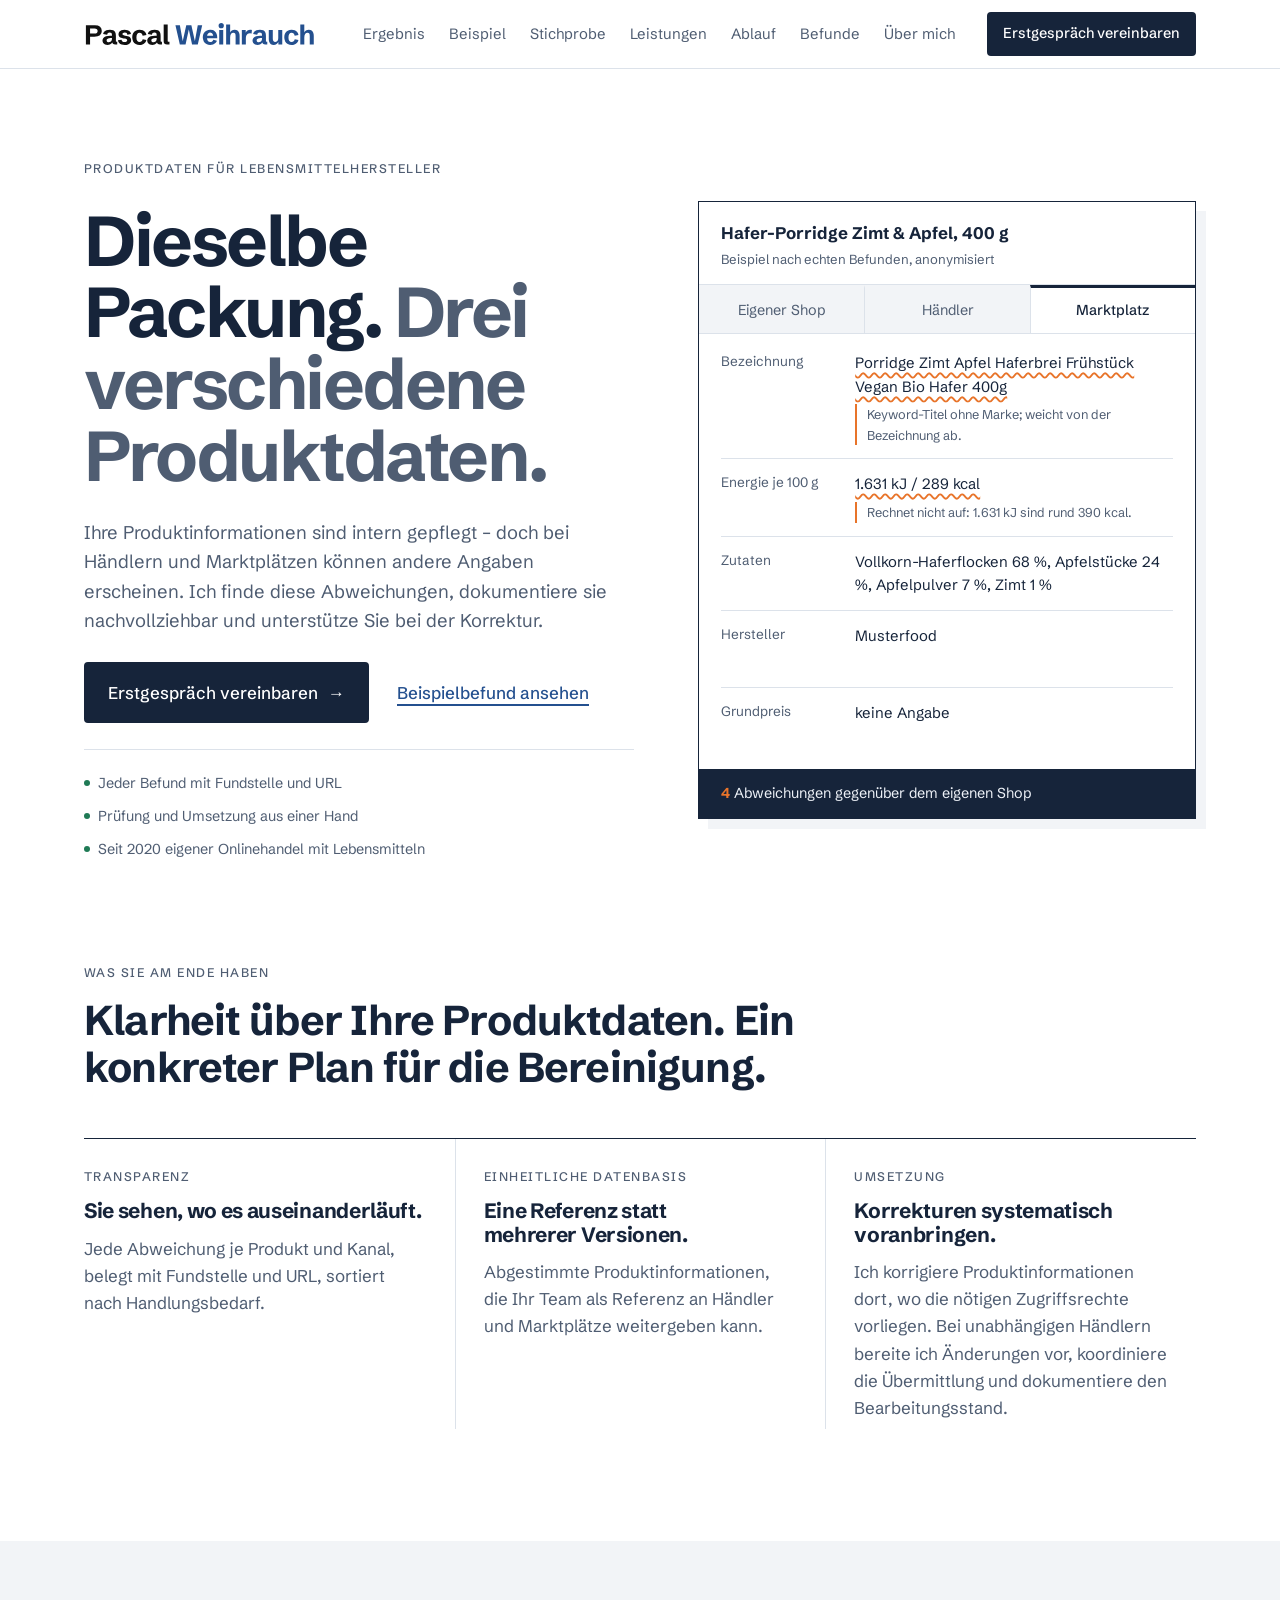
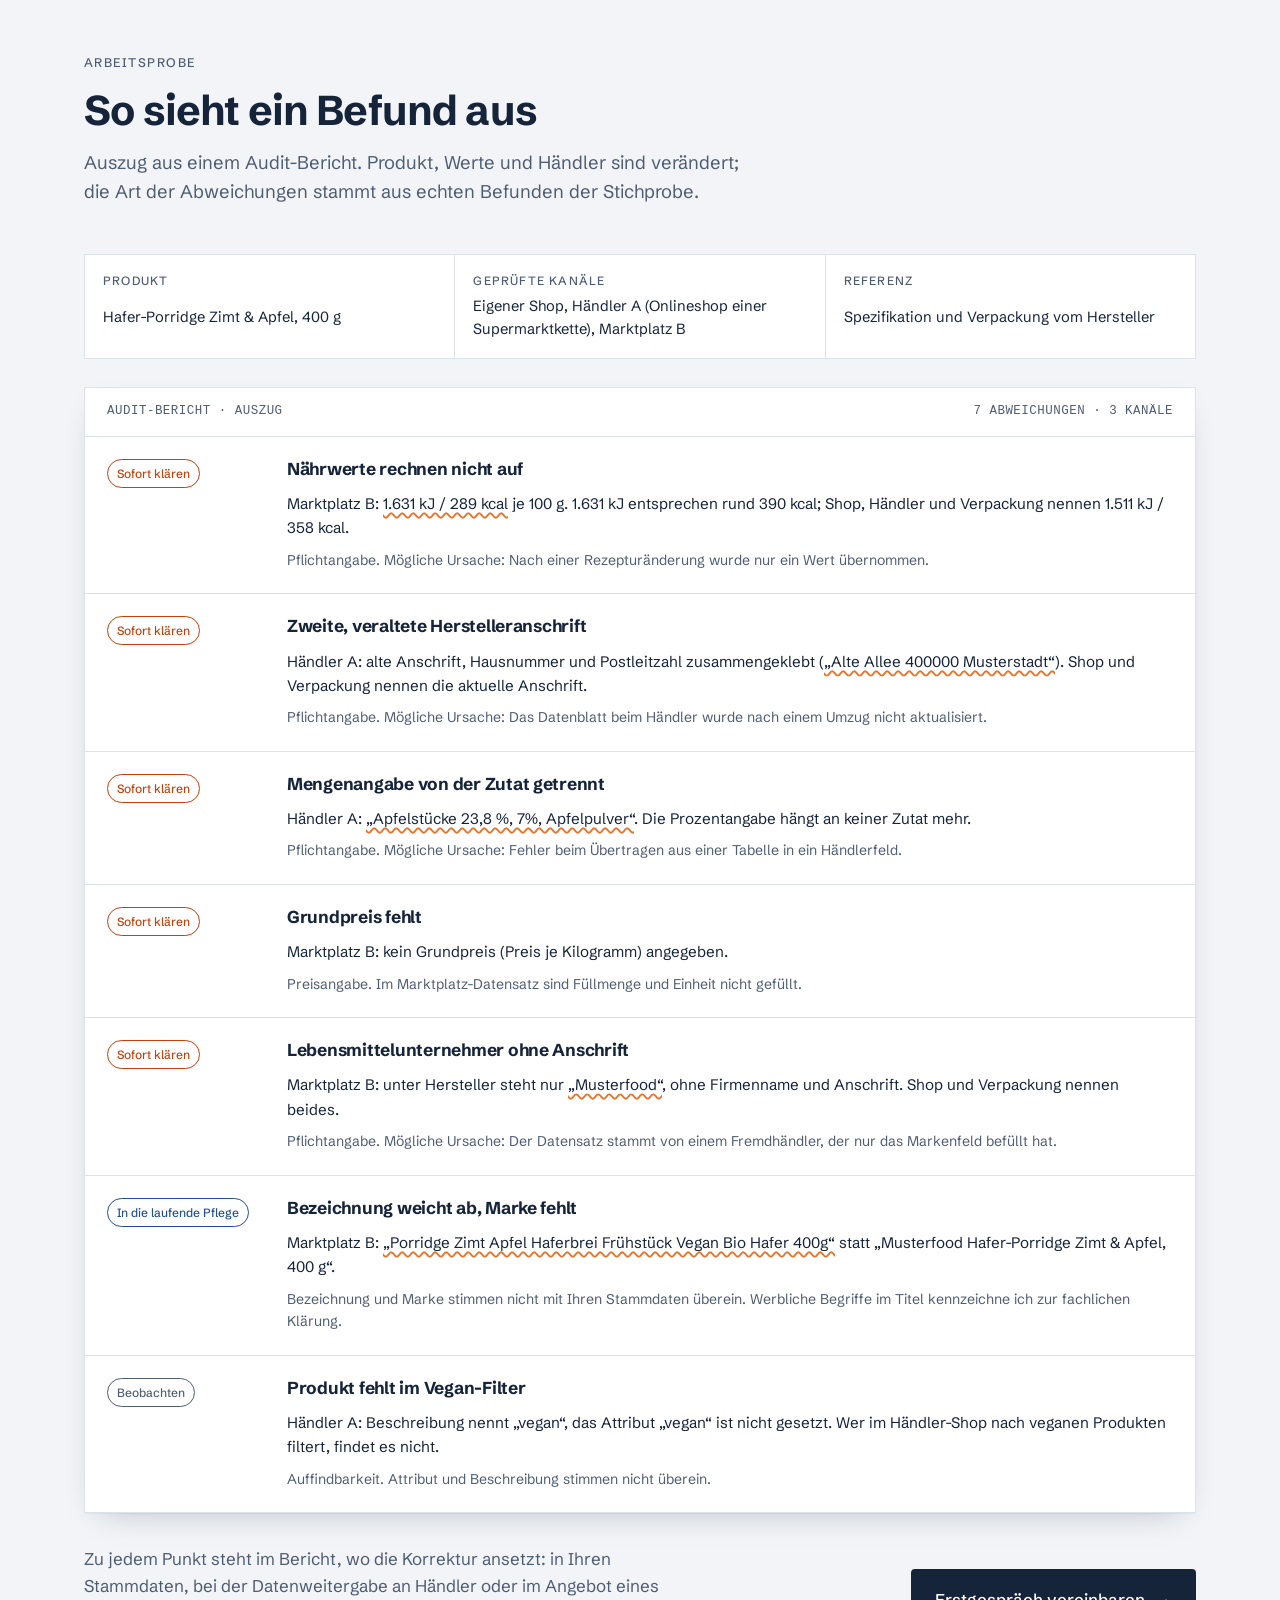
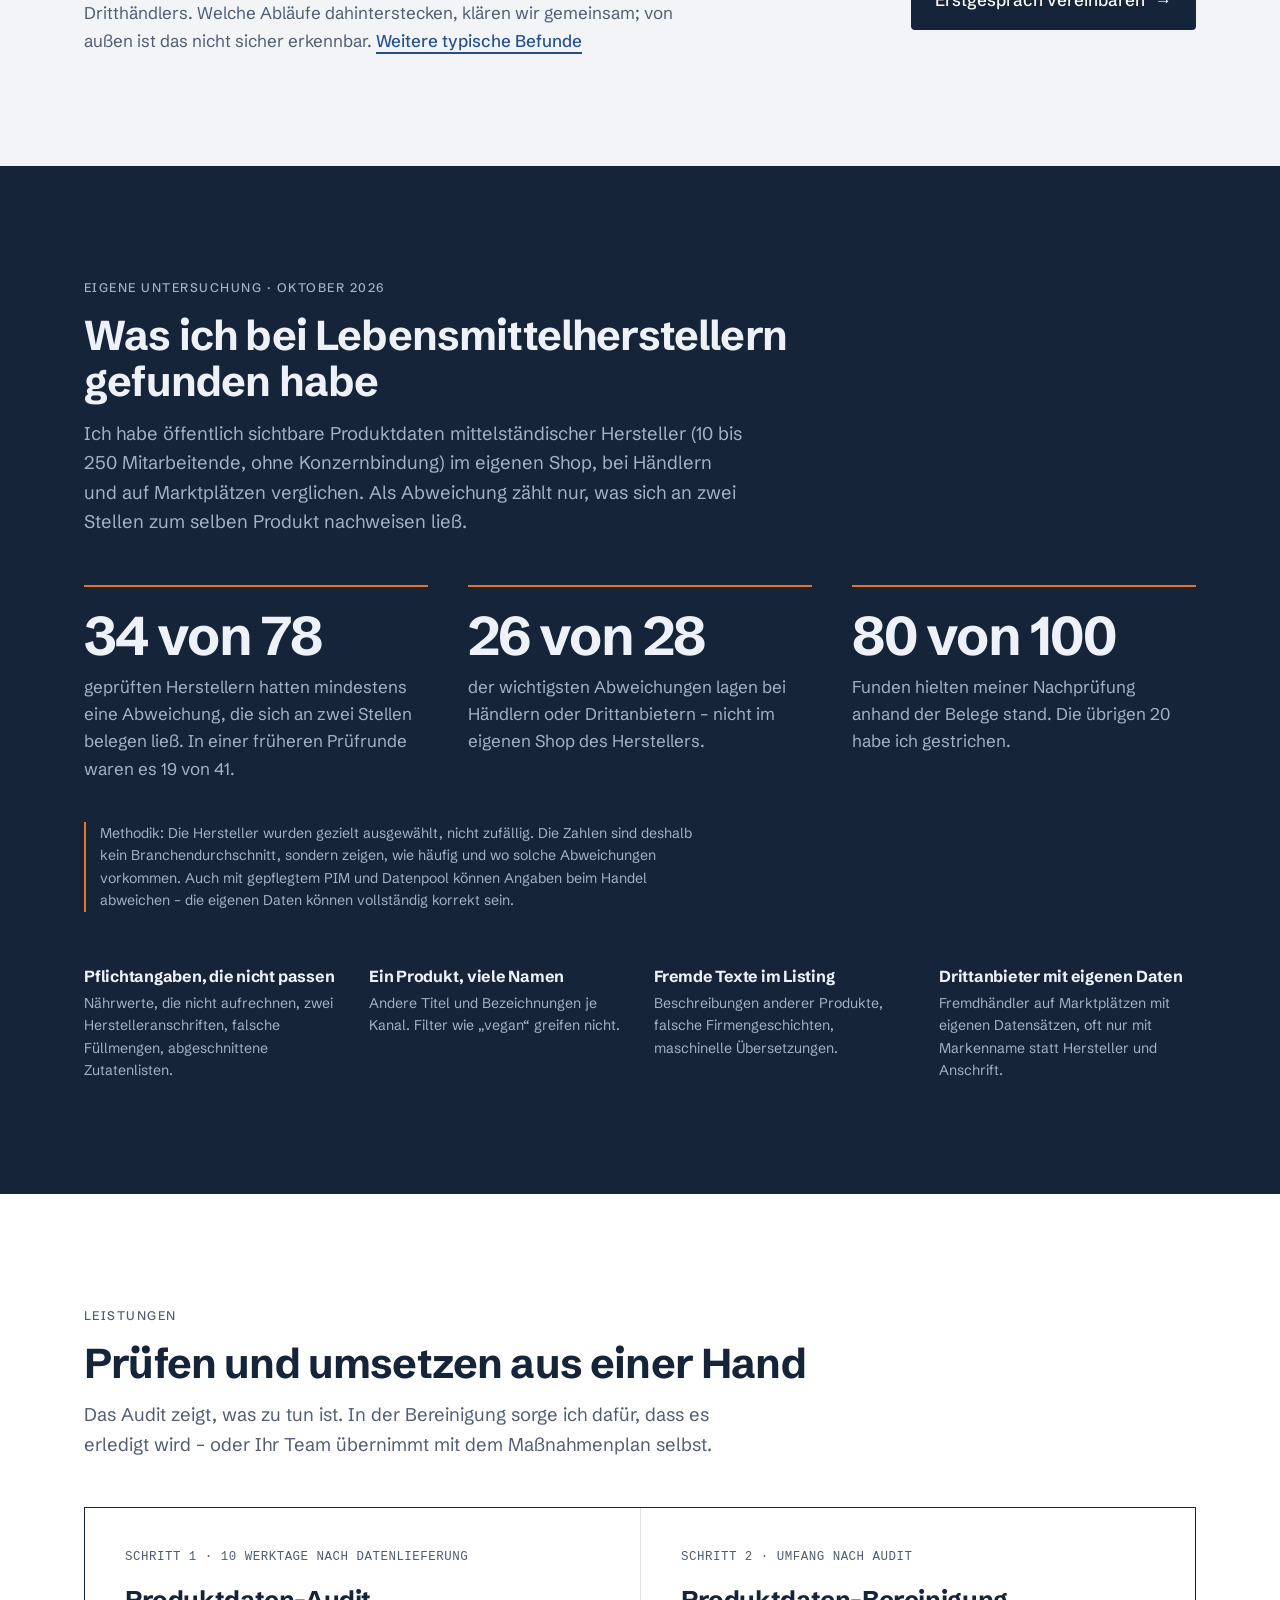
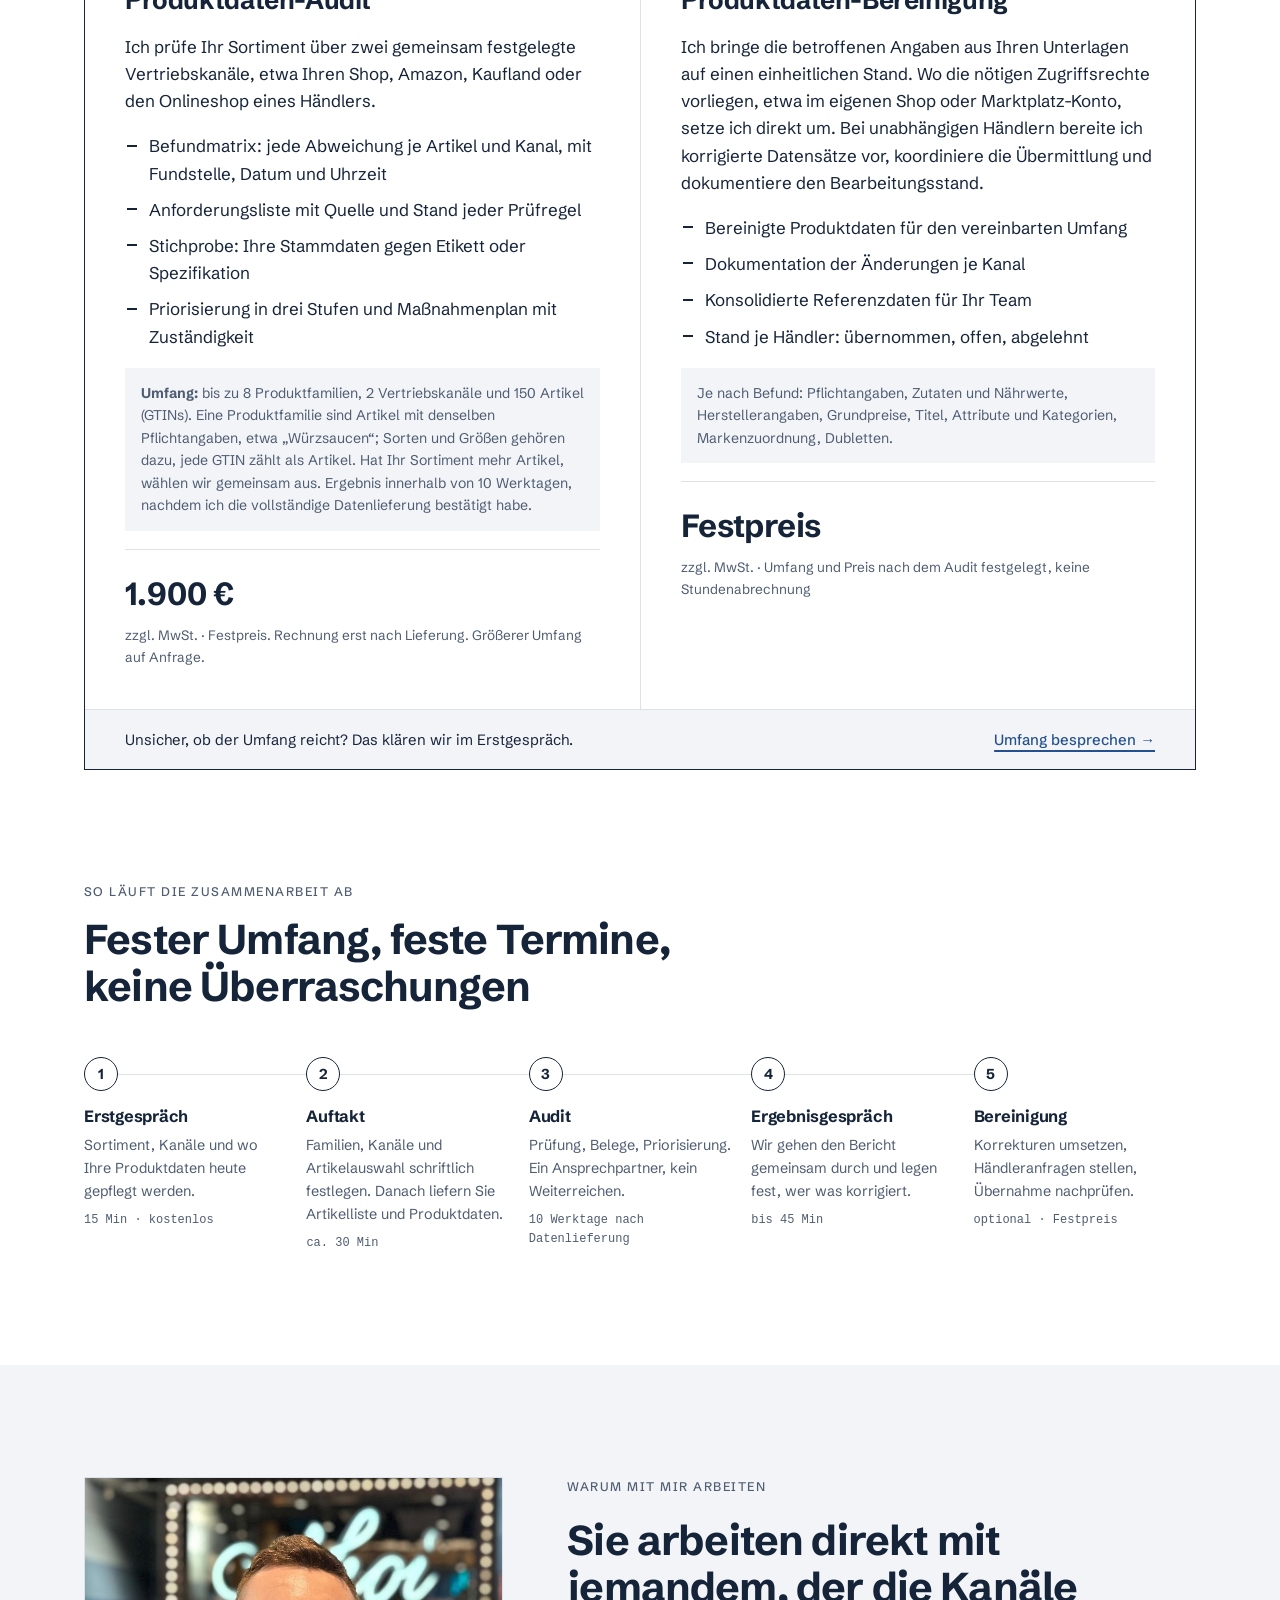
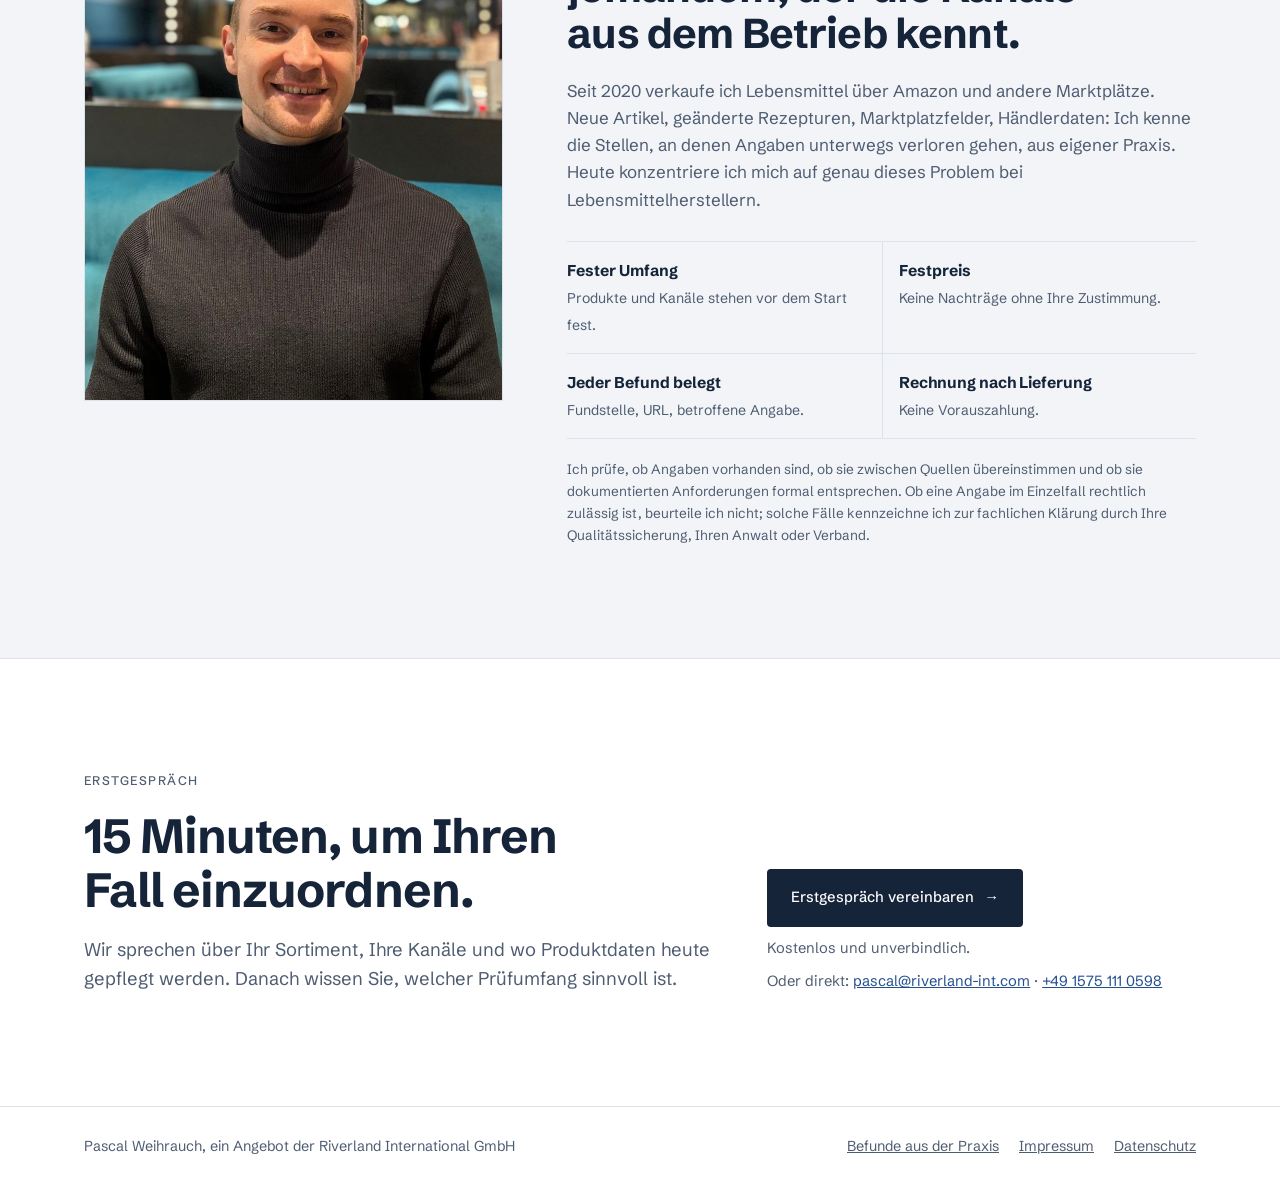
<file: index.html>
<!doctype html>
<html lang="de">
<head>
<meta charset="utf-8">
<meta name="viewport" content="width=device-width, initial-scale=1, viewport-fit=cover">
<title>Produktdaten-Audit für Lebensmittelhersteller | Pascal Weihrauch</title>
<link rel="icon" href="favicon.svg" type="image/svg+xml">
<link rel="icon" href="favicon-32.png" sizes="32x32" type="image/png">
<link rel="apple-touch-icon" href="favicon-180.png">
<meta name="description" content="Produktdaten für Lebensmittelhersteller: Ich finde Abweichungen zwischen Ihren Produktinformationen und den Angaben bei Händlern und Marktplätzen – und unterstütze Sie bei der Korrektur.">
<link rel="canonical" href="https://pascalweihrauch.de/">
<meta property="og:type" content="website">
<meta property="og:locale" content="de_DE">
<meta property="og:url" content="https://pascalweihrauch.de/">
<meta property="og:title" content="Produktdaten-Audit für Lebensmittelhersteller | Pascal Weihrauch">
<meta property="og:image" content="https://pascalweihrauch.de/og-image.png">
<meta property="og:image:width" content="1200">
<meta property="og:image:height" content="630">
<meta name="twitter:card" content="summary_large_image">
<meta property="og:description" content="Dieselbe Packung. Drei verschiedene Produktdaten. Prüfung und Bereinigung von Produktdaten bei Händlern und Marktplätzen.">
<link rel="stylesheet" href="styles.css">
<script type="application/ld+json">
{"@context":"https://schema.org","@graph":[
{"@type":"Person","@id":"https://pascalweihrauch.de/#person","name":"Pascal Weihrauch","url":"https://pascalweihrauch.de/","image":"https://pascalweihrauch.de/pascal-weihrauch.jpg","jobTitle":"Spezialist für Produktdaten von Lebensmittelherstellern","worksFor":{"@id":"https://pascalweihrauch.de/#org"},"sameAs":["https://www.linkedin.com/in/pascalweihrauch"]},
{"@type":"ProfessionalService","@id":"https://pascalweihrauch.de/#org","name":"Pascal Weihrauch – Produktdaten","legalName":"Riverland International GmbH","logo":"https://pascalweihrauch.de/favicon-512.png","url":"https://pascalweihrauch.de/","email":"pascal@riverland-int.com","telephone":"+4915751110598","address":{"@type":"PostalAddress","streetAddress":"Hangstraße 11","postalCode":"21075","addressLocality":"Hamburg","addressCountry":"DE"},"areaServed":"DE","founder":{"@id":"https://pascalweihrauch.de/#person"}}
]}
</script>
<meta name="color-scheme" content="light dark">
</head>
<body>
<a class="skip" href="#inhalt">Zum Inhalt</a>

<header class="top">
  <div class="wrap top-inner">
    <a class="brand" href="./" aria-label="Pascal Weihrauch – Startseite"><picture><source srcset="logo/pascal-weihrauch_logo_dunkel.svg" media="(prefers-color-scheme: dark)"><img src="logo/pascal-weihrauch_logo_hell.svg" alt="Pascal Weihrauch" width="231" height="22"></picture></a>
    <nav aria-label="Hauptnavigation">
      <a href="#ergebnis">Ergebnis</a>
      <a href="#beispielbefund">Beispiel</a>
      <a href="#stichprobe">Stichprobe</a>
      <a href="#leistungen">Leistungen</a>
      <a href="#arbeitsweise">Ablauf</a>
      <a href="befunde/">Befunde</a>
      <a href="#ueber">Über mich</a>
    </nav>
    <a class="btn btn-small" href="termin/">Erstgespräch vereinbaren</a>
  </div>
</header>

<main id="inhalt">

<!-- Hero (Variante C). Variante A: siehe Kommentar am Ende der Datei. -->
<section class="hero">
  <div class="wrap hero-grid">
    <div class="hero-text">
      <p class="kicker">Produktdaten für Lebensmittelhersteller</p>
      <h1>Dieselbe Packung. <span class="soft">Drei verschiedene Produktdaten.</span></h1>
      <p class="lead">Ihre Produktinformationen sind intern gepflegt – doch bei Händlern und Marktplätzen können andere Angaben erscheinen. Ich finde diese Abweichungen, dokumentiere sie nachvollziehbar und unterstütze Sie bei der Korrektur.</p>
      <div class="cta-row">
        <a class="btn" href="termin/">Erstgespräch vereinbaren <span class="arr" aria-hidden="true">→</span></a>
        <a class="textlink" href="#beispielbefund">Beispielbefund ansehen</a>
      </div>
      <ul class="trust">
        <li>Jeder Befund mit Fundstelle und URL</li>
        <li>Prüfung und Umsetzung aus einer Hand</li>
        <li>Seit 2020 eigener Onlinehandel mit Lebensmitteln</li>
      </ul>
    </div>

    <figure class="exhibit" id="vorschau" aria-labelledby="ex-title">
      <figcaption class="ex-head">
        <span id="ex-title" class="ex-title">Hafer-Porridge Zimt &amp; Apfel, 400 g</span>
        <span class="ex-anon">Beispiel nach echten Befunden, anonymisiert</span>
      </figcaption>
      <div class="tabs" role="tablist" aria-label="Kanal wählen">
        <button role="tab" aria-selected="true" aria-controls="ex-body" data-ch="shop">Eigener Shop</button>
        <button role="tab" aria-selected="false" aria-controls="ex-body" data-ch="haendler">Händler</button>
        <button role="tab" aria-selected="false" aria-controls="ex-body" data-ch="markt">Marktplatz</button>
      </div>
      <dl class="ex-body" id="ex-body" role="tabpanel" aria-live="polite"></dl>
      <p class="ex-count"><span id="ex-n">0</span> Abweichungen gegenüber dem eigenen Shop</p>
    </figure>
  </div>
</section>

<!-- Ergebnis -->
<section id="ergebnis" class="outcome-sec">
  <div class="wrap">
    <div class="sec-head">
      <p class="kicker">Was Sie am Ende haben</p>
      <h2>Klarheit über Ihre Produktdaten. Ein konkreter Plan für die Bereinigung.</h2>
    </div>
    <div class="outcomes">
      <div class="outcome">
        <span class="label">Transparenz</span>
        <h3>Sie sehen, wo es auseinanderläuft.</h3>
        <p>Jede Abweichung je Produkt und Kanal, belegt mit Fundstelle und URL, sortiert nach Handlungsbedarf.</p>
      </div>
      <div class="outcome">
        <span class="label">Einheitliche Datenbasis</span>
        <h3>Eine Referenz statt mehrerer Versionen.</h3>
        <p>Abgestimmte Produktinformationen, die Ihr Team als Referenz an Händler und Marktplätze weitergeben kann.</p>
      </div>
      <div class="outcome">
        <span class="label">Umsetzung</span>
        <h3>Korrekturen systematisch voranbringen.</h3>
        <p>Ich korrigiere Produktinformationen dort, wo die nötigen Zugriffsrechte vorliegen. Bei unabhängigen Händlern bereite ich Änderungen vor, koordiniere die Übermittlung und dokumentiere den Bearbeitungsstand.</p>
      </div>
    </div>
  </div>
</section>

<!-- Beispielbefund -->
<section id="beispielbefund" class="case">
  <div class="wrap">
    <div class="sec-head">
      <p class="kicker">Arbeitsprobe</p>
      <h2>So sieht ein Befund aus</h2>
      <p class="lead">Auszug aus einem Audit-Bericht. Produkt, Werte und Händler sind verändert; die Art der Abweichungen stammt aus echten Befunden der Stichprobe.</p>
    </div>
    <dl class="case-meta">
      <div><dt>Produkt</dt><dd>Hafer-Porridge Zimt &amp; Apfel, 400 g</dd></div>
      <div><dt>Geprüfte Kanäle</dt><dd>Eigener Shop, Händler A (Onlineshop einer Supermarktkette), Marktplatz B</dd></div>
      <div><dt>Referenz</dt><dd>Spezifikation und Verpackung vom Hersteller</dd></div>
    </dl>
    <div class="report">
      <div class="report-head"><span>Audit-Bericht · Auszug</span><span>7 Abweichungen · 3 Kanäle</span></div>
      <article class="finding"><span class="chip crit">Sofort klären</span><div class="f-body">
        <h3>Nährwerte rechnen nicht auf</h3>
        <p class="where">Marktplatz B: <mark>1.631 kJ / 289 kcal</mark> je 100 g. 1.631 kJ entsprechen rund 390 kcal; Shop, Händler und Verpackung nennen 1.511 kJ / 358 kcal.</p>
        <p class="cause">Pflichtangabe. Mögliche Ursache: Nach einer Rezepturänderung wurde nur ein Wert übernommen.</p></div></article>
      <article class="finding"><span class="chip crit">Sofort klären</span><div class="f-body">
        <h3>Zweite, veraltete Herstelleranschrift</h3>
        <p class="where">Händler A: alte Anschrift, Hausnummer und Postleitzahl zusammengeklebt (<mark>„Alte Allee 400000 Musterstadt“</mark>). Shop und Verpackung nennen die aktuelle Anschrift.</p>
        <p class="cause">Pflichtangabe. Mögliche Ursache: Das Datenblatt beim Händler wurde nach einem Umzug nicht aktualisiert.</p></div></article>
      <article class="finding"><span class="chip crit">Sofort klären</span><div class="f-body">
        <h3>Mengenangabe von der Zutat getrennt</h3>
        <p class="where">Händler A: <mark>„Apfelstücke 23,8 %, 7%, Apfelpulver“</mark>. Die Prozentangabe hängt an keiner Zutat mehr.</p>
        <p class="cause">Pflichtangabe. Mögliche Ursache: Fehler beim Übertragen aus einer Tabelle in ein Händlerfeld.</p></div></article>
      <article class="finding"><span class="chip crit">Sofort klären</span><div class="f-body">
        <h3>Grundpreis fehlt</h3>
        <p class="where">Marktplatz B: kein Grundpreis (Preis je Kilogramm) angegeben.</p>
        <p class="cause">Preisangabe. Im Marktplatz-Datensatz sind Füllmenge und Einheit nicht gefüllt.</p></div></article>
      <article class="finding"><span class="chip crit">Sofort klären</span><div class="f-body">
        <h3>Lebensmittelunternehmer ohne Anschrift</h3>
        <p class="where">Marktplatz B: unter Hersteller steht nur <mark>„Musterfood“</mark>, ohne Firmenname und Anschrift. Shop und Verpackung nennen beides.</p>
        <p class="cause">Pflichtangabe. Mögliche Ursache: Der Datensatz stammt von einem Fremdhändler, der nur das Markenfeld befüllt hat.</p></div></article>
      <article class="finding"><span class="chip warn">In die laufende Pflege</span><div class="f-body">
        <h3>Bezeichnung weicht ab, Marke fehlt</h3>
        <p class="where">Marktplatz B: <mark>„Porridge Zimt Apfel Haferbrei Frühstück Vegan Bio Hafer 400g“</mark> statt „Musterfood Hafer-Porridge Zimt &amp; Apfel, 400 g“.</p>
        <p class="cause">Bezeichnung und Marke stimmen nicht mit Ihren Stammdaten überein. Werbliche Begriffe im Titel kennzeichne ich zur fachlichen Klärung.</p></div></article>
      <article class="finding"><span class="chip ok">Beobachten</span><div class="f-body">
        <h3>Produkt fehlt im Vegan-Filter</h3>
        <p class="where">Händler A: Beschreibung nennt „vegan“, das Attribut „vegan“ ist nicht gesetzt. Wer im Händler-Shop nach veganen Produkten filtert, findet es nicht.</p>
        <p class="cause">Auffindbarkeit. Attribut und Beschreibung stimmen nicht überein.</p></div></article>
    </div>
    <div class="case-close">
      <p>Zu jedem Punkt steht im Bericht, wo die Korrektur ansetzt: in Ihren Stammdaten, bei der Datenweitergabe an Händler oder im Angebot eines Dritthändlers. Welche Abläufe dahinterstecken, klären wir gemeinsam; von außen ist das nicht sicher erkennbar. <a class="textlink" href="befunde/">Weitere typische Befunde</a></p>
      <a class="btn" href="termin/">Erstgespräch vereinbaren <span class="arr" aria-hidden="true">→</span></a>
    </div>
  </div>
</section>

<!-- Stichprobe -->
<section id="stichprobe" class="proof">
  <div class="wrap">
    <div class="sec-head">
      <p class="kicker">Eigene Untersuchung · Oktober 2026</p>
      <h2>Was ich bei Lebensmittelherstellern gefunden habe</h2>
      <p class="lead">Ich habe öffentlich sichtbare Produktdaten mittelständischer Hersteller (10 bis 250 Mitarbeitende, ohne Konzernbindung) im eigenen Shop, bei Händlern und auf Marktplätzen verglichen. Als Abweichung zählt nur, was sich an zwei Stellen zum selben Produkt nachweisen ließ.</p>
    </div>
    <div class="stats">
      <div class="stat"><b>34 von 78</b><span>geprüften Herstellern hatten mindestens eine Abweichung, die sich an zwei Stellen belegen ließ. In einer früheren Prüfrunde waren es 19 von 41.</span></div>
      <div class="stat"><b>26 von 28</b><span>der wichtigsten Abweichungen lagen bei Händlern oder Drittanbietern – nicht im eigenen Shop des Herstellers.</span></div>
      <div class="stat"><b>80 von 100</b><span>Funden hielten meiner Nachprüfung anhand der Belege stand. Die übrigen 20 habe ich gestrichen.</span></div>
    </div>
    <p class="method">Methodik: Die Hersteller wurden gezielt ausgewählt, nicht zufällig. Die Zahlen sind deshalb kein Branchendurchschnitt, sondern zeigen, wie häufig und wo solche Abweichungen vorkommen. Auch mit gepflegtem PIM und Datenpool können Angaben beim Handel abweichen – die eigenen Daten können vollständig korrekt sein.</p>
    <div class="groups">
      <div><h3>Pflichtangaben, die nicht passen</h3><p>Nährwerte, die nicht aufrechnen, zwei Herstelleranschriften, falsche Füllmengen, abgeschnittene Zutatenlisten.</p></div>
      <div><h3>Ein Produkt, viele Namen</h3><p>Andere Titel und Bezeichnungen je Kanal. Filter wie „vegan“ greifen nicht.</p></div>
      <div><h3>Fremde Texte im Listing</h3><p>Beschreibungen anderer Produkte, falsche Firmengeschichten, maschinelle Übersetzungen.</p></div>
      <div><h3>Drittanbieter mit eigenen Daten</h3><p>Fremdhändler auf Marktplätzen mit eigenen Datensätzen, oft nur mit Markenname statt Hersteller und Anschrift.</p></div>
    </div>
  </div>
</section>

<!-- Leistungen -->
<section id="leistungen" class="offers">
  <div class="wrap">
    <div class="sec-head">
      <p class="kicker">Leistungen</p>
      <h2>Prüfen und umsetzen aus einer Hand</h2>
      <p class="lead">Das Audit zeigt, was zu tun ist. In der Bereinigung sorge ich dafür, dass es erledigt wird – oder Ihr Team übernimmt mit dem Maßnahmenplan selbst.</p>
    </div>
    <div class="offer">
      <div class="step">
        <span class="label">Schritt 1 · 10 Werktage nach Datenlieferung</span>
        <h3>Produktdaten-Audit</h3>
        <p>Ich prüfe Ihr Sortiment über zwei gemeinsam festgelegte Vertriebskanäle, etwa Ihren Shop, Amazon, Kaufland oder den Onlineshop eines Händlers.</p>
        <ul class="dash">
          <li>Befundmatrix: jede Abweichung je Artikel und Kanal, mit Fundstelle, Datum und Uhrzeit</li>
          <li>Anforderungsliste mit Quelle und Stand jeder Prüfregel</li>
          <li>Stichprobe: Ihre Stammdaten gegen Etikett oder Spezifikation</li>
          <li>Priorisierung in drei Stufen und Maßnahmenplan mit Zuständigkeit</li>
        </ul>
        <p class="aside"><strong>Umfang:</strong> bis zu 8 Produktfamilien, 2 Vertriebskanäle und 150 Artikel (GTINs). Eine Produktfamilie sind Artikel mit denselben Pflichtangaben, etwa „Würzsaucen“; Sorten und Größen gehören dazu, jede GTIN zählt als Artikel. Hat Ihr Sortiment mehr Artikel, wählen wir gemeinsam aus. Ergebnis innerhalb von 10 Werktagen, nachdem ich die vollständige Datenlieferung bestätigt habe.</p>
        <div class="price"><b>1.900 €</b><small>zzgl. MwSt. · Festpreis. Rechnung erst nach Lieferung. Größerer Umfang auf Anfrage.</small></div>
      </div>
      <div class="step">
        <span class="label">Schritt 2 · Umfang nach Audit</span>
        <h3>Produktdaten-Bereinigung</h3>
        <p>Ich bringe die betroffenen Angaben aus Ihren Unterlagen auf einen einheitlichen Stand. Wo die nötigen Zugriffsrechte vorliegen, etwa im eigenen Shop oder Marktplatz-Konto, setze ich direkt um. Bei unabhängigen Händlern bereite ich korrigierte Datensätze vor, koordiniere die Übermittlung und dokumentiere den Bearbeitungsstand.</p>
        <ul class="dash">
          <li>Bereinigte Produktdaten für den vereinbarten Umfang</li>
          <li>Dokumentation der Änderungen je Kanal</li>
          <li>Konsolidierte Referenzdaten für Ihr Team</li>
          <li>Stand je Händler: übernommen, offen, abgelehnt</li>
        </ul>
        <p class="aside">Je nach Befund: Pflichtangaben, Zutaten und Nährwerte, Herstellerangaben, Grundpreise, Titel, Attribute und Kategorien, Markenzuordnung, Dubletten.</p>
        <div class="price"><b>Festpreis</b><small>zzgl. MwSt. · Umfang und Preis nach dem Audit festgelegt, keine Stundenabrechnung</small></div>
      </div>
      <div class="offer-bridge">
        <span>Unsicher, ob der Umfang reicht? Das klären wir im Erstgespräch.</span>
        <a class="textlink" href="termin/">Umfang besprechen →</a>
      </div>
    </div>
  </div>
</section>

<!-- Ablauf (id bleibt "arbeitsweise" für bestehende Links) -->
<section id="arbeitsweise" class="process-sec">
  <div class="wrap">
    <div class="sec-head">
      <p class="kicker">So läuft die Zusammenarbeit ab</p>
      <h2>Fester Umfang, feste Termine, keine Überraschungen</h2>
    </div>
    <ol class="process">
      <li><h3>Erstgespräch</h3><p>Sortiment, Kanäle und wo Ihre Produktdaten heute gepflegt werden.</p><span class="dur">15 Min · kostenlos</span></li>
      <li><h3>Auftakt</h3><p>Familien, Kanäle und Artikelauswahl schriftlich festlegen. Danach liefern Sie Artikelliste und Produktdaten.</p><span class="dur">ca. 30 Min</span></li>
      <li><h3>Audit</h3><p>Prüfung, Belege, Priorisierung. Ein Ansprechpartner, kein Weiterreichen.</p><span class="dur">10 Werktage nach Datenlieferung</span></li>
      <li><h3>Ergebnisgespräch</h3><p>Wir gehen den Bericht gemeinsam durch und legen fest, wer was korrigiert.</p><span class="dur">bis 45 Min</span></li>
      <li><h3>Bereinigung</h3><p>Korrekturen umsetzen, Händleranfragen stellen, Übernahme nachprüfen.</p><span class="dur">optional · Festpreis</span></li>
    </ol>
  </div>
</section>

<!-- Über mich -->
<section id="ueber" class="about">
  <div class="wrap why">
    <div class="portrait">
      <img src="pascal-weihrauch.jpg" width="800" height="1000" alt="Pascal Weihrauch" loading="lazy">
    </div>
    <div class="why-copy">
      <p class="kicker">Warum mit mir arbeiten</p>
      <h2>Sie arbeiten direkt mit jemandem, der die Kanäle aus dem Betrieb kennt.</h2>
      <p>Seit 2020 verkaufe ich Lebensmittel über Amazon und andere Marktplätze. Neue Artikel, geänderte Rezepturen, Marktplatzfelder, Händlerdaten: Ich kenne die Stellen, an denen Angaben unterwegs verloren gehen, aus eigener Praxis. Heute konzentriere ich mich auf genau dieses Problem bei Lebensmittelherstellern.</p>
      <div class="standards">
        <div><b>Fester Umfang</b><span>Produkte und Kanäle stehen vor dem Start fest.</span></div>
        <div><b>Festpreis</b><span>Keine Nachträge ohne Ihre Zustimmung.</span></div>
        <div><b>Jeder Befund belegt</b><span>Fundstelle, URL, betroffene Angabe.</span></div>
        <div><b>Rechnung nach Lieferung</b><span>Keine Vorauszahlung.</span></div>
      </div>
      <p class="disclaimer">Ich prüfe, ob Angaben vorhanden sind, ob sie zwischen Quellen übereinstimmen und ob sie dokumentierten Anforderungen formal entsprechen. Ob eine Angabe im Einzelfall rechtlich zulässig ist, beurteile ich nicht; solche Fälle kennzeichne ich zur fachlichen Klärung durch Ihre Qualitätssicherung, Ihren Anwalt oder Verband.</p>
    </div>
  </div>
</section>

<!-- Kontakt -->
<section id="kontakt" class="contact">
  <div class="wrap contact-grid">
    <div class="contact-text">
      <p class="kicker">Erstgespräch</p>
      <h2>15 Minuten, um Ihren Fall einzuordnen.</h2>
      <p class="lead">Wir sprechen über Ihr Sortiment, Ihre Kanäle und wo Produktdaten heute gepflegt werden. Danach wissen Sie, welcher Prüfumfang sinnvoll ist.</p>
    </div>
    <div class="contact-meta">
      <a class="btn" href="termin/">Erstgespräch vereinbaren <span class="arr" aria-hidden="true">→</span></a>
      <span>Kostenlos und unverbindlich.</span>
      <span>Oder direkt: <a href="mailto:pascal@riverland-int.com">pascal@riverland-int.com</a> · <a href="tel:+4915751110598">+49 1575 111 0598</a></span>
    </div>
  </div>
</section>

</main>

<footer class="foot">
  <div class="wrap foot-inner">
    <span>Pascal Weihrauch, ein Angebot der Riverland International GmbH</span>
    <nav aria-label="Rechtliches"><a href="befunde/">Befunde aus der Praxis</a><a href="impressum.html">Impressum</a><a href="datenschutz.html">Datenschutz</a></nav>
  </div>
</footer>

<script src="exhibit.js"></script>
<!--
  Hero-Variante A (nach Review vom 27.10. zurückgestellt: "Überall richtig" verspricht mehr, als steuerbar ist):
  <p class="kicker">Produktdaten · Lebensmittelhersteller</p>
  <h1>Ihre Produktdaten. <span class="soft">Überall richtig.</span></h1>
-->
</body>
</html>
</file>
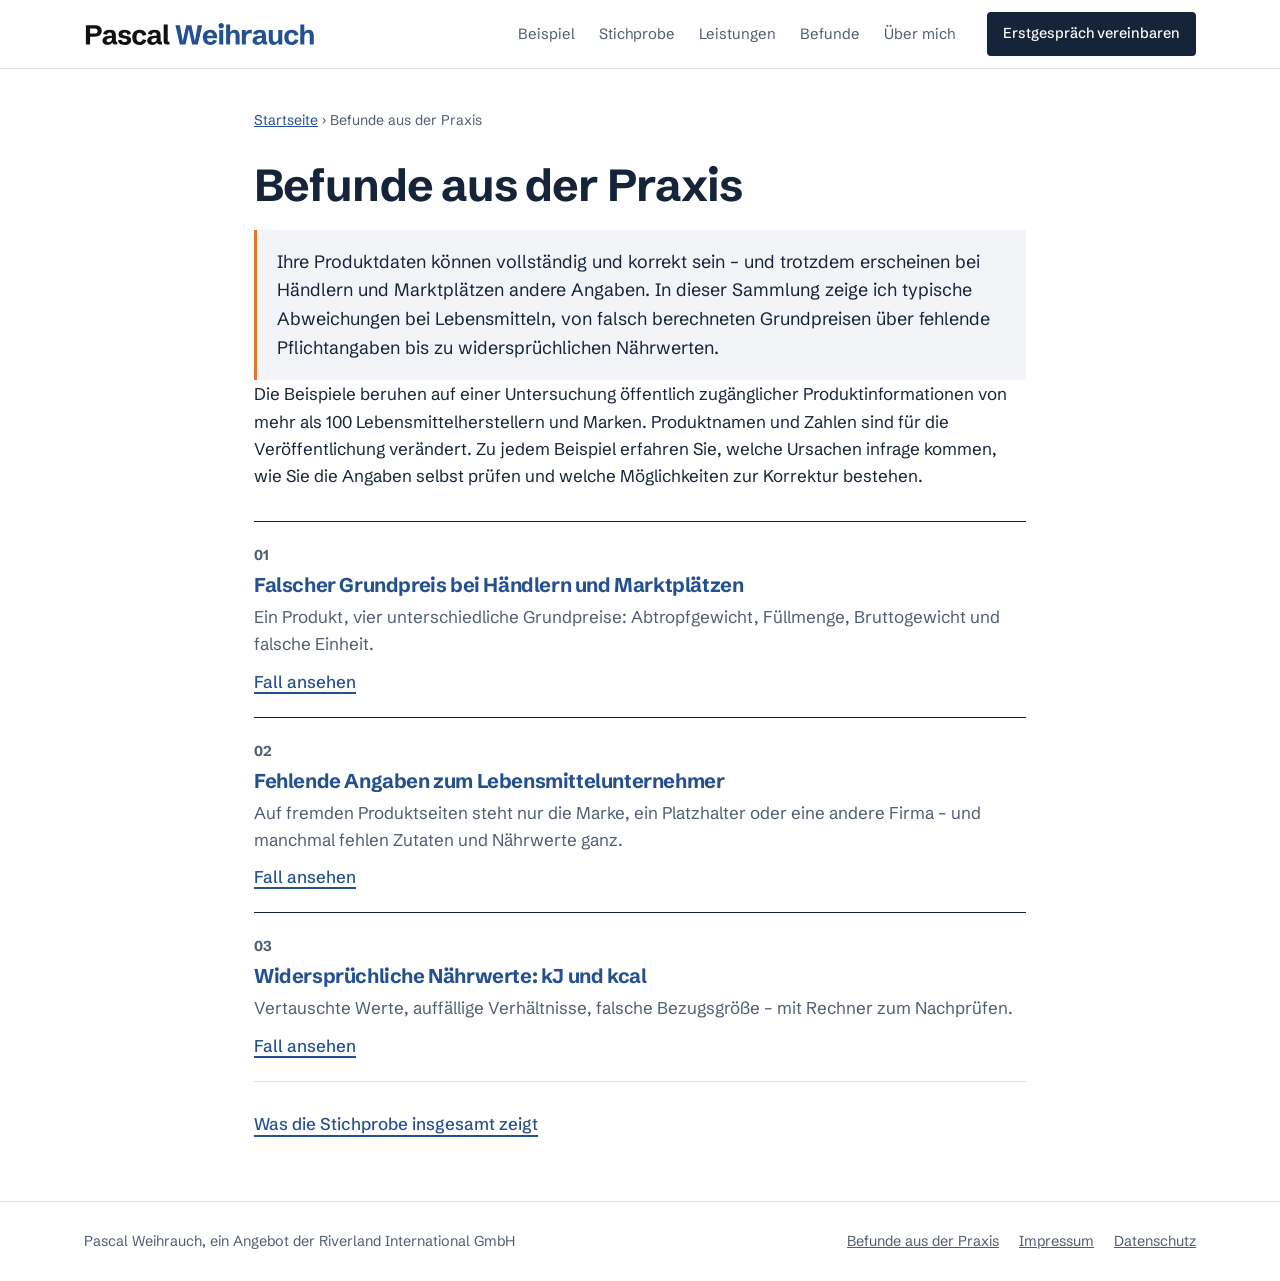
<file: befunde/index.html>
<!doctype html>
<html lang="de">
<head>
<meta charset="utf-8">
<meta name="viewport" content="width=device-width, initial-scale=1, viewport-fit=cover">
<title>Befunde aus der Praxis: typische Fehler in Produktdaten von Lebensmitteln | Pascal Weihrauch</title>
<link rel="icon" href="../favicon.svg" type="image/svg+xml">
<link rel="icon" href="../favicon-32.png" sizes="32x32" type="image/png">
<link rel="apple-touch-icon" href="../favicon-180.png">
<meta name="description" content="Typische Abweichungen in den Produktdaten von Lebensmitteln bei Händlern und Marktplätzen: falsche Grundpreise, fehlende Angaben zum Lebensmittelunternehmer, widersprüchliche Nährwerte – mit Prüfanleitung.">
<link rel="canonical" href="https://pascalweihrauch.de/befunde/">
<meta property="og:type" content="website">
<meta property="og:locale" content="de_DE">
<meta property="og:url" content="https://pascalweihrauch.de/befunde/">
<meta property="og:title" content="Befunde aus der Praxis: typische Fehler in Produktdaten von Lebensmitteln | Pascal Weihrauch">
<meta property="og:image" content="https://pascalweihrauch.de/og-image.png">
<meta property="og:image:width" content="1200">
<meta property="og:image:height" content="630">
<meta name="twitter:card" content="summary_large_image">
<meta property="og:description" content="Typische Abweichungen in den Produktdaten von Lebensmitteln bei Händlern und Marktplätzen: falsche Grundpreise, fehlende Angaben zum Lebensmittelunternehmer, widersprüchliche Nährwerte – mit Prüfanleitung.">
<link rel="stylesheet" href="../styles.css">
<script type="application/ld+json">{"@context": "https://schema.org", "@graph": [{"@type": "BreadcrumbList", "itemListElement": [{"@type": "ListItem", "position": 1, "name": "Startseite", "item": "https://pascalweihrauch.de/"}, {"@type": "ListItem", "position": 2, "name": "Befunde aus der Praxis", "item": "https://pascalweihrauch.de/befunde/"}]}, {"@type": "CollectionPage", "name": "Befunde aus der Praxis: typische Fehler in Produktdaten von Lebensmitteln | Pascal Weihrauch", "description": "Typische Abweichungen in den Produktdaten von Lebensmitteln bei Händlern und Marktplätzen: falsche Grundpreise, fehlende Angaben zum Lebensmittelunternehmer, widersprüchliche Nährwerte – mit Prüfanleitung.", "url": "https://pascalweihrauch.de/befunde/", "inLanguage": "de-DE"}]}</script>
</head>
<body>
<a class="skip" href="#inhalt">Zum Inhalt</a>
<header class="top"><div class="wrap top-inner">
  <a class="brand" href="../" aria-label="Pascal Weihrauch – Startseite"><picture><source srcset="../logo/pascal-weihrauch_logo_dunkel.svg" media="(prefers-color-scheme: dark)"><img src="../logo/pascal-weihrauch_logo_hell.svg" alt="Pascal Weihrauch" width="231" height="22"></picture></a>
  <nav aria-label="Hauptnavigation"><a href="../#beispielbefund">Beispiel</a><a href="../#stichprobe">Stichprobe</a><a href="../#leistungen">Leistungen</a><a href="../befunde/">Befunde</a><a href="../#ueber">Über mich</a></nav>
  <a class="btn btn-small" href="../termin/">Erstgespräch vereinbaren</a>
</div></header>
<main id="inhalt" class="wrap article">
<p class="crumbs"><a href="../">Startseite</a> <span aria-hidden="true">›</span> <span>Befunde aus der Praxis</span></p>
<h1>Befunde aus der Praxis</h1>
<p class="answer">Ihre Produktdaten können vollständig und korrekt sein – und trotzdem erscheinen bei Händlern und Marktplätzen andere Angaben. In dieser Sammlung zeige ich typische Abweichungen bei Lebensmitteln, von falsch berechneten Grundpreisen über fehlende Pflichtangaben bis zu widersprüchlichen Nährwerten.</p>
<p>Die Beispiele beruhen auf einer Untersuchung öffentlich zugänglicher Produktinformationen von mehr als 100 Lebensmittelherstellern und Marken. Produktnamen und Zahlen sind für die Veröffentlichung verändert. Zu jedem Beispiel erfahren Sie, welche Ursachen infrage kommen, wie Sie die Angaben selbst prüfen und welche Möglichkeiten zur Korrektur bestehen.</p>
<ul class="hub-list"><li><a href="grundpreis-falsch-berechnet/"><span class="card-no">01</span><h2>Falscher Grundpreis bei Händlern und Marktplätzen</h2><p>Ein Produkt, vier unterschiedliche Grundpreise: Abtropfgewicht, Füllmenge, Bruttogewicht und falsche Einheit.</p><span class="card-go">Fall ansehen</span></a></li><li><a href="lebensmittelunternehmer-fehlt/"><span class="card-no">02</span><h2>Fehlende Angaben zum Lebensmittelunternehmer</h2><p>Auf fremden Produktseiten steht nur die Marke, ein Platzhalter oder eine andere Firma – und manchmal fehlen Zutaten und Nährwerte ganz.</p><span class="card-go">Fall ansehen</span></a></li><li><a href="kj-kcal-passen-nicht/"><span class="card-no">03</span><h2>Widersprüchliche Nährwerte: kJ und kcal</h2><p>Vertauschte Werte, auffällige Verhältnisse, falsche Bezugsgröße – mit Rechner zum Nachprüfen.</p><span class="card-go">Fall ansehen</span></a></li></ul>
<p class="hub-more"><a class="textlink" href="../#stichprobe">Was die Stichprobe insgesamt zeigt</a></p>
</main>
<footer class="foot"><div class="wrap foot-inner">
  <span>Pascal Weihrauch, ein Angebot der Riverland International GmbH</span>
  <nav aria-label="Rechtliches"><a href="../befunde/">Befunde aus der Praxis</a><a href="../impressum.html">Impressum</a><a href="../datenschutz.html">Datenschutz</a></nav>
</div></footer>
</body></html>
</file>
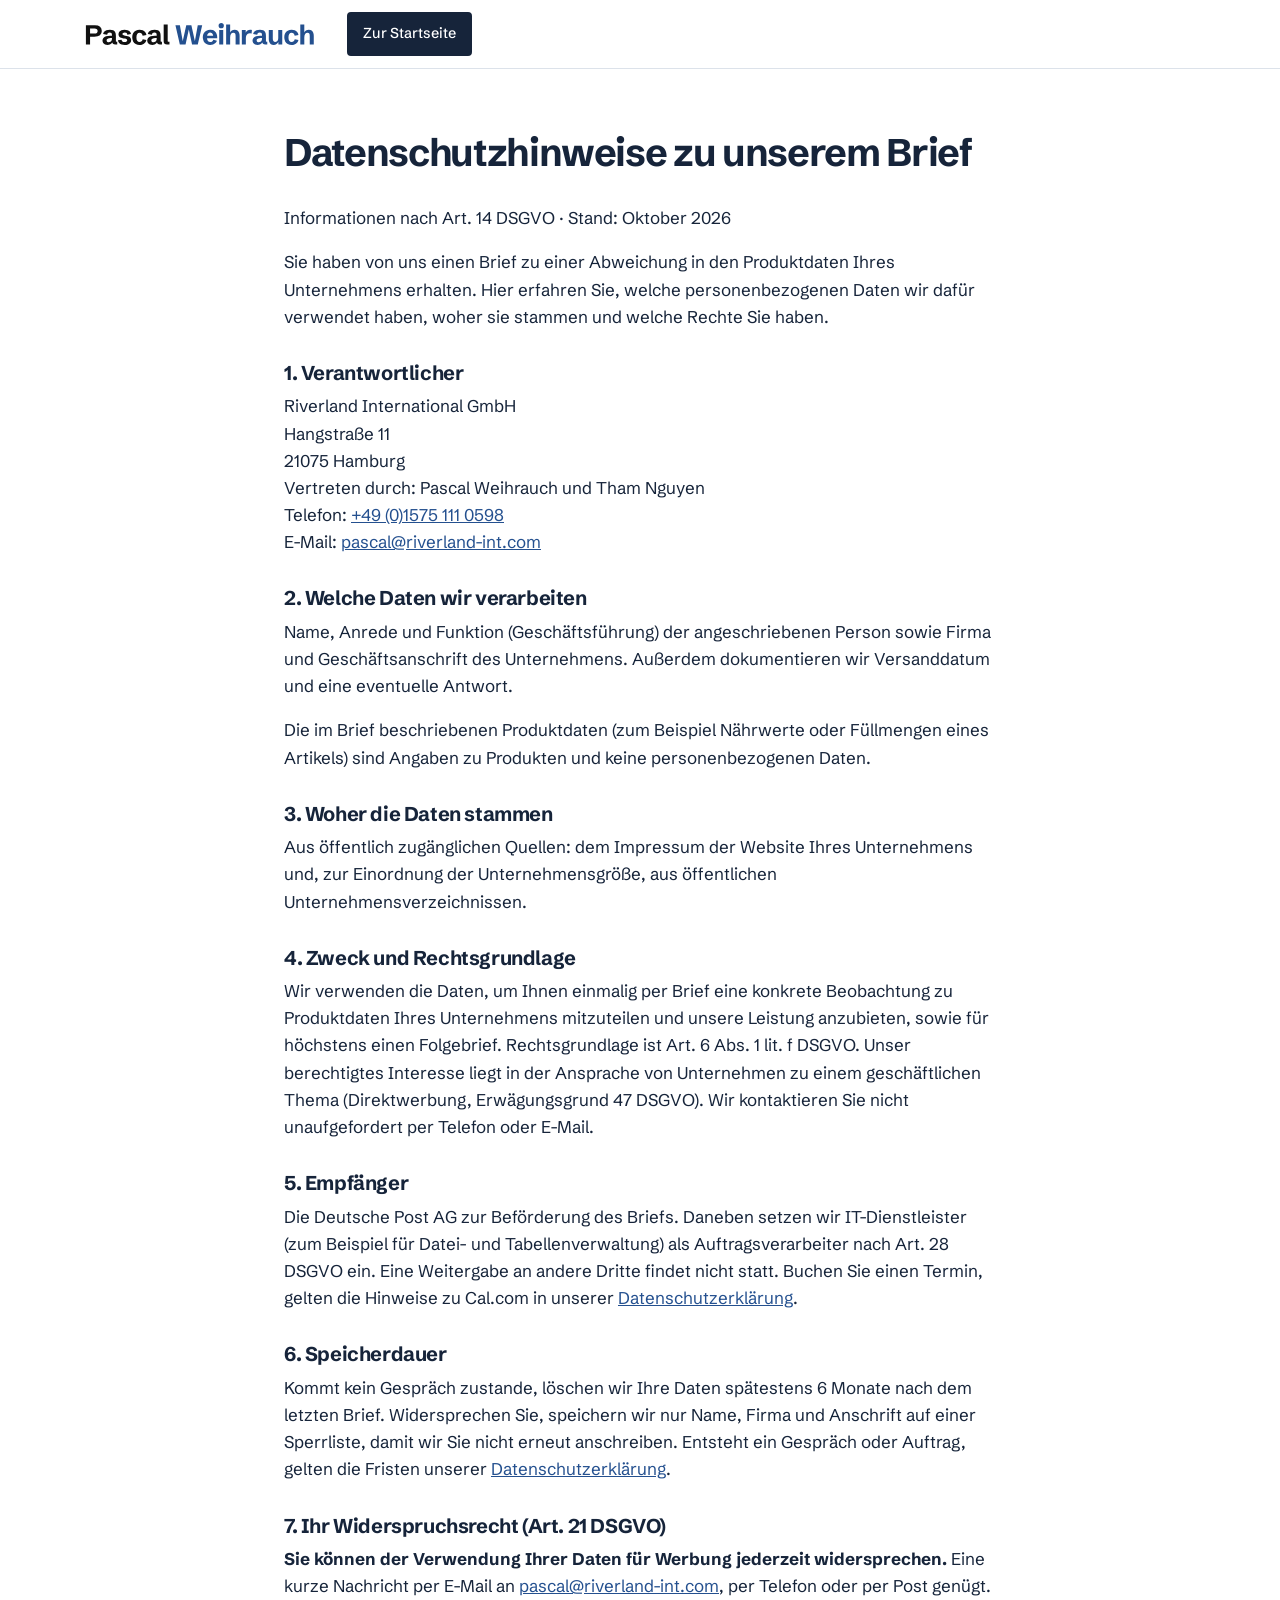
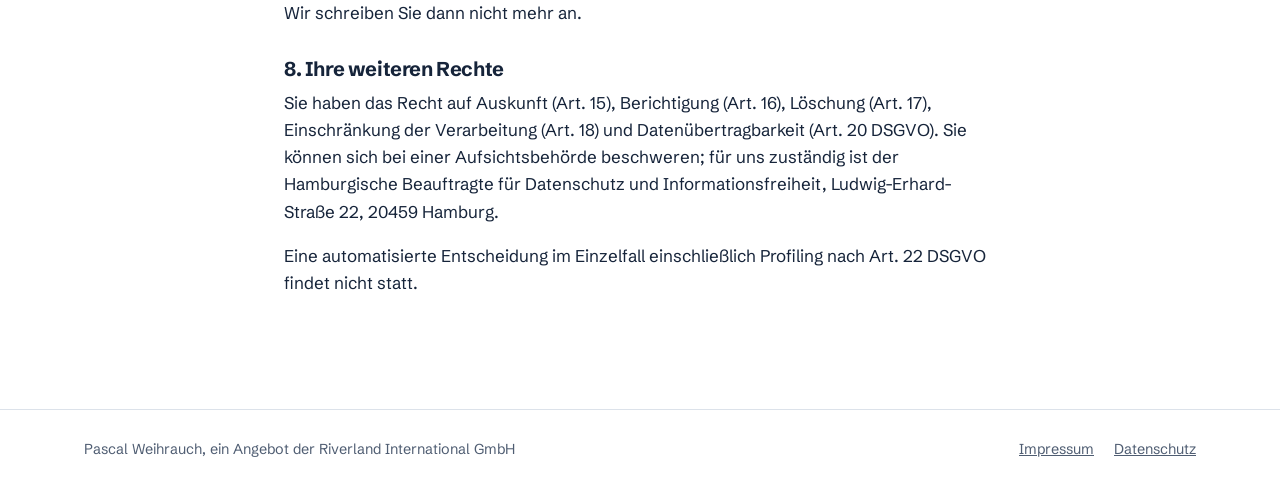
<file: datenschutz-brief/index.html>
<!doctype html>
<html lang="de"><head><meta charset="utf-8"><meta name="viewport" content="width=device-width, initial-scale=1, viewport-fit=cover">
<title>Datenschutzhinweise zu unserem Brief – Pascal Weihrauch</title>
<link rel="icon" href="../favicon.svg" type="image/svg+xml">
<link rel="icon" href="../favicon-32.png" sizes="32x32" type="image/png">
<link rel="apple-touch-icon" href="../favicon-180.png"><meta name="robots" content="noindex"><link rel="canonical" href="https://pascalweihrauch.de/datenschutz-brief/"><link rel="stylesheet" href="../styles.css"><style>.legal h1,.legal h2,.legal h3{hyphens:auto;-webkit-hyphens:auto;overflow-wrap:break-word}</style></head>
<body>
<header class="top"><div class="wrap top-inner"><a class="brand" href="../" aria-label="Pascal Weihrauch – Startseite"><picture><source srcset="../logo/pascal-weihrauch_logo_dunkel.svg" media="(prefers-color-scheme: dark)"><img src="../logo/pascal-weihrauch_logo_hell.svg" alt="Pascal Weihrauch" width="231" height="22"></picture></a><a class="btn btn-small" href="../">Zur Startseite</a></div></header>
<main class="wrap legal">
<h1>Datenschutzhinweise zu unserem Brief</h1>
<p>Informationen nach Art. 14 DSGVO · Stand: Oktober 2026</p>
<p>Sie haben von uns einen Brief zu einer Abweichung in den Produktdaten Ihres Unternehmens erhalten. Hier erfahren Sie, welche personenbezogenen Daten wir dafür verwendet haben, woher sie stammen und welche Rechte Sie haben.</p>

<h2>1. Verantwortlicher</h2>
<p>Riverland International GmbH<br>Hangstraße 11<br>21075 Hamburg<br>Vertreten durch: Pascal Weihrauch und Tham Nguyen<br>Telefon: <a href="tel:+4915751110598">+49 (0)1575 111 0598</a><br>E-Mail: <a href="mailto:pascal@riverland-int.com">pascal@riverland-int.com</a></p>

<h2>2. Welche Daten wir verarbeiten</h2>
<p>Name, Anrede und Funktion (Geschäftsführung) der angeschriebenen Person sowie Firma und Geschäftsanschrift des Unternehmens. Außerdem dokumentieren wir Versanddatum und eine eventuelle Antwort.</p>
<p>Die im Brief beschriebenen Produktdaten (zum Beispiel Nährwerte oder Füllmengen eines Artikels) sind Angaben zu Produkten und keine personenbezogenen Daten.</p>

<h2>3. Woher die Daten stammen</h2>
<p>Aus öffentlich zugänglichen Quellen: dem Impressum der Website Ihres Unternehmens und, zur Einordnung der Unternehmensgröße, aus öffentlichen Unternehmensverzeichnissen.</p>

<h2>4. Zweck und Rechtsgrundlage</h2>
<p>Wir verwenden die Daten, um Ihnen einmalig per Brief eine konkrete Beobachtung zu Produktdaten Ihres Unternehmens mitzuteilen und unsere Leistung anzubieten, sowie für höchstens einen Folgebrief. Rechtsgrundlage ist Art. 6 Abs. 1 lit. f DSGVO. Unser berechtigtes Interesse liegt in der Ansprache von Unternehmen zu einem geschäftlichen Thema (Direktwerbung, Erwägungsgrund 47 DSGVO). Wir kontaktieren Sie nicht unaufgefordert per Telefon oder E-Mail.</p>

<h2>5. Empfänger</h2>
<p>Die Deutsche Post AG zur Beförderung des Briefs. Daneben setzen wir IT-Dienstleister (zum Beispiel für Datei- und Tabellenverwaltung) als Auftragsverarbeiter nach Art. 28 DSGVO ein. Eine Weitergabe an andere Dritte findet nicht statt. Buchen Sie einen Termin, gelten die Hinweise zu Cal.com in unserer <a href="../datenschutz.html">Datenschutzerklärung</a>.</p>

<h2>6. Speicherdauer</h2>
<p>Kommt kein Gespräch zustande, löschen wir Ihre Daten spätestens 6 Monate nach dem letzten Brief. Widersprechen Sie, speichern wir nur Name, Firma und Anschrift auf einer Sperrliste, damit wir Sie nicht erneut anschreiben. Entsteht ein Gespräch oder Auftrag, gelten die Fristen unserer <a href="../datenschutz.html">Datenschutzerklärung</a>.</p>

<h2>7. Ihr Widerspruchsrecht (Art. 21 DSGVO)</h2>
<p><strong>Sie können der Verwendung Ihrer Daten für Werbung jederzeit widersprechen.</strong> Eine kurze Nachricht per E-Mail an <a href="mailto:pascal@riverland-int.com">pascal@riverland-int.com</a>, per Telefon oder per Post genügt. Wir schreiben Sie dann nicht mehr an.</p>

<h2>8. Ihre weiteren Rechte</h2>
<p>Sie haben das Recht auf Auskunft (Art. 15), Berichtigung (Art. 16), Löschung (Art. 17), Einschränkung der Verarbeitung (Art. 18) und Datenübertragbarkeit (Art. 20 DSGVO). Sie können sich bei einer Aufsichtsbehörde beschweren; für uns zuständig ist der Hamburgische Beauftragte für Datenschutz und Informationsfreiheit, Ludwig-Erhard-Straße 22, 20459 Hamburg.</p>
<p>Eine automatisierte Entscheidung im Einzelfall einschließlich Profiling nach Art. 22 DSGVO findet nicht statt.</p>
</main>
<footer class="foot"><div class="wrap foot-inner"><span>Pascal Weihrauch, ein Angebot der Riverland International GmbH</span><nav aria-label="Rechtliches"><a href="../impressum.html">Impressum</a><a href="../datenschutz.html">Datenschutz</a></nav></div></footer>
</body></html>
</file>
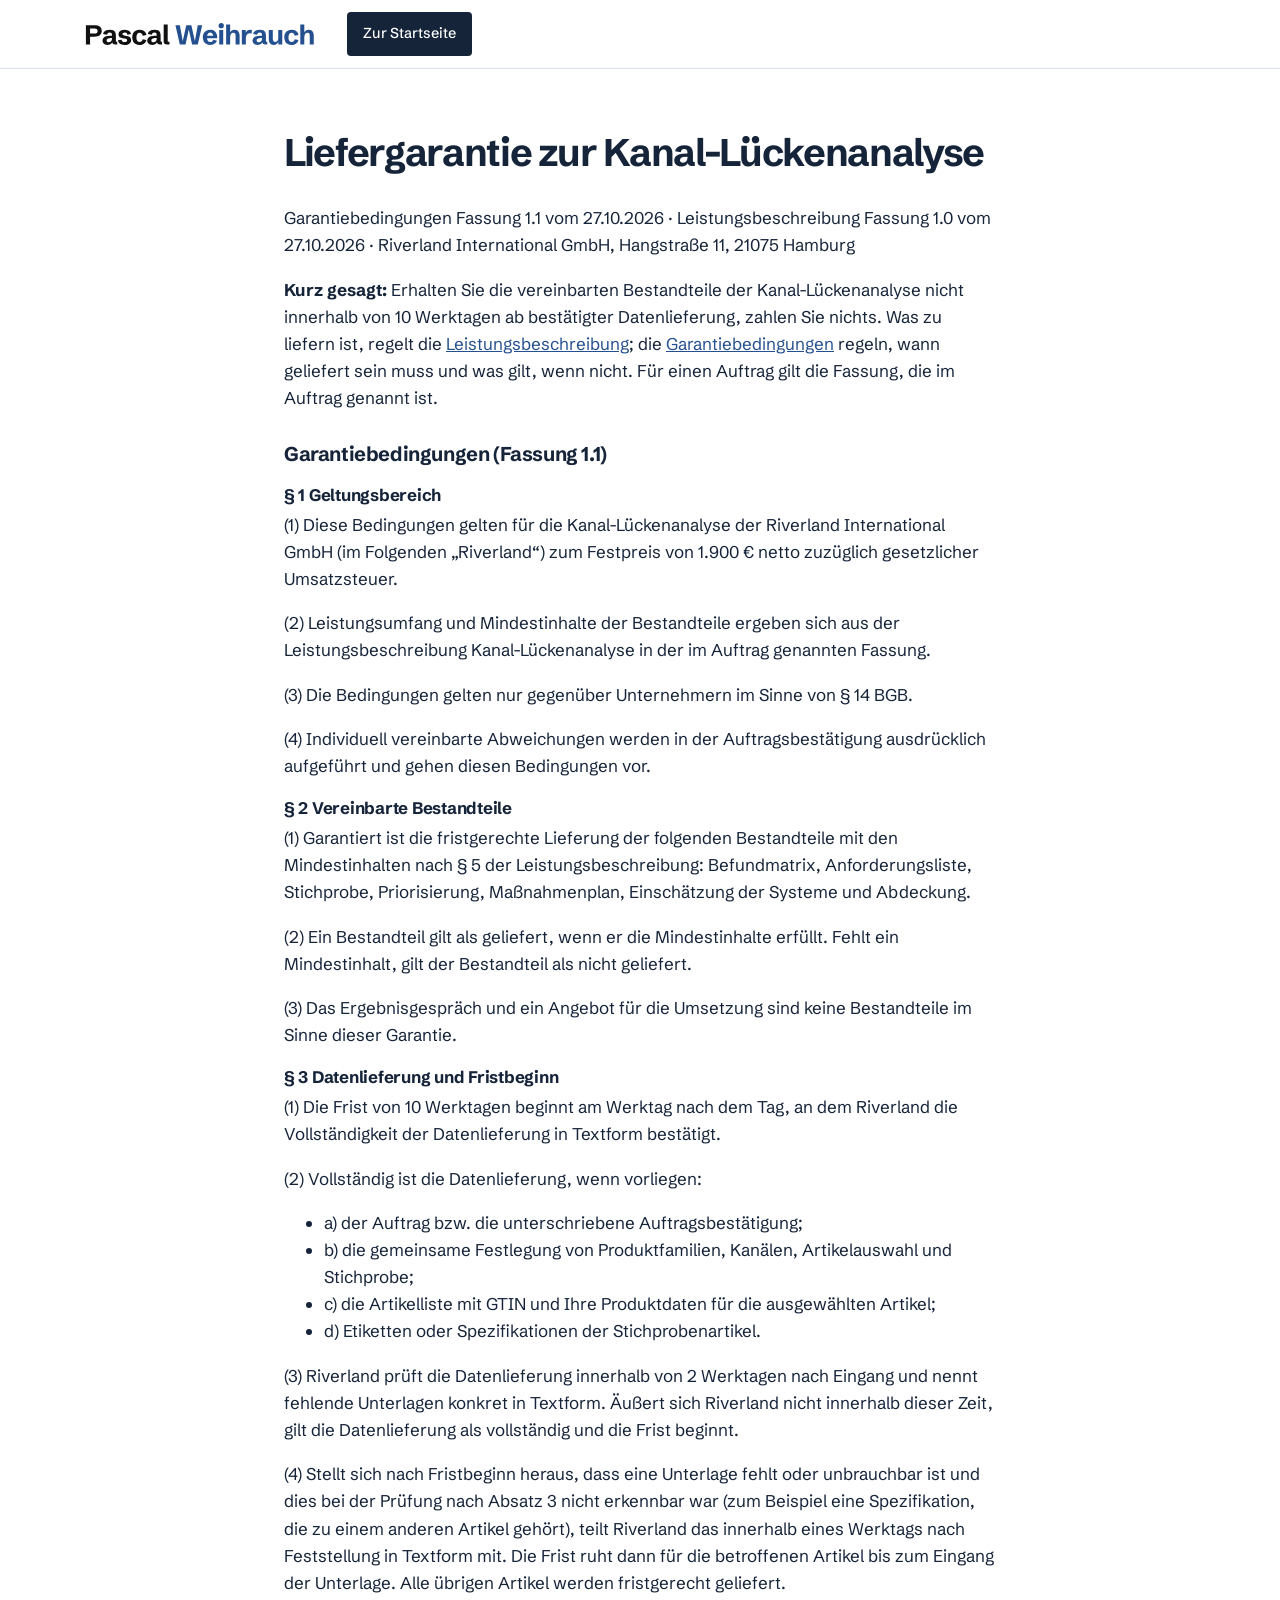
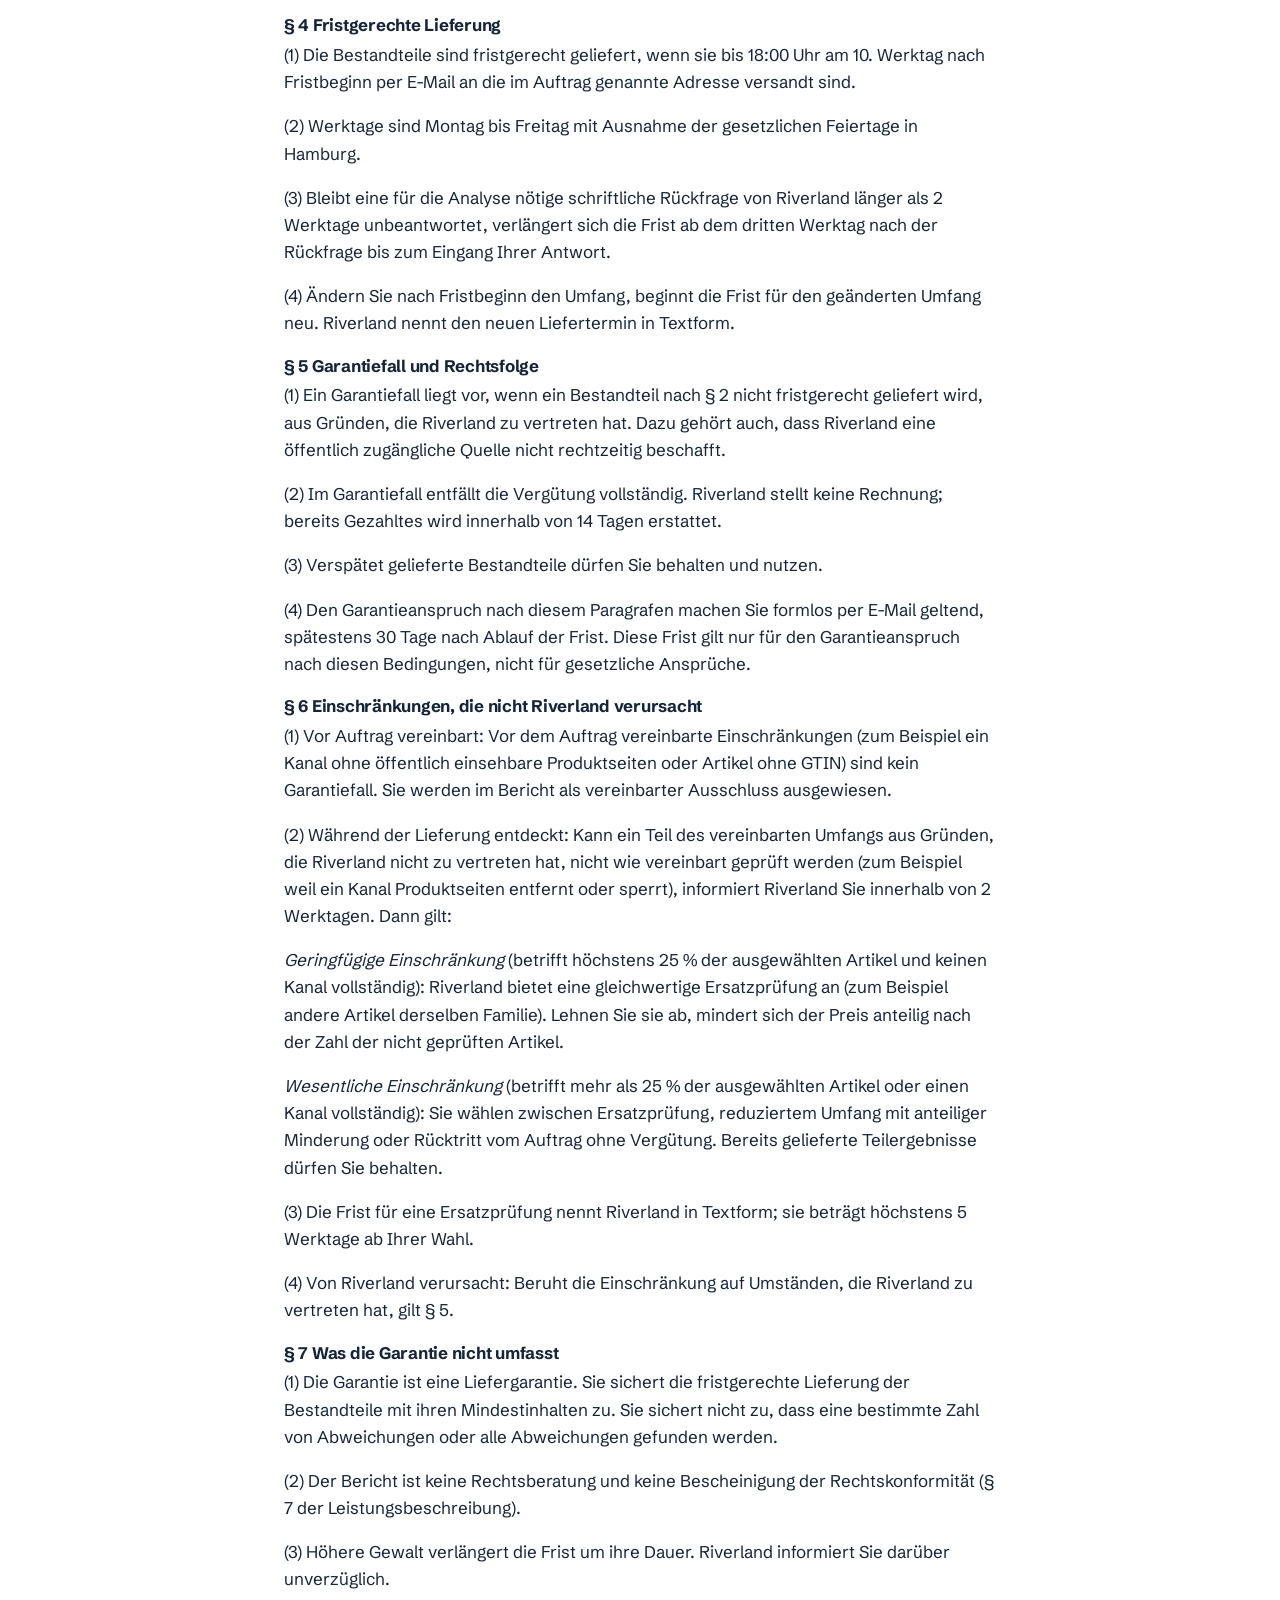
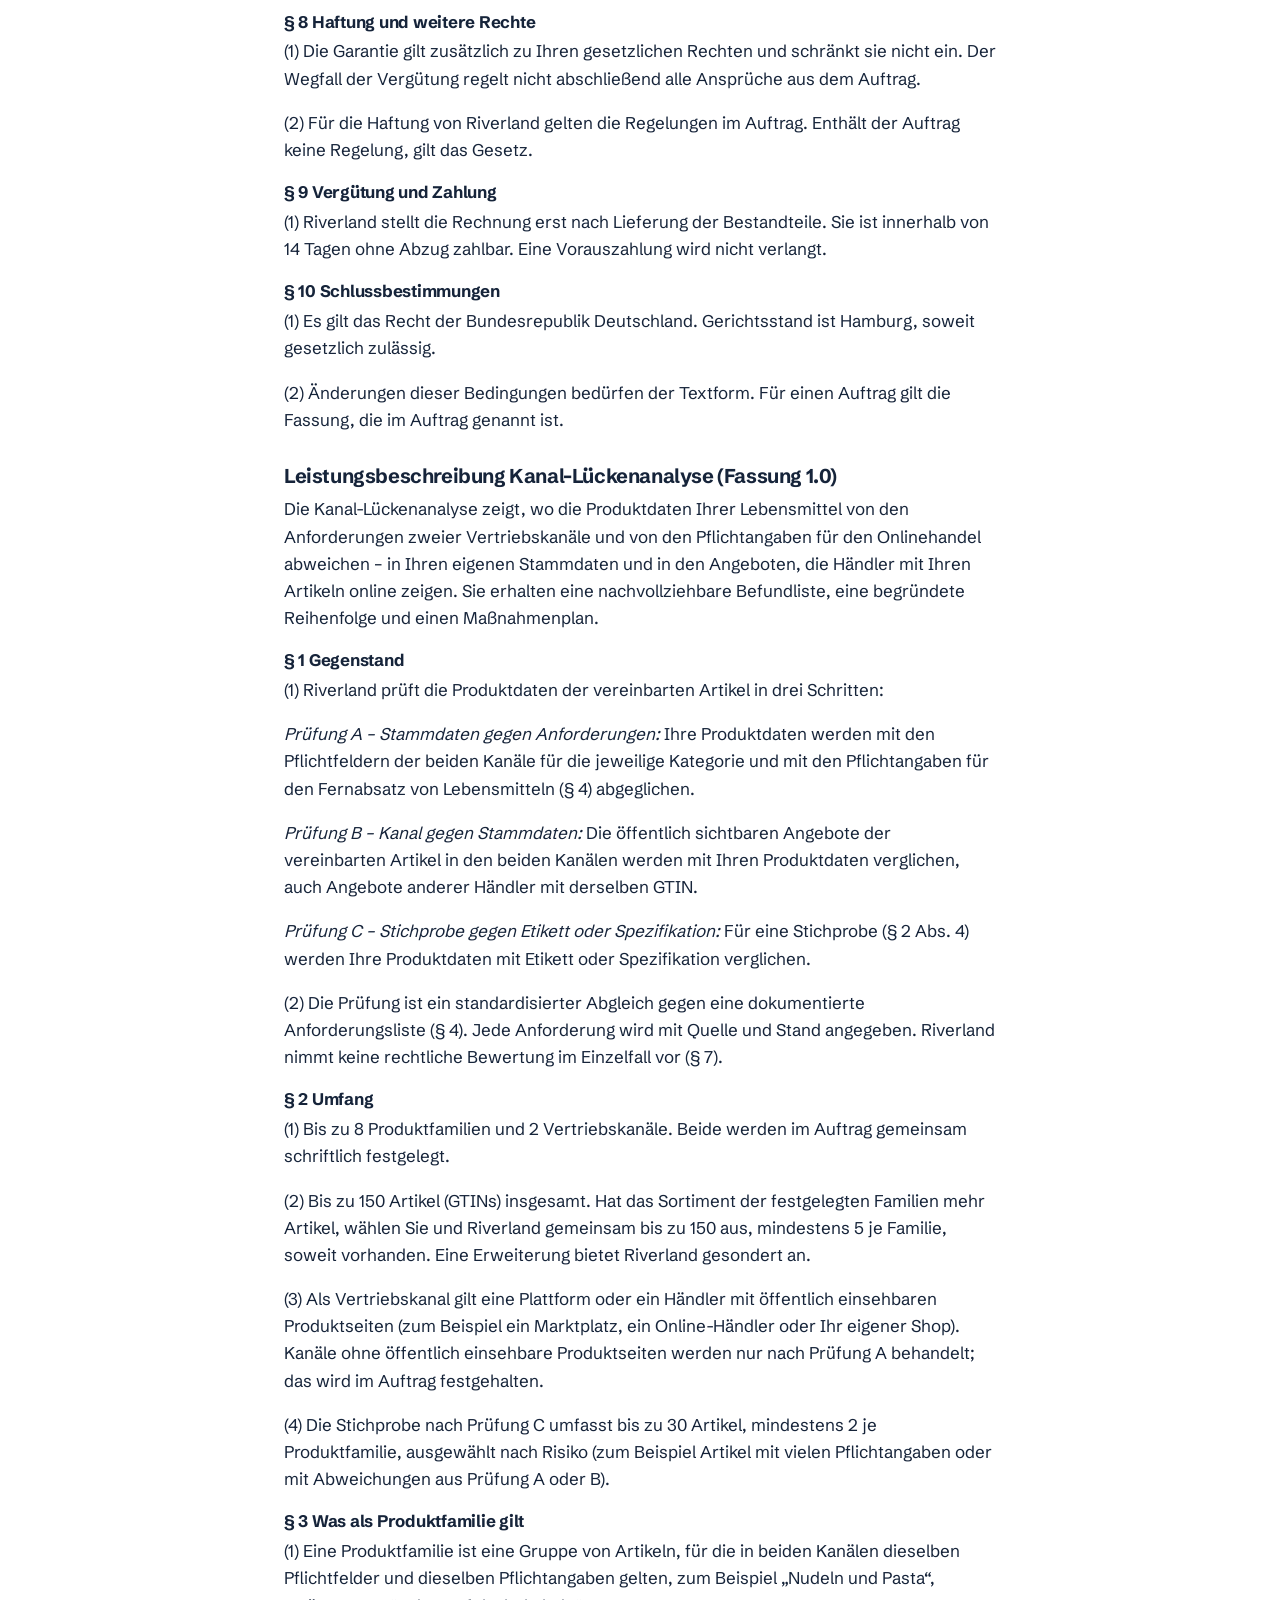
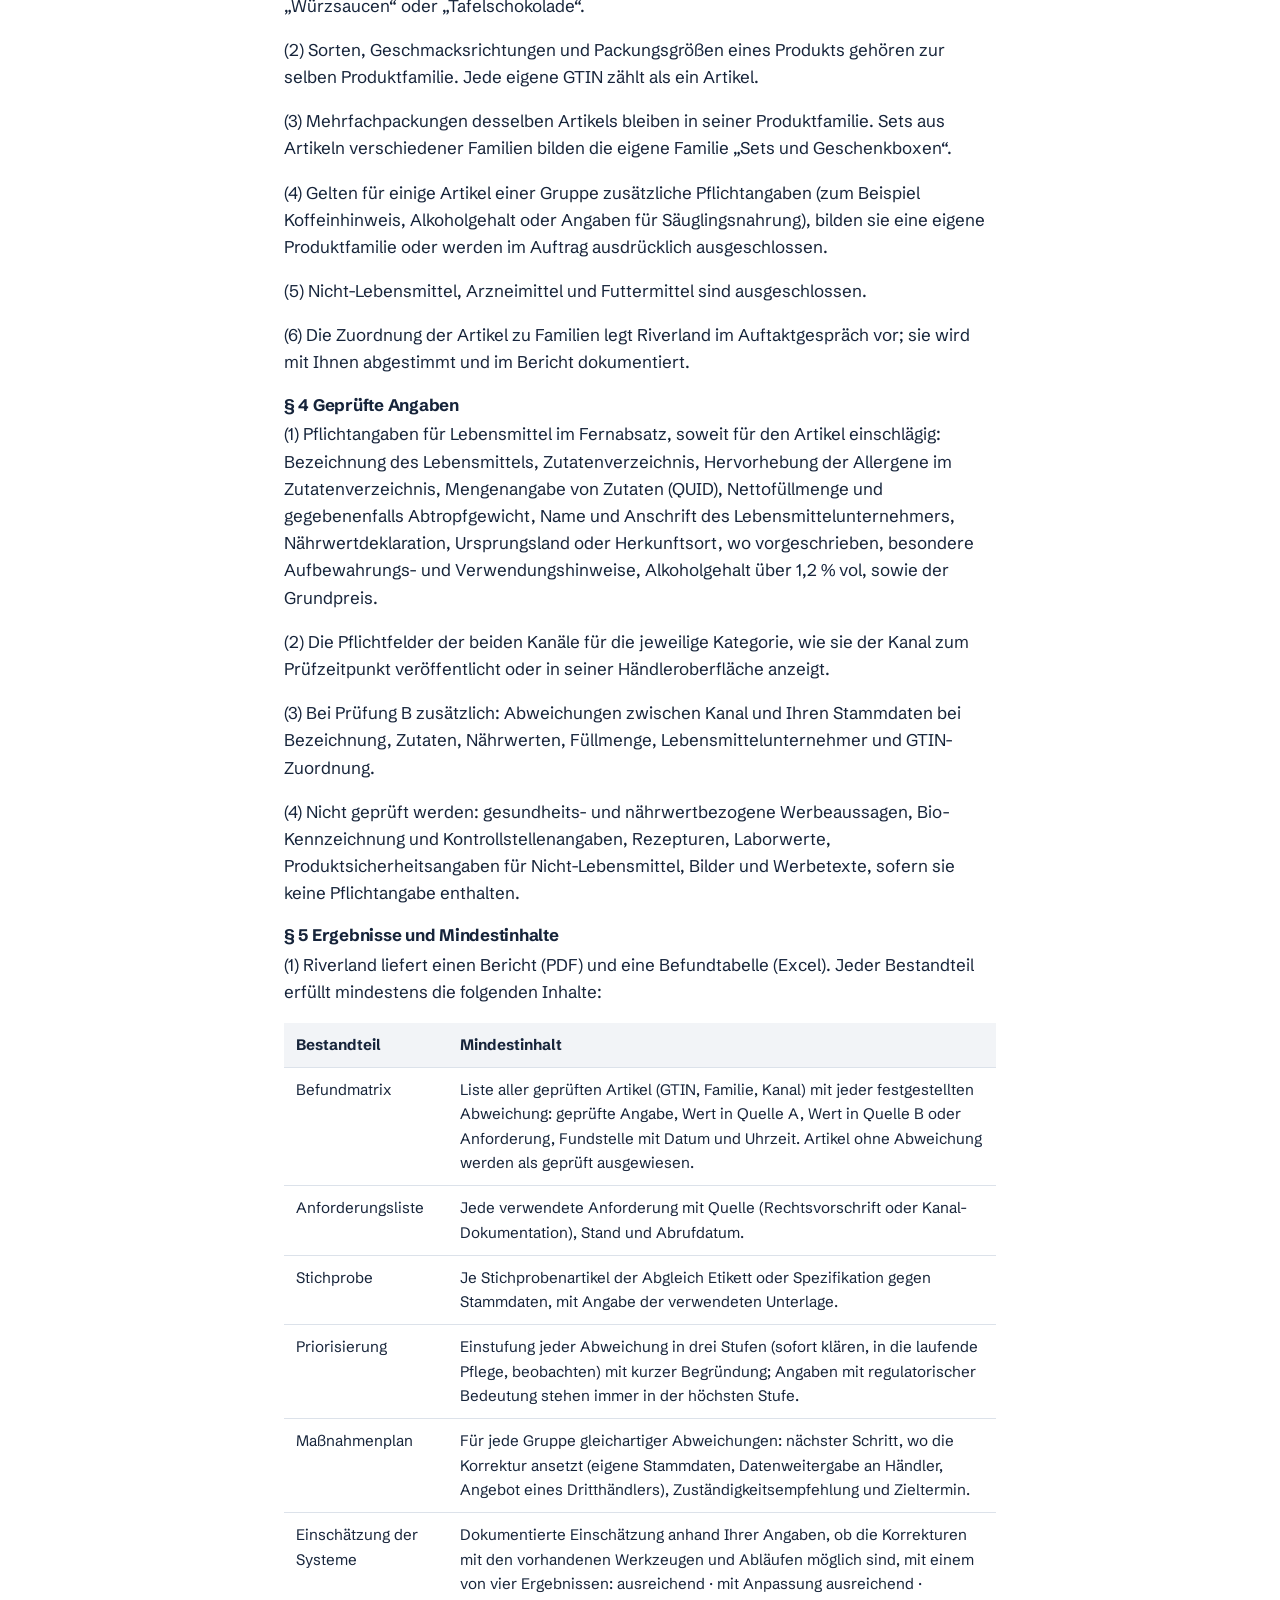
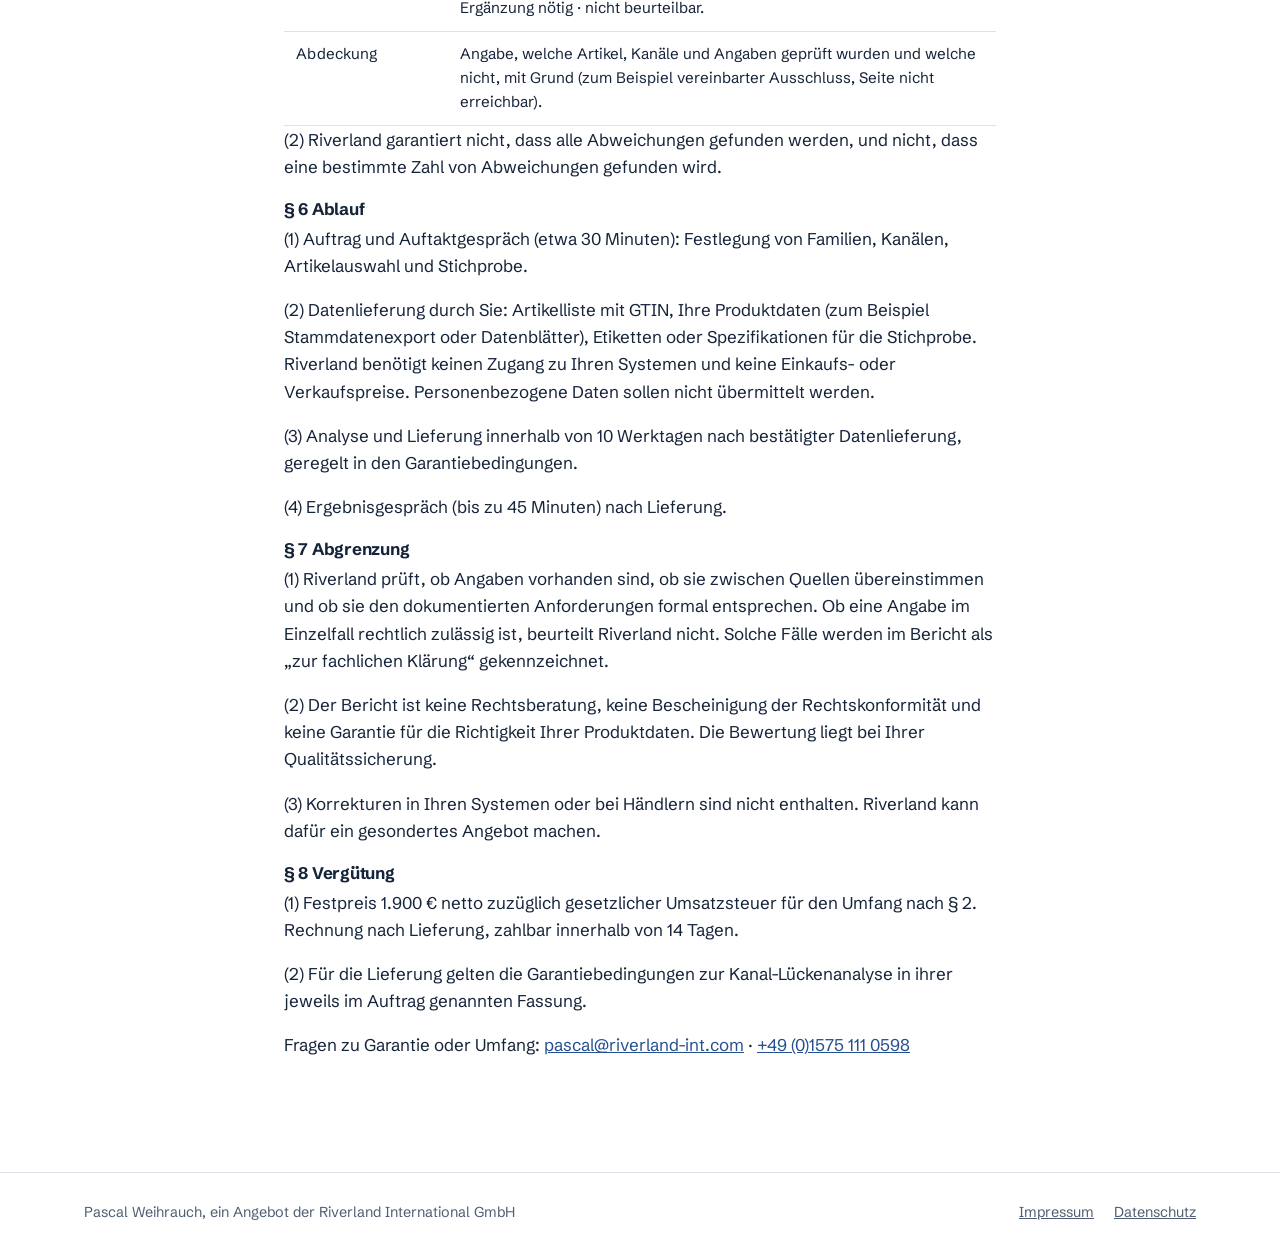
<file: garantie/index.html>
<!doctype html>
<html lang="de"><head><meta charset="utf-8"><meta name="viewport" content="width=device-width, initial-scale=1, viewport-fit=cover">
<title>Liefergarantie Kanal-Lückenanalyse – Pascal Weihrauch</title>
<link rel="icon" href="../favicon.svg" type="image/svg+xml">
<link rel="icon" href="../favicon-32.png" sizes="32x32" type="image/png">
<link rel="apple-touch-icon" href="../favicon-180.png"><meta name="robots" content="noindex"><link rel="canonical" href="https://pascalweihrauch.de/garantie/"><link rel="stylesheet" href="../styles.css"><style>.legal h1,.legal h2,.legal h3{hyphens:auto;-webkit-hyphens:auto;overflow-wrap:break-word}@media (max-width:520px){.legal-table,.legal-table tbody,.legal-table tr,.legal-table th,.legal-table td{display:block;width:auto}.legal-table thead{display:none}.legal-table tr{padding:10px 0;border-bottom:1px solid var(--line)}.legal-table td,.legal-table th{border:0;padding:2px 0}.legal-table td:first-child{font-weight:600}}</style></head>
<body>
<header class="top"><div class="wrap top-inner"><a class="brand" href="../" aria-label="Pascal Weihrauch – Startseite"><picture><source srcset="../logo/pascal-weihrauch_logo_dunkel.svg" media="(prefers-color-scheme: dark)"><img src="../logo/pascal-weihrauch_logo_hell.svg" alt="Pascal Weihrauch" width="231" height="22"></picture></a><a class="btn btn-small" href="../">Zur Startseite</a></div></header>
<main class="wrap legal">
<h1>Liefergarantie zur Kanal-Lückenanalyse</h1>
<p>Garantiebedingungen Fassung 1.1 vom 27.10.2026 · Leistungsbeschreibung Fassung 1.0 vom 27.10.2026 · Riverland International GmbH, Hangstraße 11, 21075 Hamburg</p>
<p><strong>Kurz gesagt:</strong> Erhalten Sie die vereinbarten Bestandteile der Kanal-Lückenanalyse nicht innerhalb von 10 Werktagen ab bestätigter Datenlieferung, zahlen Sie nichts. Was zu liefern ist, regelt die <a href="#leistungsbeschreibung">Leistungsbeschreibung</a>; die <a href="#garantiebedingungen">Garantiebedingungen</a> regeln, wann geliefert sein muss und was gilt, wenn nicht. Für einen Auftrag gilt die Fassung, die im Auftrag genannt ist.</p>

<h2 id="garantiebedingungen">Garantiebedingungen (Fassung 1.1)</h2>

<h3>§ 1 Geltungsbereich</h3>
<p>(1) Diese Bedingungen gelten für die Kanal-Lückenanalyse der Riverland International GmbH (im Folgenden „Riverland“) zum Festpreis von 1.900 € netto zuzüglich gesetzlicher Umsatzsteuer.</p>
<p>(2) Leistungsumfang und Mindestinhalte der Bestandteile ergeben sich aus der Leistungsbeschreibung Kanal-Lückenanalyse in der im Auftrag genannten Fassung.</p>
<p>(3) Die Bedingungen gelten nur gegenüber Unternehmern im Sinne von § 14 BGB.</p>
<p>(4) Individuell vereinbarte Abweichungen werden in der Auftragsbestätigung ausdrücklich aufgeführt und gehen diesen Bedingungen vor.</p>

<h3>§ 2 Vereinbarte Bestandteile</h3>
<p>(1) Garantiert ist die fristgerechte Lieferung der folgenden Bestandteile mit den Mindestinhalten nach § 5 der Leistungsbeschreibung: Befundmatrix, Anforderungsliste, Stichprobe, Priorisierung, Maßnahmenplan, Einschätzung der Systeme und Abdeckung.</p>
<p>(2) Ein Bestandteil gilt als geliefert, wenn er die Mindestinhalte erfüllt. Fehlt ein Mindestinhalt, gilt der Bestandteil als nicht geliefert.</p>
<p>(3) Das Ergebnisgespräch und ein Angebot für die Umsetzung sind keine Bestandteile im Sinne dieser Garantie.</p>

<h3>§ 3 Datenlieferung und Fristbeginn</h3>
<p>(1) Die Frist von 10 Werktagen beginnt am Werktag nach dem Tag, an dem Riverland die Vollständigkeit der Datenlieferung in Textform bestätigt.</p>
<p>(2) Vollständig ist die Datenlieferung, wenn vorliegen:</p>
<ul>
<li>a) der Auftrag bzw. die unterschriebene Auftragsbestätigung;</li>
<li>b) die gemeinsame Festlegung von Produktfamilien, Kanälen, Artikelauswahl und Stichprobe;</li>
<li>c) die Artikelliste mit GTIN und Ihre Produktdaten für die ausgewählten Artikel;</li>
<li>d) Etiketten oder Spezifikationen der Stichprobenartikel.</li>
</ul>
<p>(3) Riverland prüft die Datenlieferung innerhalb von 2 Werktagen nach Eingang und nennt fehlende Unterlagen konkret in Textform. Äußert sich Riverland nicht innerhalb dieser Zeit, gilt die Datenlieferung als vollständig und die Frist beginnt.</p>
<p>(4) Stellt sich nach Fristbeginn heraus, dass eine Unterlage fehlt oder unbrauchbar ist und dies bei der Prüfung nach Absatz 3 nicht erkennbar war (zum Beispiel eine Spezifikation, die zu einem anderen Artikel gehört), teilt Riverland das innerhalb eines Werktags nach Feststellung in Textform mit. Die Frist ruht dann für die betroffenen Artikel bis zum Eingang der Unterlage. Alle übrigen Artikel werden fristgerecht geliefert.</p>

<h3>§ 4 Fristgerechte Lieferung</h3>
<p>(1) Die Bestandteile sind fristgerecht geliefert, wenn sie bis 18:00 Uhr am 10. Werktag nach Fristbeginn per E-Mail an die im Auftrag genannte Adresse versandt sind.</p>
<p>(2) Werktage sind Montag bis Freitag mit Ausnahme der gesetzlichen Feiertage in Hamburg.</p>
<p>(3) Bleibt eine für die Analyse nötige schriftliche Rückfrage von Riverland länger als 2 Werktage unbeantwortet, verlängert sich die Frist ab dem dritten Werktag nach der Rückfrage bis zum Eingang Ihrer Antwort.</p>
<p>(4) Ändern Sie nach Fristbeginn den Umfang, beginnt die Frist für den geänderten Umfang neu. Riverland nennt den neuen Liefertermin in Textform.</p>

<h3>§ 5 Garantiefall und Rechtsfolge</h3>
<p>(1) Ein Garantiefall liegt vor, wenn ein Bestandteil nach § 2 nicht fristgerecht geliefert wird, aus Gründen, die Riverland zu vertreten hat. Dazu gehört auch, dass Riverland eine öffentlich zugängliche Quelle nicht rechtzeitig beschafft.</p>
<p>(2) Im Garantiefall entfällt die Vergütung vollständig. Riverland stellt keine Rechnung; bereits Gezahltes wird innerhalb von 14 Tagen erstattet.</p>
<p>(3) Verspätet gelieferte Bestandteile dürfen Sie behalten und nutzen.</p>
<p>(4) Den Garantieanspruch nach diesem Paragrafen machen Sie formlos per E-Mail geltend, spätestens 30 Tage nach Ablauf der Frist. Diese Frist gilt nur für den Garantieanspruch nach diesen Bedingungen, nicht für gesetzliche Ansprüche.</p>

<h3>§ 6 Einschränkungen, die nicht Riverland verursacht</h3>
<p>(1) Vor Auftrag vereinbart: Vor dem Auftrag vereinbarte Einschränkungen (zum Beispiel ein Kanal ohne öffentlich einsehbare Produktseiten oder Artikel ohne GTIN) sind kein Garantiefall. Sie werden im Bericht als vereinbarter Ausschluss ausgewiesen.</p>
<p>(2) Während der Lieferung entdeckt: Kann ein Teil des vereinbarten Umfangs aus Gründen, die Riverland nicht zu vertreten hat, nicht wie vereinbart geprüft werden (zum Beispiel weil ein Kanal Produktseiten entfernt oder sperrt), informiert Riverland Sie innerhalb von 2 Werktagen. Dann gilt:</p>
<p><em>Geringfügige Einschränkung</em> (betrifft höchstens 25 % der ausgewählten Artikel und keinen Kanal vollständig): Riverland bietet eine gleichwertige Ersatzprüfung an (zum Beispiel andere Artikel derselben Familie). Lehnen Sie sie ab, mindert sich der Preis anteilig nach der Zahl der nicht geprüften Artikel.</p>
<p><em>Wesentliche Einschränkung</em> (betrifft mehr als 25 % der ausgewählten Artikel oder einen Kanal vollständig): Sie wählen zwischen Ersatzprüfung, reduziertem Umfang mit anteiliger Minderung oder Rücktritt vom Auftrag ohne Vergütung. Bereits gelieferte Teilergebnisse dürfen Sie behalten.</p>
<p>(3) Die Frist für eine Ersatzprüfung nennt Riverland in Textform; sie beträgt höchstens 5 Werktage ab Ihrer Wahl.</p>
<p>(4) Von Riverland verursacht: Beruht die Einschränkung auf Umständen, die Riverland zu vertreten hat, gilt § 5.</p>

<h3>§ 7 Was die Garantie nicht umfasst</h3>
<p>(1) Die Garantie ist eine Liefergarantie. Sie sichert die fristgerechte Lieferung der Bestandteile mit ihren Mindestinhalten zu. Sie sichert nicht zu, dass eine bestimmte Zahl von Abweichungen oder alle Abweichungen gefunden werden.</p>
<p>(2) Der Bericht ist keine Rechtsberatung und keine Bescheinigung der Rechtskonformität (§ 7 der Leistungsbeschreibung).</p>
<p>(3) Höhere Gewalt verlängert die Frist um ihre Dauer. Riverland informiert Sie darüber unverzüglich.</p>

<h3>§ 8 Haftung und weitere Rechte</h3>
<p>(1) Die Garantie gilt zusätzlich zu Ihren gesetzlichen Rechten und schränkt sie nicht ein. Der Wegfall der Vergütung regelt nicht abschließend alle Ansprüche aus dem Auftrag.</p>
<p>(2) Für die Haftung von Riverland gelten die Regelungen im Auftrag. Enthält der Auftrag keine Regelung, gilt das Gesetz.</p>

<h3>§ 9 Vergütung und Zahlung</h3>
<p>(1) Riverland stellt die Rechnung erst nach Lieferung der Bestandteile. Sie ist innerhalb von 14 Tagen ohne Abzug zahlbar. Eine Vorauszahlung wird nicht verlangt.</p>

<h3>§ 10 Schlussbestimmungen</h3>
<p>(1) Es gilt das Recht der Bundesrepublik Deutschland. Gerichtsstand ist Hamburg, soweit gesetzlich zulässig.</p>
<p>(2) Änderungen dieser Bedingungen bedürfen der Textform. Für einen Auftrag gilt die Fassung, die im Auftrag genannt ist.</p>

<h2 id="leistungsbeschreibung">Leistungsbeschreibung Kanal-Lückenanalyse (Fassung 1.0)</h2>
<p>Die Kanal-Lückenanalyse zeigt, wo die Produktdaten Ihrer Lebensmittel von den Anforderungen zweier Vertriebskanäle und von den Pflichtangaben für den Onlinehandel abweichen – in Ihren eigenen Stammdaten und in den Angeboten, die Händler mit Ihren Artikeln online zeigen. Sie erhalten eine nachvollziehbare Befundliste, eine begründete Reihenfolge und einen Maßnahmenplan.</p>

<h3>§ 1 Gegenstand</h3>
<p>(1) Riverland prüft die Produktdaten der vereinbarten Artikel in drei Schritten:</p>
<p><em>Prüfung A – Stammdaten gegen Anforderungen:</em> Ihre Produktdaten werden mit den Pflichtfeldern der beiden Kanäle für die jeweilige Kategorie und mit den Pflichtangaben für den Fernabsatz von Lebensmitteln (§ 4) abgeglichen.</p>
<p><em>Prüfung B – Kanal gegen Stammdaten:</em> Die öffentlich sichtbaren Angebote der vereinbarten Artikel in den beiden Kanälen werden mit Ihren Produktdaten verglichen, auch Angebote anderer Händler mit derselben GTIN.</p>
<p><em>Prüfung C – Stichprobe gegen Etikett oder Spezifikation:</em> Für eine Stichprobe (§ 2 Abs. 4) werden Ihre Produktdaten mit Etikett oder Spezifikation verglichen.</p>
<p>(2) Die Prüfung ist ein standardisierter Abgleich gegen eine dokumentierte Anforderungsliste (§ 4). Jede Anforderung wird mit Quelle und Stand angegeben. Riverland nimmt keine rechtliche Bewertung im Einzelfall vor (§ 7).</p>

<h3>§ 2 Umfang</h3>
<p>(1) Bis zu 8 Produktfamilien und 2 Vertriebskanäle. Beide werden im Auftrag gemeinsam schriftlich festgelegt.</p>
<p>(2) Bis zu 150 Artikel (GTINs) insgesamt. Hat das Sortiment der festgelegten Familien mehr Artikel, wählen Sie und Riverland gemeinsam bis zu 150 aus, mindestens 5 je Familie, soweit vorhanden. Eine Erweiterung bietet Riverland gesondert an.</p>
<p>(3) Als Vertriebskanal gilt eine Plattform oder ein Händler mit öffentlich einsehbaren Produktseiten (zum Beispiel ein Marktplatz, ein Online-Händler oder Ihr eigener Shop). Kanäle ohne öffentlich einsehbare Produktseiten werden nur nach Prüfung A behandelt; das wird im Auftrag festgehalten.</p>
<p>(4) Die Stichprobe nach Prüfung C umfasst bis zu 30 Artikel, mindestens 2 je Produktfamilie, ausgewählt nach Risiko (zum Beispiel Artikel mit vielen Pflichtangaben oder mit Abweichungen aus Prüfung A oder B).</p>

<h3>§ 3 Was als Produktfamilie gilt</h3>
<p>(1) Eine Produktfamilie ist eine Gruppe von Artikeln, für die in beiden Kanälen dieselben Pflichtfelder und dieselben Pflichtangaben gelten, zum Beispiel „Nudeln und Pasta“, „Würzsaucen“ oder „Tafelschokolade“.</p>
<p>(2) Sorten, Geschmacksrichtungen und Packungsgrößen eines Produkts gehören zur selben Produktfamilie. Jede eigene GTIN zählt als ein Artikel.</p>
<p>(3) Mehrfachpackungen desselben Artikels bleiben in seiner Produktfamilie. Sets aus Artikeln verschiedener Familien bilden die eigene Familie „Sets und Geschenkboxen“.</p>
<p>(4) Gelten für einige Artikel einer Gruppe zusätzliche Pflichtangaben (zum Beispiel Koffeinhinweis, Alkoholgehalt oder Angaben für Säuglingsnahrung), bilden sie eine eigene Produktfamilie oder werden im Auftrag ausdrücklich ausgeschlossen.</p>
<p>(5) Nicht-Lebensmittel, Arzneimittel und Futtermittel sind ausgeschlossen.</p>
<p>(6) Die Zuordnung der Artikel zu Familien legt Riverland im Auftaktgespräch vor; sie wird mit Ihnen abgestimmt und im Bericht dokumentiert.</p>

<h3>§ 4 Geprüfte Angaben</h3>
<p>(1) Pflichtangaben für Lebensmittel im Fernabsatz, soweit für den Artikel einschlägig: Bezeichnung des Lebensmittels, Zutatenverzeichnis, Hervorhebung der Allergene im Zutatenverzeichnis, Mengenangabe von Zutaten (QUID), Nettofüllmenge und gegebenenfalls Abtropfgewicht, Name und Anschrift des Lebensmittelunternehmers, Nährwertdeklaration, Ursprungsland oder Herkunftsort, wo vorgeschrieben, besondere Aufbewahrungs- und Verwendungshinweise, Alkoholgehalt über 1,2 % vol, sowie der Grundpreis.</p>
<p>(2) Die Pflichtfelder der beiden Kanäle für die jeweilige Kategorie, wie sie der Kanal zum Prüfzeitpunkt veröffentlicht oder in seiner Händleroberfläche anzeigt.</p>
<p>(3) Bei Prüfung B zusätzlich: Abweichungen zwischen Kanal und Ihren Stammdaten bei Bezeichnung, Zutaten, Nährwerten, Füllmenge, Lebensmittelunternehmer und GTIN-Zuordnung.</p>
<p>(4) Nicht geprüft werden: gesundheits- und nährwertbezogene Werbeaussagen, Bio-Kennzeichnung und Kontrollstellenangaben, Rezepturen, Laborwerte, Produktsicherheitsangaben für Nicht-Lebensmittel, Bilder und Werbetexte, sofern sie keine Pflichtangabe enthalten.</p>

<h3>§ 5 Ergebnisse und Mindestinhalte</h3>
<p>(1) Riverland liefert einen Bericht (PDF) und eine Befundtabelle (Excel). Jeder Bestandteil erfüllt mindestens die folgenden Inhalte:</p>
<table class="legal-table">
<tr><th>Bestandteil</th><th>Mindestinhalt</th></tr>
<tr><td>Befundmatrix</td><td>Liste aller geprüften Artikel (GTIN, Familie, Kanal) mit jeder festgestellten Abweichung: geprüfte Angabe, Wert in Quelle A, Wert in Quelle B oder Anforderung, Fundstelle mit Datum und Uhrzeit. Artikel ohne Abweichung werden als geprüft ausgewiesen.</td></tr>
<tr><td>Anforderungsliste</td><td>Jede verwendete Anforderung mit Quelle (Rechtsvorschrift oder Kanal-Dokumentation), Stand und Abrufdatum.</td></tr>
<tr><td>Stichprobe</td><td>Je Stichprobenartikel der Abgleich Etikett oder Spezifikation gegen Stammdaten, mit Angabe der verwendeten Unterlage.</td></tr>
<tr><td>Priorisierung</td><td>Einstufung jeder Abweichung in drei Stufen (sofort klären, in die laufende Pflege, beobachten) mit kurzer Begründung; Angaben mit regulatorischer Bedeutung stehen immer in der höchsten Stufe.</td></tr>
<tr><td>Maßnahmenplan</td><td>Für jede Gruppe gleichartiger Abweichungen: nächster Schritt, wo die Korrektur ansetzt (eigene Stammdaten, Datenweitergabe an Händler, Angebot eines Dritthändlers), Zuständigkeitsempfehlung und Zieltermin.</td></tr>
<tr><td>Einschätzung der Systeme</td><td>Dokumentierte Einschätzung anhand Ihrer Angaben, ob die Korrekturen mit den vorhandenen Werkzeugen und Abläufen möglich sind, mit einem von vier Ergebnissen: ausreichend · mit Anpassung ausreichend · Ergänzung nötig · nicht beurteilbar.</td></tr>
<tr><td>Abdeckung</td><td>Angabe, welche Artikel, Kanäle und Angaben geprüft wurden und welche nicht, mit Grund (zum Beispiel vereinbarter Ausschluss, Seite nicht erreichbar).</td></tr>
</table>
<p>(2) Riverland garantiert nicht, dass alle Abweichungen gefunden werden, und nicht, dass eine bestimmte Zahl von Abweichungen gefunden wird.</p>

<h3>§ 6 Ablauf</h3>
<p>(1) Auftrag und Auftaktgespräch (etwa 30 Minuten): Festlegung von Familien, Kanälen, Artikelauswahl und Stichprobe.</p>
<p>(2) Datenlieferung durch Sie: Artikelliste mit GTIN, Ihre Produktdaten (zum Beispiel Stammdatenexport oder Datenblätter), Etiketten oder Spezifikationen für die Stichprobe. Riverland benötigt keinen Zugang zu Ihren Systemen und keine Einkaufs- oder Verkaufspreise. Personenbezogene Daten sollen nicht übermittelt werden.</p>
<p>(3) Analyse und Lieferung innerhalb von 10 Werktagen nach bestätigter Datenlieferung, geregelt in den Garantiebedingungen.</p>
<p>(4) Ergebnisgespräch (bis zu 45 Minuten) nach Lieferung.</p>

<h3>§ 7 Abgrenzung</h3>
<p>(1) Riverland prüft, ob Angaben vorhanden sind, ob sie zwischen Quellen übereinstimmen und ob sie den dokumentierten Anforderungen formal entsprechen. Ob eine Angabe im Einzelfall rechtlich zulässig ist, beurteilt Riverland nicht. Solche Fälle werden im Bericht als „zur fachlichen Klärung“ gekennzeichnet.</p>
<p>(2) Der Bericht ist keine Rechtsberatung, keine Bescheinigung der Rechtskonformität und keine Garantie für die Richtigkeit Ihrer Produktdaten. Die Bewertung liegt bei Ihrer Qualitätssicherung.</p>
<p>(3) Korrekturen in Ihren Systemen oder bei Händlern sind nicht enthalten. Riverland kann dafür ein gesondertes Angebot machen.</p>

<h3>§ 8 Vergütung</h3>
<p>(1) Festpreis 1.900 € netto zuzüglich gesetzlicher Umsatzsteuer für den Umfang nach § 2. Rechnung nach Lieferung, zahlbar innerhalb von 14 Tagen.</p>
<p>(2) Für die Lieferung gelten die Garantiebedingungen zur Kanal-Lückenanalyse in ihrer jeweils im Auftrag genannten Fassung.</p>

<p>Fragen zu Garantie oder Umfang: <a href="mailto:pascal@riverland-int.com">pascal@riverland-int.com</a> · <a href="tel:+4915751110598">+49 (0)1575 111 0598</a></p>
</main>
<footer class="foot"><div class="wrap foot-inner"><span>Pascal Weihrauch, ein Angebot der Riverland International GmbH</span><nav aria-label="Rechtliches"><a href="../impressum.html">Impressum</a><a href="../datenschutz.html">Datenschutz</a></nav></div></footer>
</body></html>
</file>
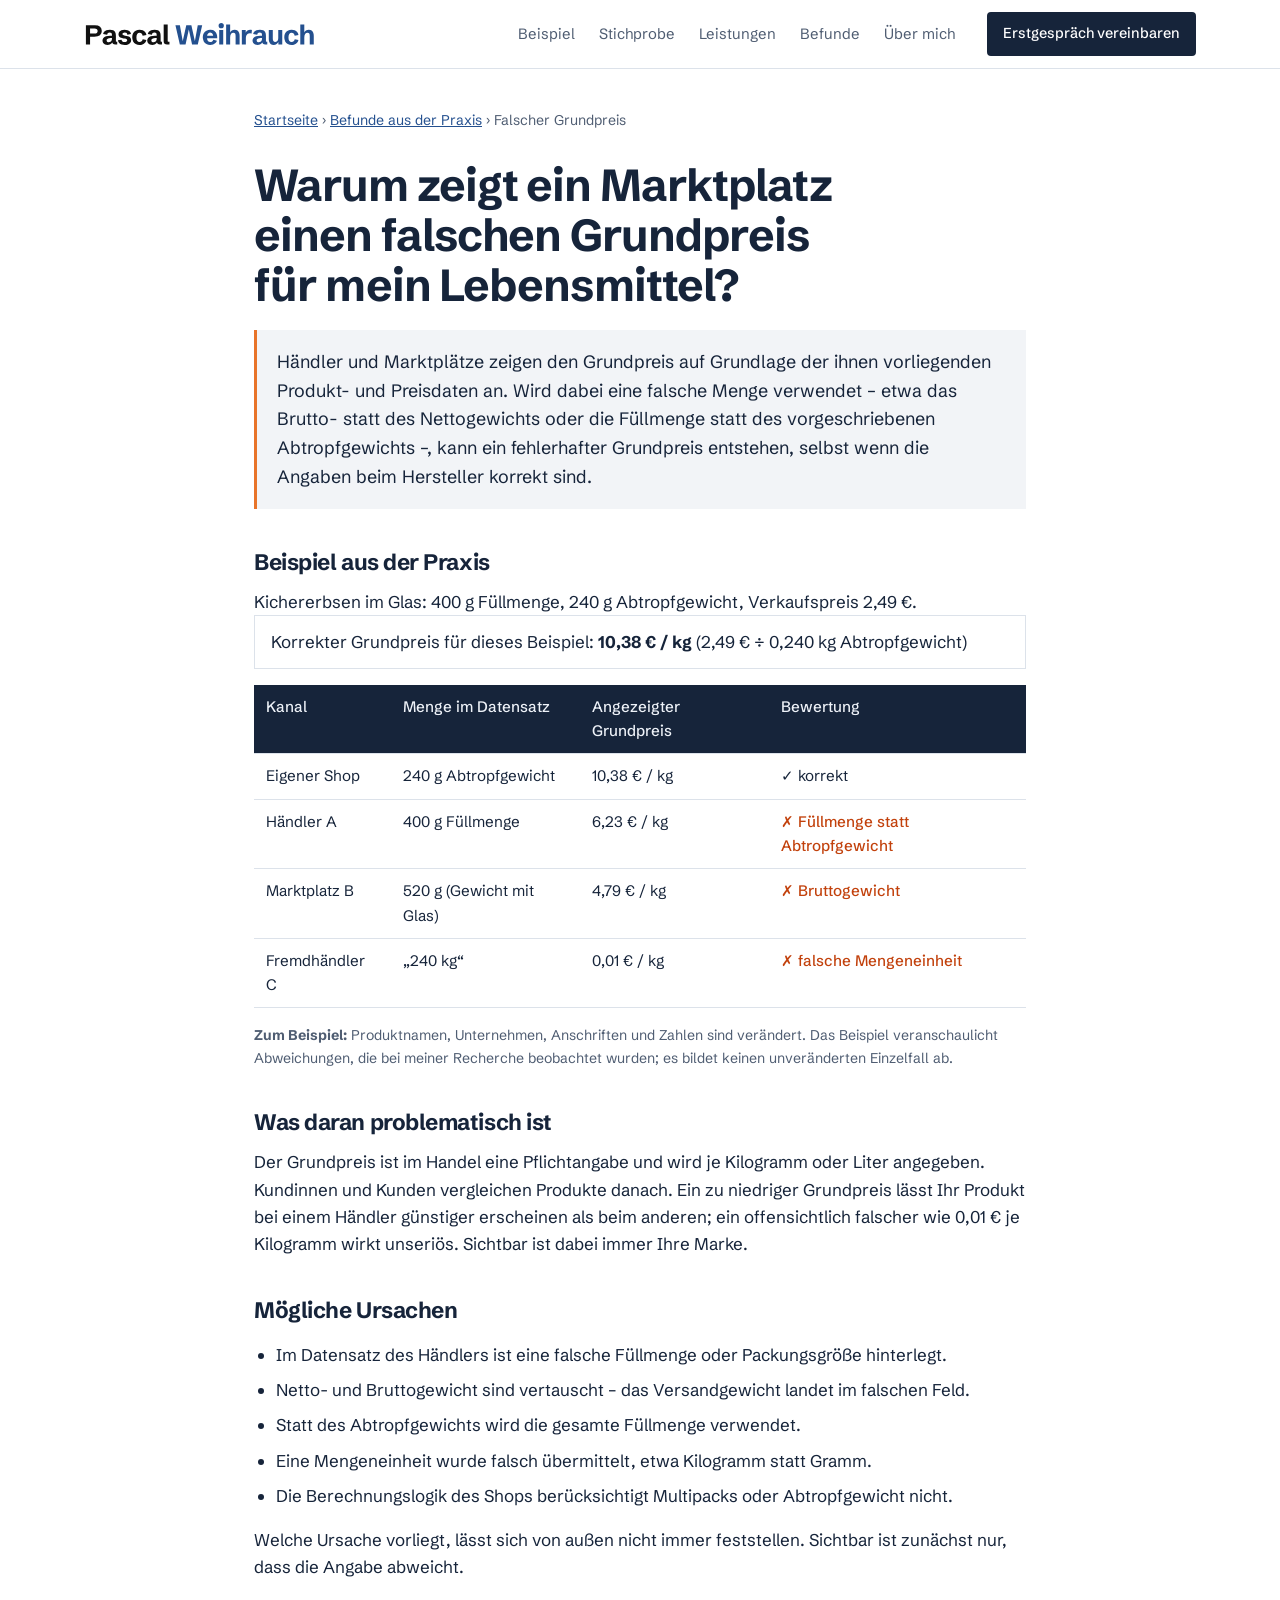
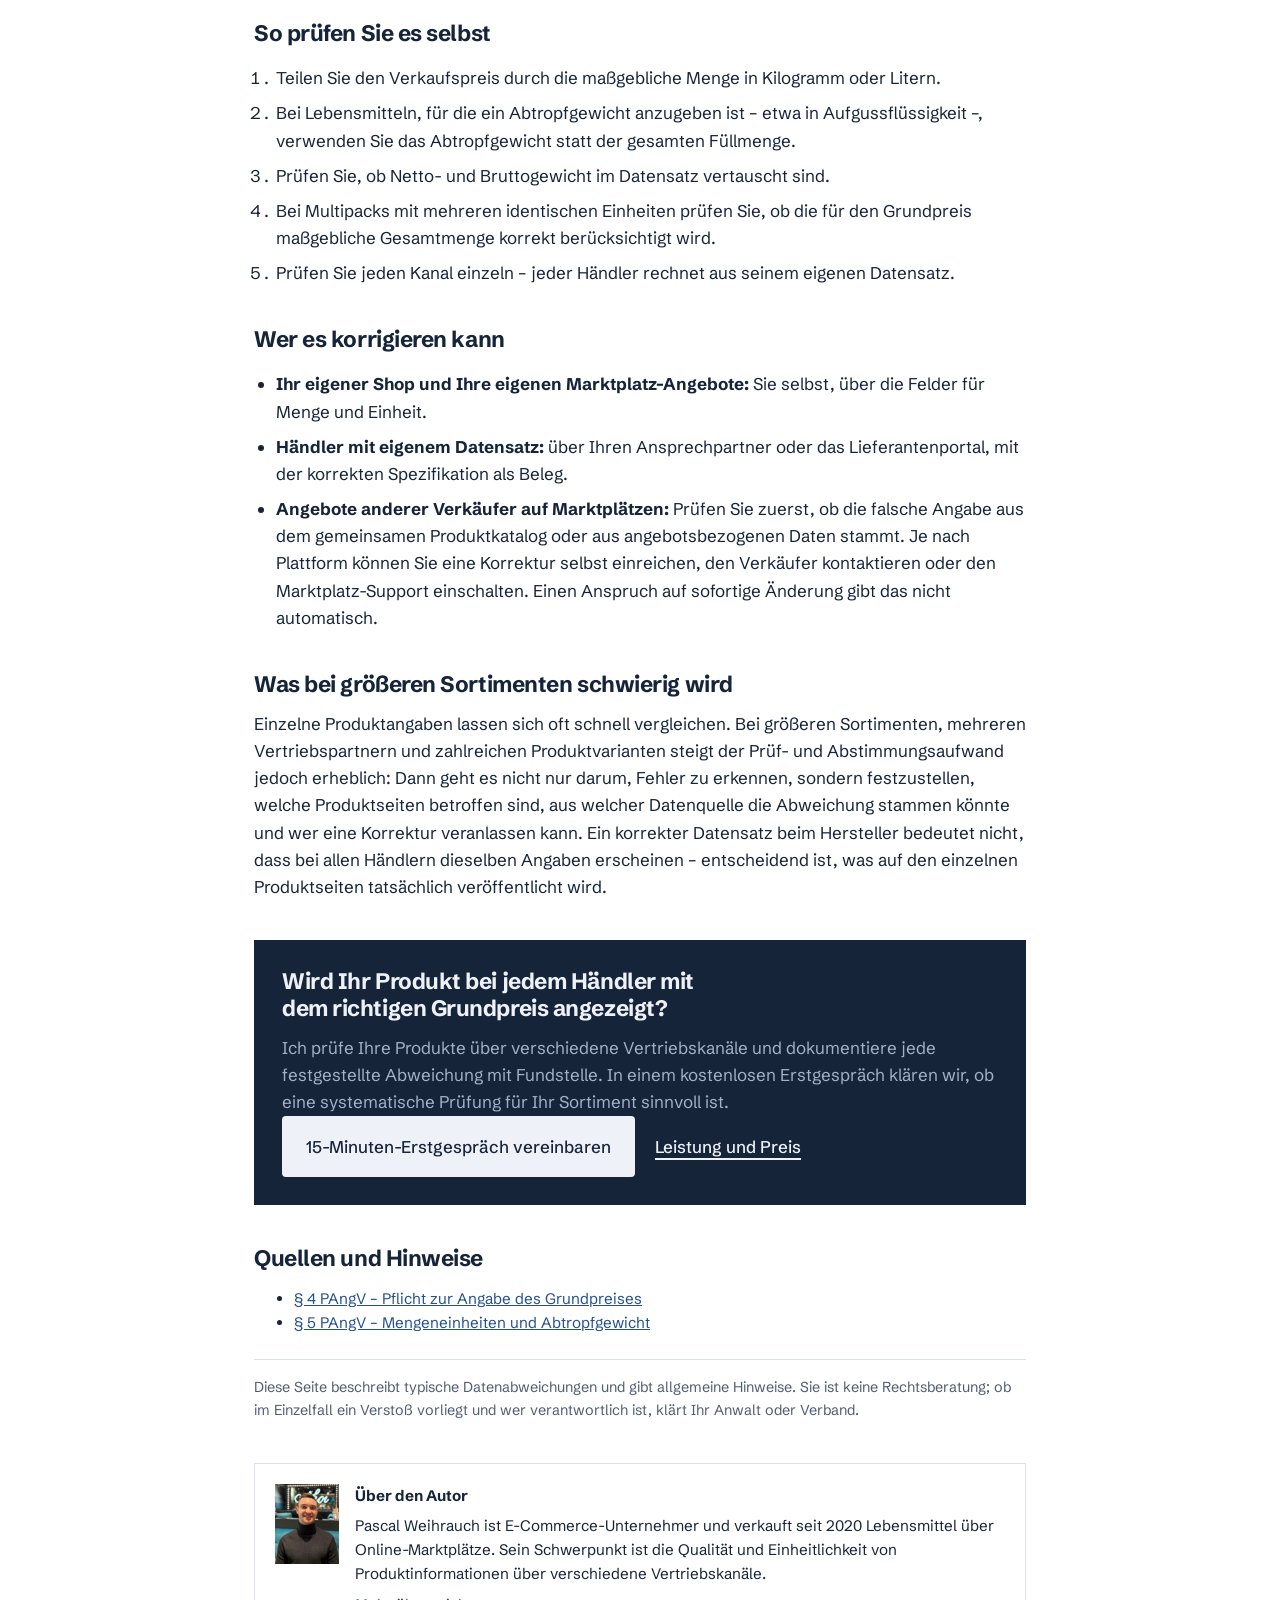
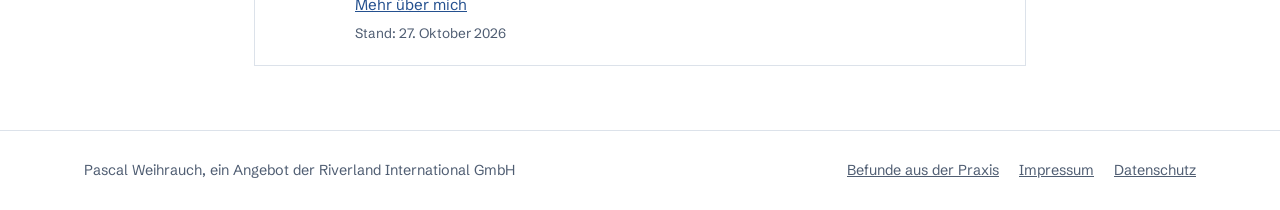
<file: befunde/grundpreis-falsch-berechnet/index.html>
<!doctype html>
<html lang="de">
<head>
<meta charset="utf-8">
<meta name="viewport" content="width=device-width, initial-scale=1, viewport-fit=cover">
<title>Falscher Grundpreis bei Lebensmitteln im Handel: Ursachen und Prüfung | Pascal Weihrauch</title>
<link rel="icon" href="../../favicon.svg" type="image/svg+xml">
<link rel="icon" href="../../favicon-32.png" sizes="32x32" type="image/png">
<link rel="apple-touch-icon" href="../../favicon-180.png">
<meta name="description" content="Warum Händler und Marktplätze für Lebensmittel oft einen falschen Grundpreis zeigen, wie Sie ihn richtig berechnen (auch mit Abtropfgewicht) und wer den Fehler korrigieren kann.">
<link rel="canonical" href="https://pascalweihrauch.de/befunde/grundpreis-falsch-berechnet/">
<meta property="og:type" content="article">
<meta property="og:locale" content="de_DE">
<meta property="og:url" content="https://pascalweihrauch.de/befunde/grundpreis-falsch-berechnet/">
<meta property="og:title" content="Falscher Grundpreis bei Lebensmitteln im Handel: Ursachen und Prüfung | Pascal Weihrauch">
<meta property="og:image" content="https://pascalweihrauch.de/og-image.png">
<meta property="og:image:width" content="1200">
<meta property="og:image:height" content="630">
<meta name="twitter:card" content="summary_large_image">
<meta property="og:description" content="Warum Händler und Marktplätze für Lebensmittel oft einen falschen Grundpreis zeigen, wie Sie ihn richtig berechnen (auch mit Abtropfgewicht) und wer den Fehler korrigieren kann.">
<link rel="stylesheet" href="../../styles.css">
<script type="application/ld+json">{"@context": "https://schema.org", "@graph": [{"@type": "BreadcrumbList", "itemListElement": [{"@type": "ListItem", "position": 1, "name": "Startseite", "item": "https://pascalweihrauch.de/"}, {"@type": "ListItem", "position": 2, "name": "Befunde aus der Praxis", "item": "https://pascalweihrauch.de/befunde/"}, {"@type": "ListItem", "position": 3, "name": "Falscher Grundpreis", "item": "https://pascalweihrauch.de/befunde/grundpreis-falsch-berechnet/"}]}, {"@type": "Article", "headline": "Warum zeigt ein Marktplatz einen falschen Grundpreis für mein Lebensmittel?", "description": "Warum Händler und Marktplätze für Lebensmittel oft einen falschen Grundpreis zeigen, wie Sie ihn richtig berechnen (auch mit Abtropfgewicht) und wer den Fehler korrigieren kann.", "datePublished": "2026-10-27", "dateModified": "2026-10-27", "inLanguage": "de-DE", "mainEntityOfPage": "https://pascalweihrauch.de/befunde/grundpreis-falsch-berechnet/", "author": {"@type": "Person", "@id": "https://pascalweihrauch.de/#person", "name": "Pascal Weihrauch", "url": "https://pascalweihrauch.de/#ueber"}, "publisher": {"@id": "https://pascalweihrauch.de/#org"}}]}</script>
</head>
<body>
<a class="skip" href="#inhalt">Zum Inhalt</a>
<header class="top"><div class="wrap top-inner">
  <a class="brand" href="../../" aria-label="Pascal Weihrauch – Startseite"><picture><source srcset="../../logo/pascal-weihrauch_logo_dunkel.svg" media="(prefers-color-scheme: dark)"><img src="../../logo/pascal-weihrauch_logo_hell.svg" alt="Pascal Weihrauch" width="231" height="22"></picture></a>
  <nav aria-label="Hauptnavigation"><a href="../../#beispielbefund">Beispiel</a><a href="../../#stichprobe">Stichprobe</a><a href="../../#leistungen">Leistungen</a><a href="../../befunde/">Befunde</a><a href="../../#ueber">Über mich</a></nav>
  <a class="btn btn-small" href="../../termin/">Erstgespräch vereinbaren</a>
</div></header>
<main id="inhalt" class="wrap article">
<p class="crumbs"><a href="../../">Startseite</a> <span aria-hidden="true">›</span> <a href="../../befunde/">Befunde aus der Praxis</a> <span aria-hidden="true">›</span> <span>Falscher Grundpreis</span></p>
<article>
<h1>Warum zeigt ein Marktplatz einen falschen Grundpreis für mein Lebensmittel?</h1>
<p class="answer">Händler und Marktplätze zeigen den Grundpreis auf Grundlage der ihnen vorliegenden Produkt- und Preisdaten an. Wird dabei eine falsche Menge verwendet – etwa das Brutto- statt des Nettogewichts oder die Füllmenge statt des vorgeschriebenen Abtropfgewichts –, kann ein fehlerhafter Grundpreis entstehen, selbst wenn die Angaben beim Hersteller korrekt sind.</p>

<h2>Beispiel aus der Praxis</h2>
<p>Kichererbsen im Glas: 400 g Füllmenge, 240 g Abtropfgewicht, Verkaufspreis 2,49 €.</p>
<p class="key">Korrekter Grundpreis für dieses Beispiel: <strong>10,38 € / kg</strong> (2,49 € ÷ 0,240 kg Abtropfgewicht)</p>
<div class="table-wrap"><table class="fall"><thead><tr><th>Kanal</th><th>Menge im Datensatz</th><th>Angezeigter Grundpreis</th><th>Bewertung</th></tr></thead><tbody><tr><td>Eigener Shop</td><td>240 g Abtropfgewicht</td><td>10,38 € / kg</td><td>✓ korrekt</td></tr><tr class="bad"><td>Händler A</td><td>400 g Füllmenge</td><td>6,23 € / kg</td><td>✗ Füllmenge statt Abtropfgewicht</td></tr><tr class="bad"><td>Marktplatz B</td><td>520 g (Gewicht mit Glas)</td><td>4,79 € / kg</td><td>✗ Bruttogewicht</td></tr><tr class="bad"><td>Fremdhändler C</td><td>„240 kg“</td><td>0,01 € / kg</td><td>✗ falsche Mengeneinheit</td></tr></tbody></table></div>
<p class="ex-note"><strong>Zum Beispiel:</strong> Produktnamen, Unternehmen, Anschriften und Zahlen sind verändert. Das Beispiel veranschaulicht Abweichungen, die bei meiner Recherche beobachtet wurden; es bildet keinen unveränderten Einzelfall ab.</p>

<h2>Was daran problematisch ist</h2>
<p>Der Grundpreis ist im Handel eine Pflichtangabe und wird je Kilogramm oder Liter angegeben. Kundinnen und Kunden vergleichen Produkte danach. Ein zu niedriger Grundpreis lässt Ihr Produkt bei einem Händler günstiger erscheinen als beim anderen; ein offensichtlich falscher wie 0,01 € je Kilogramm wirkt unseriös. Sichtbar ist dabei immer Ihre Marke.</p>

<h2>Mögliche Ursachen</h2>
<ul class="who"><li>Im Datensatz des Händlers ist eine falsche Füllmenge oder Packungsgröße hinterlegt.</li><li>Netto- und Bruttogewicht sind vertauscht – das Versandgewicht landet im falschen Feld.</li><li>Statt des Abtropfgewichts wird die gesamte Füllmenge verwendet.</li><li>Eine Mengeneinheit wurde falsch übermittelt, etwa Kilogramm statt Gramm.</li><li>Die Berechnungslogik des Shops berücksichtigt Multipacks oder Abtropfgewicht nicht.</li></ul>
<p>Welche Ursache vorliegt, lässt sich von außen nicht immer feststellen. Sichtbar ist zunächst nur, dass die Angabe abweicht.</p>

<h2>So prüfen Sie es selbst</h2>
<ol class="steps-check"><li>Teilen Sie den Verkaufspreis durch die maßgebliche Menge in Kilogramm oder Litern.</li><li>Bei Lebensmitteln, für die ein Abtropfgewicht anzugeben ist – etwa in Aufgussflüssigkeit –, verwenden Sie das Abtropfgewicht statt der gesamten Füllmenge.</li><li>Prüfen Sie, ob Netto- und Bruttogewicht im Datensatz vertauscht sind.</li><li>Bei Multipacks mit mehreren identischen Einheiten prüfen Sie, ob die für den Grundpreis maßgebliche Gesamtmenge korrekt berücksichtigt wird.</li><li>Prüfen Sie jeden Kanal einzeln – jeder Händler rechnet aus seinem eigenen Datensatz.</li></ol>

<h2>Wer es korrigieren kann</h2>
<ul class="who"><li><strong>Ihr eigener Shop und Ihre eigenen Marktplatz-Angebote:</strong> Sie selbst, über die Felder für Menge und Einheit.</li><li><strong>Händler mit eigenem Datensatz:</strong> über Ihren Ansprechpartner oder das Lieferantenportal, mit der korrekten Spezifikation als Beleg.</li><li><strong>Angebote anderer Verkäufer auf Marktplätzen:</strong> Prüfen Sie zuerst, ob die falsche Angabe aus dem gemeinsamen Produktkatalog oder aus angebotsbezogenen Daten stammt. Je nach Plattform können Sie eine Korrektur selbst einreichen, den Verkäufer kontaktieren oder den Marktplatz-Support einschalten. Einen Anspruch auf sofortige Änderung gibt das nicht automatisch.</li></ul>

<h2>Was bei größeren Sortimenten schwierig wird</h2>
<p>Einzelne Produktangaben lassen sich oft schnell vergleichen. Bei größeren Sortimenten, mehreren Vertriebspartnern und zahlreichen Produktvarianten steigt der Prüf- und Abstimmungsaufwand jedoch erheblich: Dann geht es nicht nur darum, Fehler zu erkennen, sondern festzustellen, welche Produktseiten betroffen sind, aus welcher Datenquelle die Abweichung stammen könnte und wer eine Korrektur veranlassen kann. Ein korrekter Datensatz beim Hersteller bedeutet nicht, dass bei allen Händlern dieselben Angaben erscheinen – entscheidend ist, was auf den einzelnen Produktseiten tatsächlich veröffentlicht wird.</p>
<section class="article-cta"><h2>Wird Ihr Produkt bei jedem Händler mit dem richtigen Grundpreis angezeigt?</h2><p>Ich prüfe Ihre Produkte über verschiedene Vertriebskanäle und dokumentiere jede festgestellte Abweichung mit Fundstelle. In einem kostenlosen Erstgespräch klären wir, ob eine systematische Prüfung für Ihr Sortiment sinnvoll ist.</p><a class="btn btn-light" href="../../termin/">15-Minuten-Erstgespräch vereinbaren</a> <a class="textlink" href="../../#leistungen">Leistung und Preis</a></section>
<h2>Quellen und Hinweise</h2><ul class="sources"><li><a href="https://www.gesetze-im-internet.de/pangv_2022/__4.html">§ 4 PAngV – Pflicht zur Angabe des Grundpreises</a></li><li><a href="https://www.gesetze-im-internet.de/pangv_2022/__5.html">§ 5 PAngV – Mengeneinheiten und Abtropfgewicht</a></li></ul><p class="legal-note">Diese Seite beschreibt typische Datenabweichungen und gibt allgemeine Hinweise. Sie ist keine Rechtsberatung; ob im Einzelfall ein Verstoß vorliegt und wer verantwortlich ist, klärt Ihr Anwalt oder Verband.</p>
</article>
<aside class="author"><img src="../../pascal-weihrauch.jpg" alt="" width="64" height="80" loading="lazy"><div><p class="author-h"><strong>Über den Autor</strong></p><p>Pascal Weihrauch ist E-Commerce-Unternehmer und verkauft seit 2020 Lebensmittel über Online-Marktplätze. Sein Schwerpunkt ist die Qualität und Einheitlichkeit von Produktinformationen über verschiedene Vertriebskanäle.</p><p><a href="../../#ueber">Mehr über mich</a></p><p class="upd">Stand: 27. Oktober 2026</p></div></aside>
</main>
<footer class="foot"><div class="wrap foot-inner">
  <span>Pascal Weihrauch, ein Angebot der Riverland International GmbH</span>
  <nav aria-label="Rechtliches"><a href="../../befunde/">Befunde aus der Praxis</a><a href="../../impressum.html">Impressum</a><a href="../../datenschutz.html">Datenschutz</a></nav>
</div></footer>
</body></html>
</file>
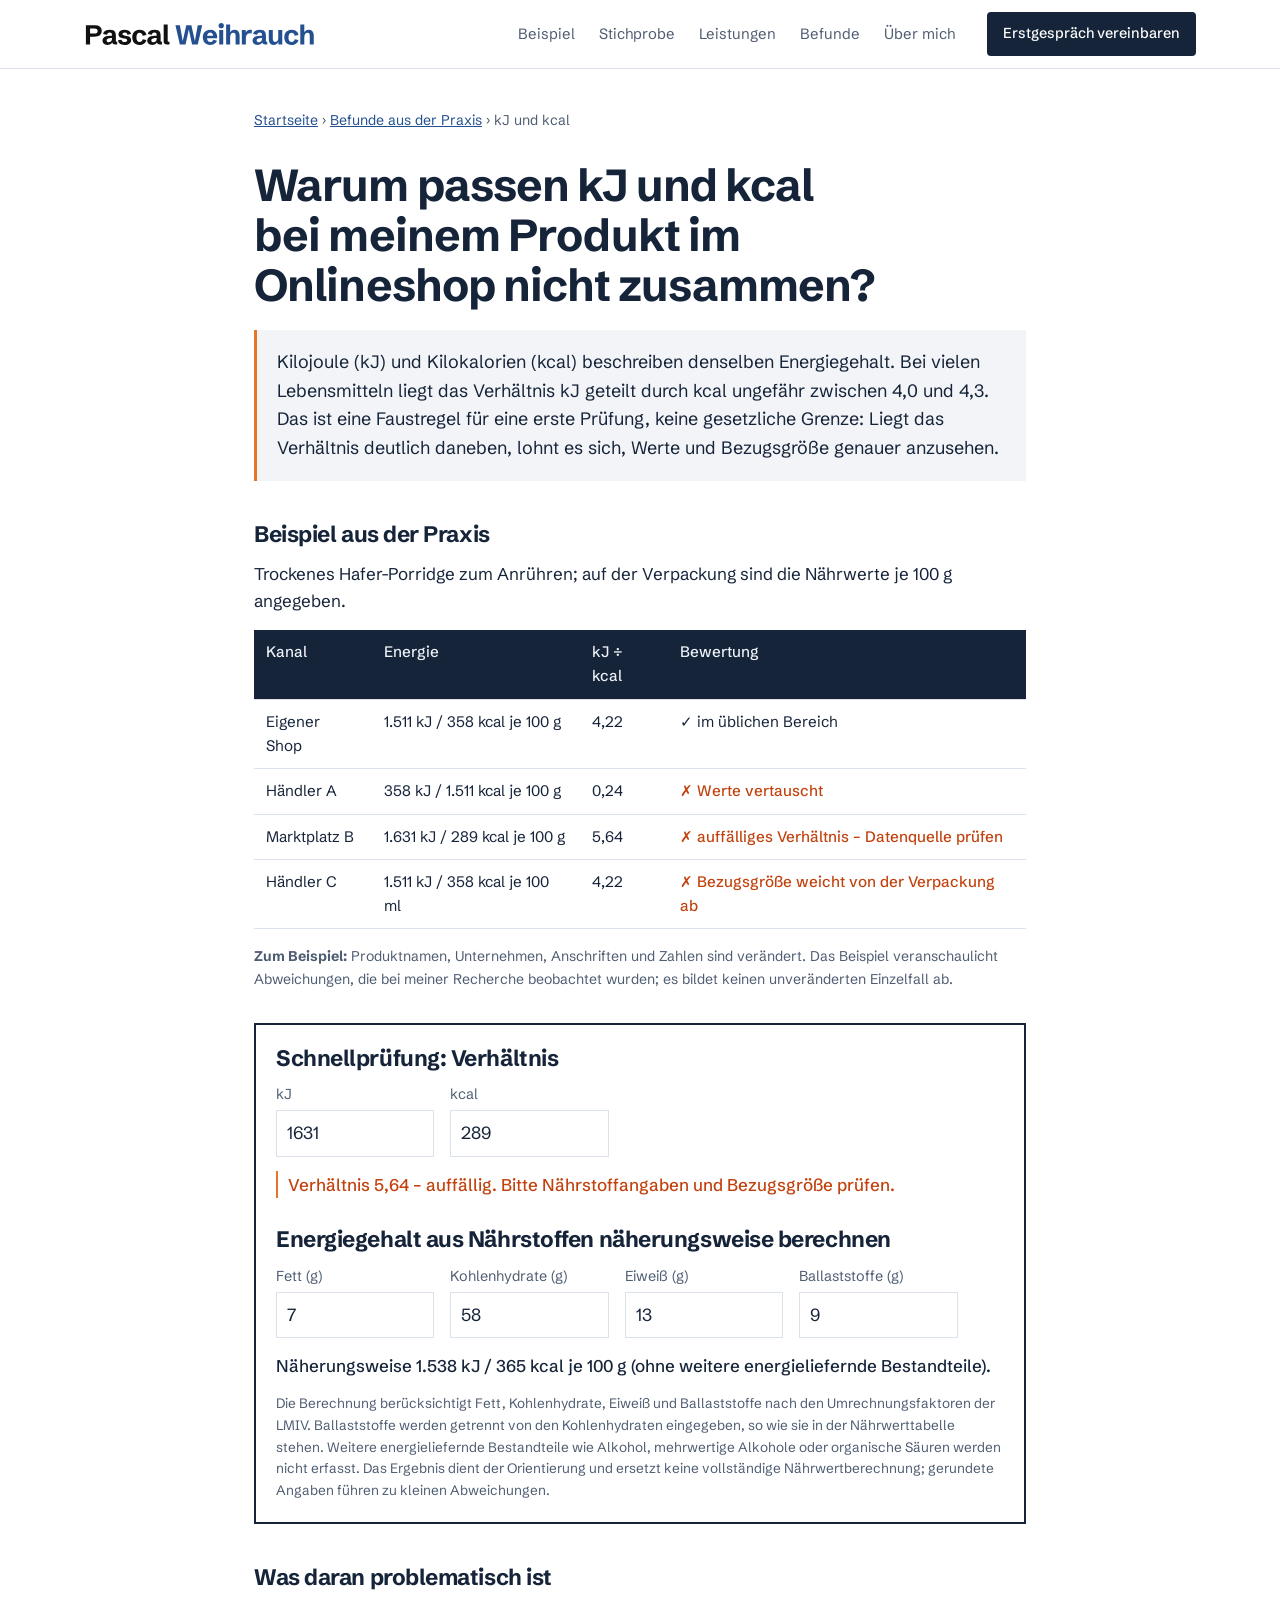
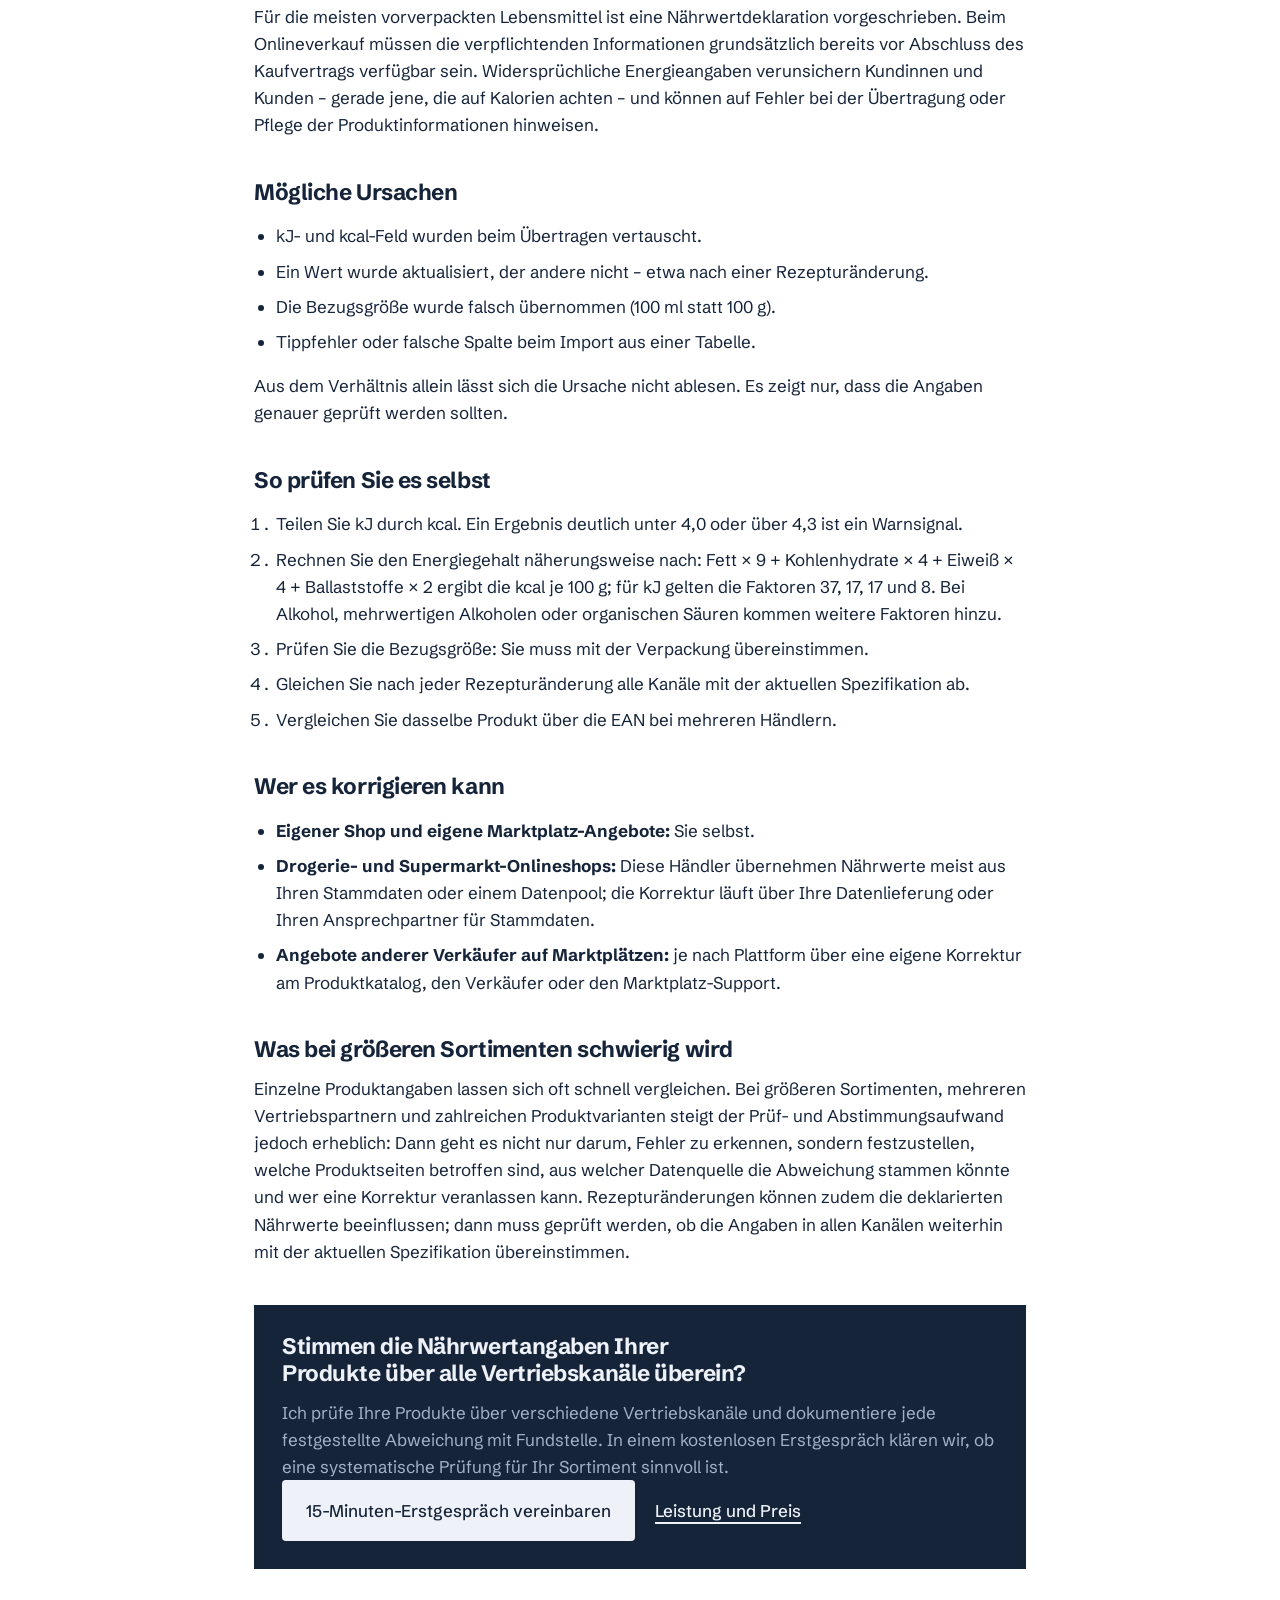
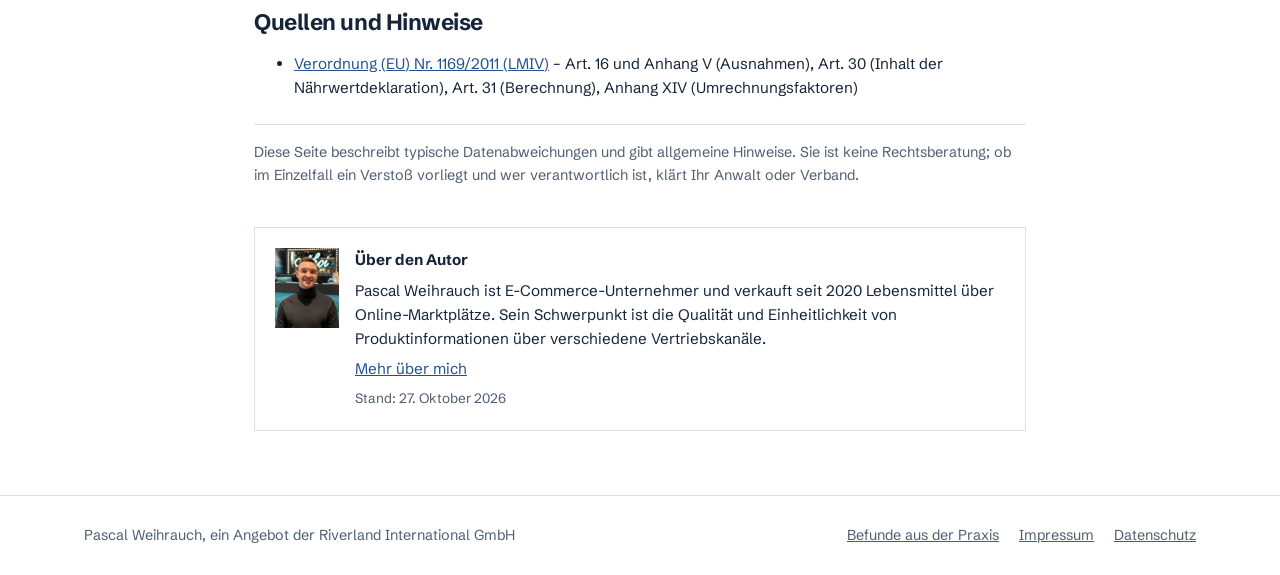
<file: befunde/kj-kcal-passen-nicht/index.html>
<!doctype html>
<html lang="de">
<head>
<meta charset="utf-8">
<meta name="viewport" content="width=device-width, initial-scale=1, viewport-fit=cover">
<title>kJ und kcal passen nicht zusammen: Nährwerte im Handel prüfen | Pascal Weihrauch</title>
<link rel="icon" href="../../favicon.svg" type="image/svg+xml">
<link rel="icon" href="../../favicon-32.png" sizes="32x32" type="image/png">
<link rel="apple-touch-icon" href="../../favicon-180.png">
<meta name="description" content="Wie Sie widersprüchliche Nährwerte Ihres Lebensmittels im Onlinehandel erkennen: kJ-kcal-Verhältnis als Faustregel, Nachrechnen aus den Nährstoffen nach LMIV, Bezugsgröße – mit Rechner.">
<link rel="canonical" href="https://pascalweihrauch.de/befunde/kj-kcal-passen-nicht/">
<meta property="og:type" content="article">
<meta property="og:locale" content="de_DE">
<meta property="og:url" content="https://pascalweihrauch.de/befunde/kj-kcal-passen-nicht/">
<meta property="og:title" content="kJ und kcal passen nicht zusammen: Nährwerte im Handel prüfen | Pascal Weihrauch">
<meta property="og:image" content="https://pascalweihrauch.de/og-image.png">
<meta property="og:image:width" content="1200">
<meta property="og:image:height" content="630">
<meta name="twitter:card" content="summary_large_image">
<meta property="og:description" content="Wie Sie widersprüchliche Nährwerte Ihres Lebensmittels im Onlinehandel erkennen: kJ-kcal-Verhältnis als Faustregel, Nachrechnen aus den Nährstoffen nach LMIV, Bezugsgröße – mit Rechner.">
<link rel="stylesheet" href="../../styles.css">
<script type="application/ld+json">{"@context": "https://schema.org", "@graph": [{"@type": "BreadcrumbList", "itemListElement": [{"@type": "ListItem", "position": 1, "name": "Startseite", "item": "https://pascalweihrauch.de/"}, {"@type": "ListItem", "position": 2, "name": "Befunde aus der Praxis", "item": "https://pascalweihrauch.de/befunde/"}, {"@type": "ListItem", "position": 3, "name": "kJ und kcal", "item": "https://pascalweihrauch.de/befunde/kj-kcal-passen-nicht/"}]}, {"@type": "Article", "headline": "Warum passen kJ und kcal bei meinem Produkt im Onlineshop nicht zusammen?", "description": "Wie Sie widersprüchliche Nährwerte Ihres Lebensmittels im Onlinehandel erkennen: kJ-kcal-Verhältnis als Faustregel, Nachrechnen aus den Nährstoffen nach LMIV, Bezugsgröße – mit Rechner.", "datePublished": "2026-10-27", "dateModified": "2026-10-27", "inLanguage": "de-DE", "mainEntityOfPage": "https://pascalweihrauch.de/befunde/kj-kcal-passen-nicht/", "author": {"@type": "Person", "@id": "https://pascalweihrauch.de/#person", "name": "Pascal Weihrauch", "url": "https://pascalweihrauch.de/#ueber"}, "publisher": {"@id": "https://pascalweihrauch.de/#org"}}]}</script>
</head>
<body>
<a class="skip" href="#inhalt">Zum Inhalt</a>
<header class="top"><div class="wrap top-inner">
  <a class="brand" href="../../" aria-label="Pascal Weihrauch – Startseite"><picture><source srcset="../../logo/pascal-weihrauch_logo_dunkel.svg" media="(prefers-color-scheme: dark)"><img src="../../logo/pascal-weihrauch_logo_hell.svg" alt="Pascal Weihrauch" width="231" height="22"></picture></a>
  <nav aria-label="Hauptnavigation"><a href="../../#beispielbefund">Beispiel</a><a href="../../#stichprobe">Stichprobe</a><a href="../../#leistungen">Leistungen</a><a href="../../befunde/">Befunde</a><a href="../../#ueber">Über mich</a></nav>
  <a class="btn btn-small" href="../../termin/">Erstgespräch vereinbaren</a>
</div></header>
<main id="inhalt" class="wrap article">
<p class="crumbs"><a href="../../">Startseite</a> <span aria-hidden="true">›</span> <a href="../../befunde/">Befunde aus der Praxis</a> <span aria-hidden="true">›</span> <span>kJ und kcal</span></p>
<article>
<h1>Warum passen kJ und kcal bei meinem Produkt im Onlineshop nicht zusammen?</h1>
<p class="answer">Kilojoule (kJ) und Kilokalorien (kcal) beschreiben denselben Energiegehalt. Bei vielen Lebensmitteln liegt das Verhältnis kJ geteilt durch kcal ungefähr zwischen 4,0 und 4,3. Das ist eine Faustregel für eine erste Prüfung, keine gesetzliche Grenze: Liegt das Verhältnis deutlich daneben, lohnt es sich, Werte und Bezugsgröße genauer anzusehen.</p>

<h2>Beispiel aus der Praxis</h2>
<p>Trockenes Hafer-Porridge zum Anrühren; auf der Verpackung sind die Nährwerte je 100 g angegeben.</p>
<div class="table-wrap"><table class="fall"><thead><tr><th>Kanal</th><th>Energie</th><th>kJ ÷ kcal</th><th>Bewertung</th></tr></thead><tbody><tr><td>Eigener Shop</td><td>1.511 kJ / 358 kcal je 100 g</td><td>4,22</td><td>✓ im üblichen Bereich</td></tr><tr class="bad"><td>Händler A</td><td>358 kJ / 1.511 kcal je 100 g</td><td>0,24</td><td>✗ Werte vertauscht</td></tr><tr class="bad"><td>Marktplatz B</td><td>1.631 kJ / 289 kcal je 100 g</td><td>5,64</td><td>✗ auffälliges Verhältnis – Datenquelle prüfen</td></tr><tr class="bad"><td>Händler C</td><td>1.511 kJ / 358 kcal je 100 ml</td><td>4,22</td><td>✗ Bezugsgröße weicht von der Verpackung ab</td></tr></tbody></table></div>
<p class="ex-note"><strong>Zum Beispiel:</strong> Produktnamen, Unternehmen, Anschriften und Zahlen sind verändert. Das Beispiel veranschaulicht Abweichungen, die bei meiner Recherche beobachtet wurden; es bildet keinen unveränderten Einzelfall ab.</p>

<div class="calc" id="rechner">
  <h2>Schnellprüfung: Verhältnis</h2>
  <div class="calc-row"><label>kJ <input type="text" id="kj" inputmode="decimal" value="1631"></label><label>kcal <input type="text" id="kcal" inputmode="decimal" value="289"></label></div>
  <p class="calc-out" id="out" aria-live="polite"></p>
  <h2 class="calc-h2">Energiegehalt aus Nährstoffen näherungsweise berechnen</h2>
  <div class="calc-row">
    <label>Fett (g) <input type="text" id="fat" inputmode="decimal" value="7"></label>
    <label>Kohlenhydrate (g) <input type="text" id="carb" inputmode="decimal" value="58"></label>
    <label>Eiweiß (g) <input type="text" id="prot" inputmode="decimal" value="13"></label>
    <label>Ballaststoffe (g) <input type="text" id="fib" inputmode="decimal" value="9"></label>
  </div>
  <p class="calc-out" id="out2" aria-live="polite"></p>
  <p class="calc-note">Die Berechnung berücksichtigt Fett, Kohlenhydrate, Eiweiß und Ballaststoffe nach den Umrechnungsfaktoren der LMIV. Ballaststoffe werden getrennt von den Kohlenhydraten eingegeben, so wie sie in der Nährwerttabelle stehen. Weitere energieliefernde Bestandteile wie Alkohol, mehrwertige Alkohole oder organische Säuren werden nicht erfasst. Das Ergebnis dient der Orientierung und ersetzt keine vollständige Nährwertberechnung; gerundete Angaben führen zu kleinen Abweichungen.</p>
</div>

<h2>Was daran problematisch ist</h2>
<p>Für die meisten vorverpackten Lebensmittel ist eine Nährwertdeklaration vorgeschrieben. Beim Onlineverkauf müssen die verpflichtenden Informationen grundsätzlich bereits vor Abschluss des Kaufvertrags verfügbar sein. Widersprüchliche Energieangaben verunsichern Kundinnen und Kunden – gerade jene, die auf Kalorien achten – und können auf Fehler bei der Übertragung oder Pflege der Produktinformationen hinweisen.</p>

<h2>Mögliche Ursachen</h2>
<ul class="who"><li>kJ- und kcal-Feld wurden beim Übertragen vertauscht.</li><li>Ein Wert wurde aktualisiert, der andere nicht – etwa nach einer Rezepturänderung.</li><li>Die Bezugsgröße wurde falsch übernommen (100 ml statt 100 g).</li><li>Tippfehler oder falsche Spalte beim Import aus einer Tabelle.</li></ul>
<p>Aus dem Verhältnis allein lässt sich die Ursache nicht ablesen. Es zeigt nur, dass die Angaben genauer geprüft werden sollten.</p>

<h2>So prüfen Sie es selbst</h2>
<ol class="steps-check"><li>Teilen Sie kJ durch kcal. Ein Ergebnis deutlich unter 4,0 oder über 4,3 ist ein Warnsignal.</li><li>Rechnen Sie den Energiegehalt näherungsweise nach: Fett × 9 + Kohlenhydrate × 4 + Eiweiß × 4 + Ballaststoffe × 2 ergibt die kcal je 100 g; für kJ gelten die Faktoren 37, 17, 17 und 8. Bei Alkohol, mehrwertigen Alkoholen oder organischen Säuren kommen weitere Faktoren hinzu.</li><li>Prüfen Sie die Bezugsgröße: Sie muss mit der Verpackung übereinstimmen.</li><li>Gleichen Sie nach jeder Rezepturänderung alle Kanäle mit der aktuellen Spezifikation ab.</li><li>Vergleichen Sie dasselbe Produkt über die EAN bei mehreren Händlern.</li></ol>

<h2>Wer es korrigieren kann</h2>
<ul class="who"><li><strong>Eigener Shop und eigene Marktplatz-Angebote:</strong> Sie selbst.</li><li><strong>Drogerie- und Supermarkt-Onlineshops:</strong> Diese Händler übernehmen Nährwerte meist aus Ihren Stammdaten oder einem Datenpool; die Korrektur läuft über Ihre Datenlieferung oder Ihren Ansprechpartner für Stammdaten.</li><li><strong>Angebote anderer Verkäufer auf Marktplätzen:</strong> je nach Plattform über eine eigene Korrektur am Produktkatalog, den Verkäufer oder den Marktplatz-Support.</li></ul>

<h2>Was bei größeren Sortimenten schwierig wird</h2>
<p>Einzelne Produktangaben lassen sich oft schnell vergleichen. Bei größeren Sortimenten, mehreren Vertriebspartnern und zahlreichen Produktvarianten steigt der Prüf- und Abstimmungsaufwand jedoch erheblich: Dann geht es nicht nur darum, Fehler zu erkennen, sondern festzustellen, welche Produktseiten betroffen sind, aus welcher Datenquelle die Abweichung stammen könnte und wer eine Korrektur veranlassen kann. Rezepturänderungen können zudem die deklarierten Nährwerte beeinflussen; dann muss geprüft werden, ob die Angaben in allen Kanälen weiterhin mit der aktuellen Spezifikation übereinstimmen.</p>
<section class="article-cta"><h2>Stimmen die Nährwertangaben Ihrer Produkte über alle Vertriebskanäle überein?</h2><p>Ich prüfe Ihre Produkte über verschiedene Vertriebskanäle und dokumentiere jede festgestellte Abweichung mit Fundstelle. In einem kostenlosen Erstgespräch klären wir, ob eine systematische Prüfung für Ihr Sortiment sinnvoll ist.</p><a class="btn btn-light" href="../../termin/">15-Minuten-Erstgespräch vereinbaren</a> <a class="textlink" href="../../#leistungen">Leistung und Preis</a></section>
<h2>Quellen und Hinweise</h2><ul class="sources"><li><a href="https://eur-lex.europa.eu/legal-content/DE/TXT/?uri=CELEX:02011R1169-20250401">Verordnung (EU) Nr. 1169/2011 (LMIV)</a> – Art. 16 und Anhang V (Ausnahmen), Art. 30 (Inhalt der Nährwertdeklaration), Art. 31 (Berechnung), Anhang XIV (Umrechnungsfaktoren)</li></ul><p class="legal-note">Diese Seite beschreibt typische Datenabweichungen und gibt allgemeine Hinweise. Sie ist keine Rechtsberatung; ob im Einzelfall ein Verstoß vorliegt und wer verantwortlich ist, klärt Ihr Anwalt oder Verband.</p>
</article>
<aside class="author"><img src="../../pascal-weihrauch.jpg" alt="" width="64" height="80" loading="lazy"><div><p class="author-h"><strong>Über den Autor</strong></p><p>Pascal Weihrauch ist E-Commerce-Unternehmer und verkauft seit 2020 Lebensmittel über Online-Marktplätze. Sein Schwerpunkt ist die Qualität und Einheitlichkeit von Produktinformationen über verschiedene Vertriebskanäle.</p><p><a href="../../#ueber">Mehr über mich</a></p><p class="upd">Stand: 27. Oktober 2026</p></div></aside>
<script>
(function(){
function v(id){var t=document.getElementById(id).value.trim().replace(',','.');if(t==='')return null;var x=Number(t);return isNaN(x)?NaN:x;}
var o=document.getElementById('out'),o2=document.getElementById('out2');
function f(){var a=v('kj'),b=v('kcal');o.className='calc-out';
 if(a===null||b===null){o.textContent='Bitte beide Werte eingeben.';return;}
 if(isNaN(a)||isNaN(b)||a<0||b<0){o.textContent='Bitte gültige, nicht negative Zahlen eingeben.';return;}
 if(a===0&&b===0){o.textContent='Kein Energiegehalt angegeben – ein Verhältnis lässt sich nicht berechnen. Das ist für sich kein Datenfehler.';return;}
 if(b===0){o.textContent='Das Verhältnis kann nicht berechnet werden (kcal = 0).';return;}
 var r=a/b,t=r.toFixed(2).replace('.',','),low=(b<20||a<80)?' Bei sehr niedrigen Energiewerten kann die Rundung das Verhältnis stark beeinflussen; prüfen Sie die zugrunde liegenden Nährstoffangaben.':'';
 if(r>=4.0&&r<=4.3){o.textContent='Verhältnis '+t+' – im üblichen Bereich. Das allein bestätigt nicht, dass die Werte richtig sind.'+low;o.className='calc-out ok';}
 else{o.textContent='Verhältnis '+t+' – auffällig. Bitte Nährstoffangaben und Bezugsgröße prüfen.'+low;o.className='calc-out warn';}}
function g(){var F=v('fat'),C=v('carb'),P=v('prot'),B=v('fib');
 if([F,C,P,B].some(function(x){return x===null;})){o2.textContent='Bitte alle vier Werte eingeben (0, wenn nicht enthalten).';return;}
 if([F,C,P,B].some(function(x){return isNaN(x)||x<0;})){o2.textContent='Bitte gültige, nicht negative Zahlen eingeben.';return;}
 var kcal=F*9+C*4+P*4+B*2,kj=F*37+C*17+P*17+B*8;
 o2.textContent='Näherungsweise '+Math.round(kj).toLocaleString('de-DE')+' kJ / '+Math.round(kcal).toLocaleString('de-DE')+' kcal je 100 g (ohne weitere energieliefernde Bestandteile).';}
['kj','kcal'].forEach(function(i){document.getElementById(i).addEventListener('input',f);});
['fat','carb','prot','fib'].forEach(function(i){document.getElementById(i).addEventListener('input',g);});
f();g();})();
</script>
</main>
<footer class="foot"><div class="wrap foot-inner">
  <span>Pascal Weihrauch, ein Angebot der Riverland International GmbH</span>
  <nav aria-label="Rechtliches"><a href="../../befunde/">Befunde aus der Praxis</a><a href="../../impressum.html">Impressum</a><a href="../../datenschutz.html">Datenschutz</a></nav>
</div></footer>
</body></html>
</file>
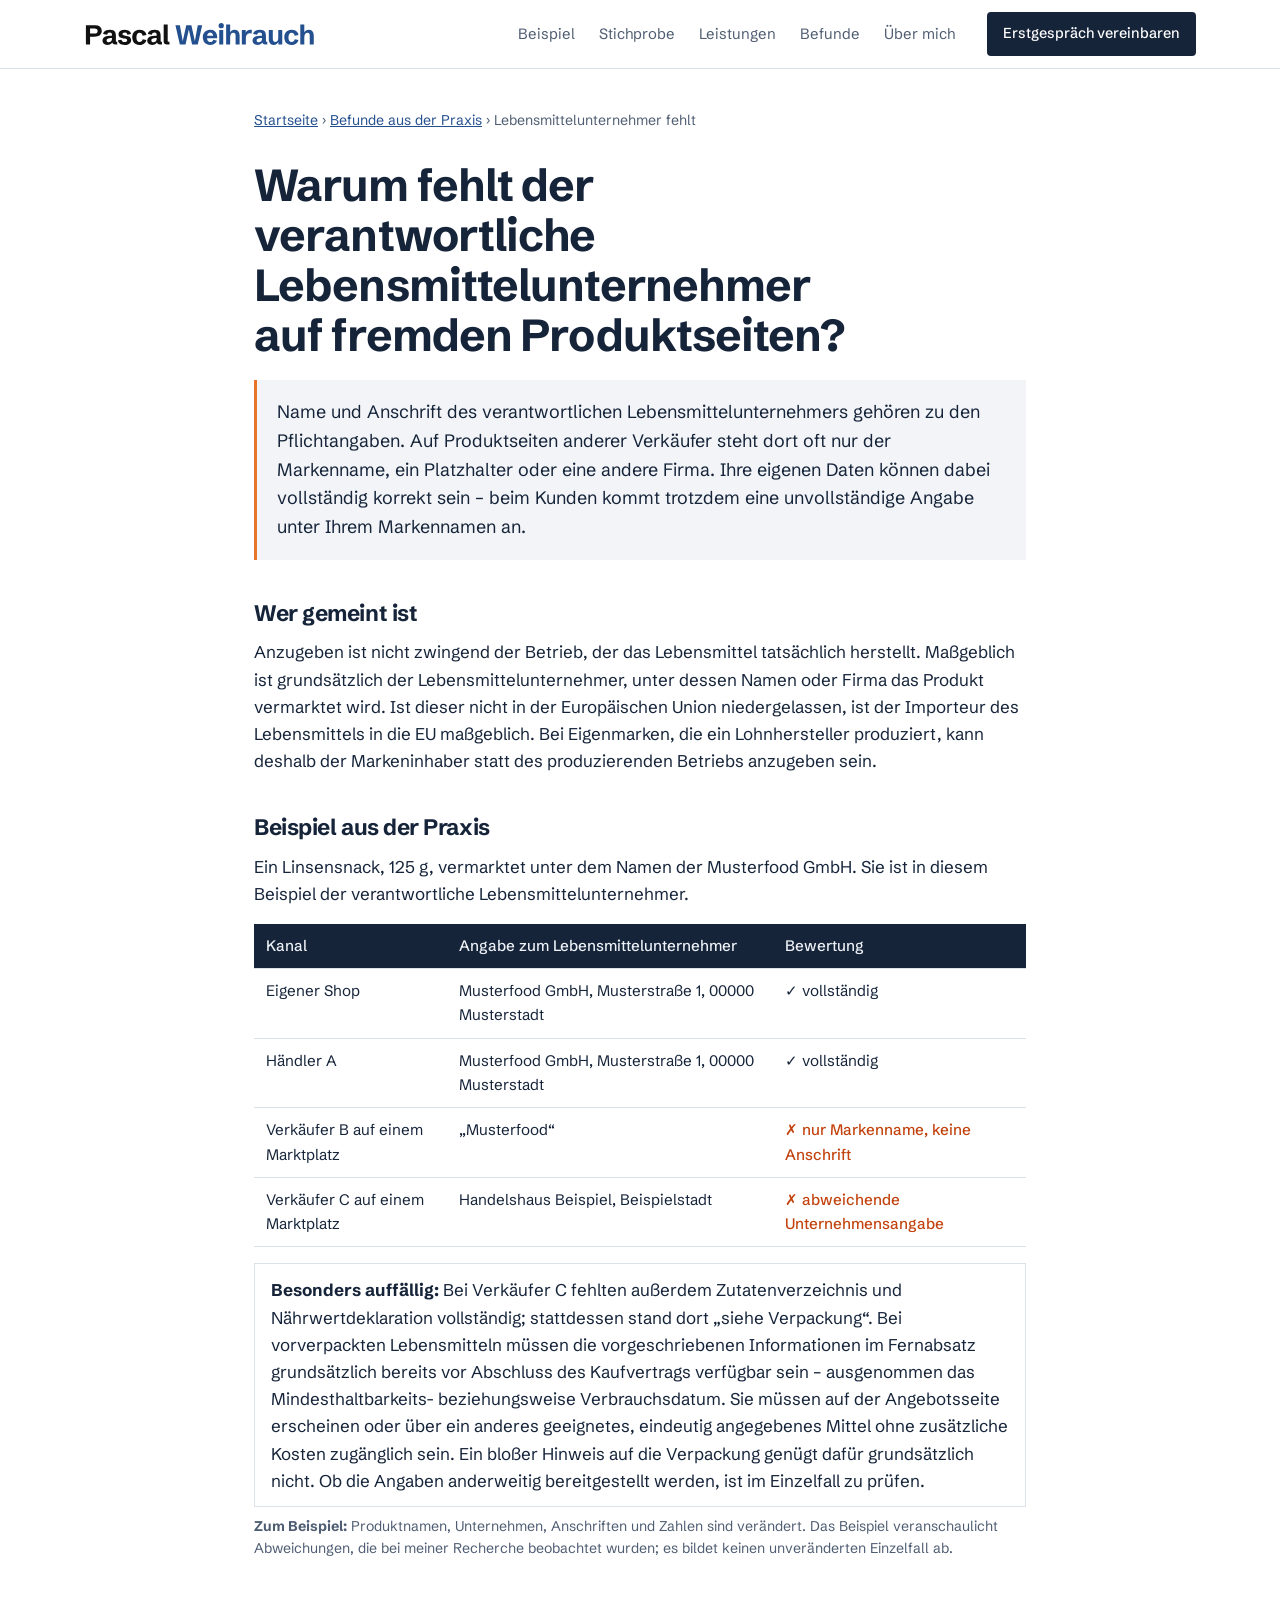
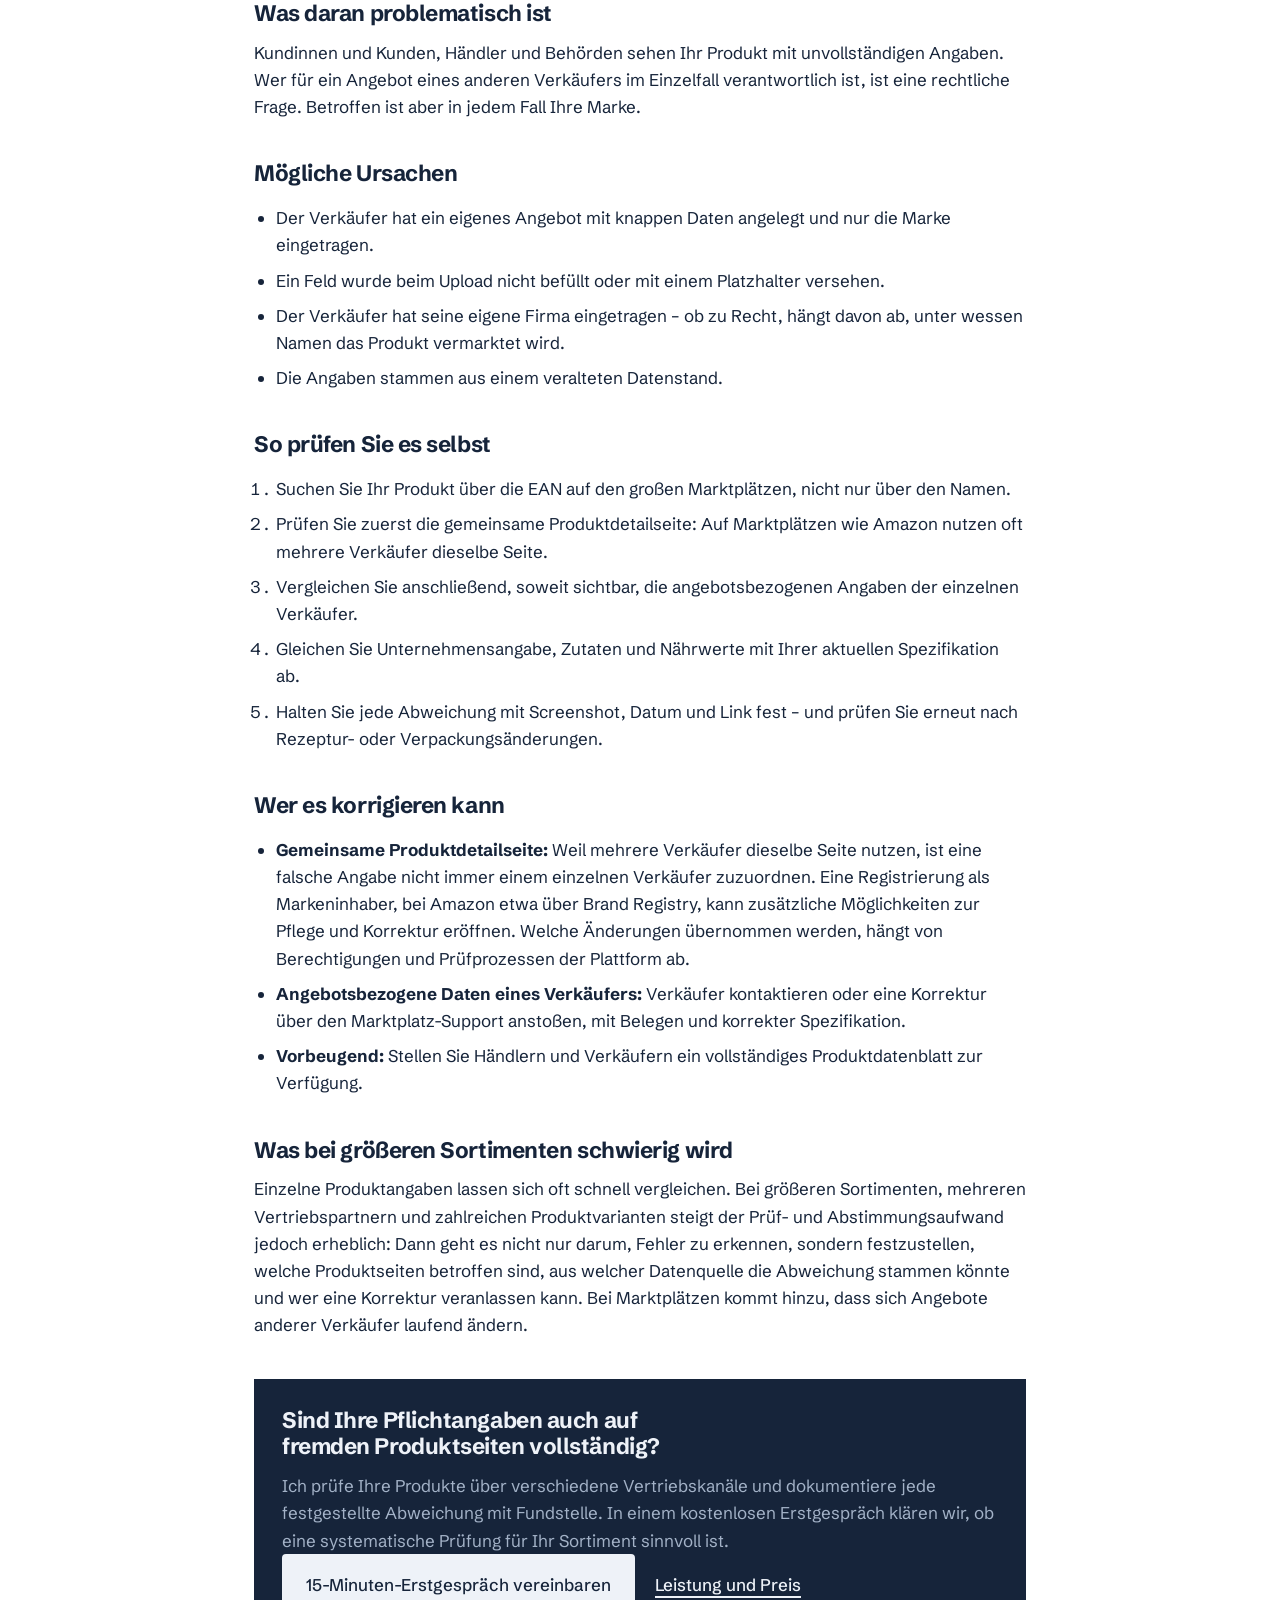
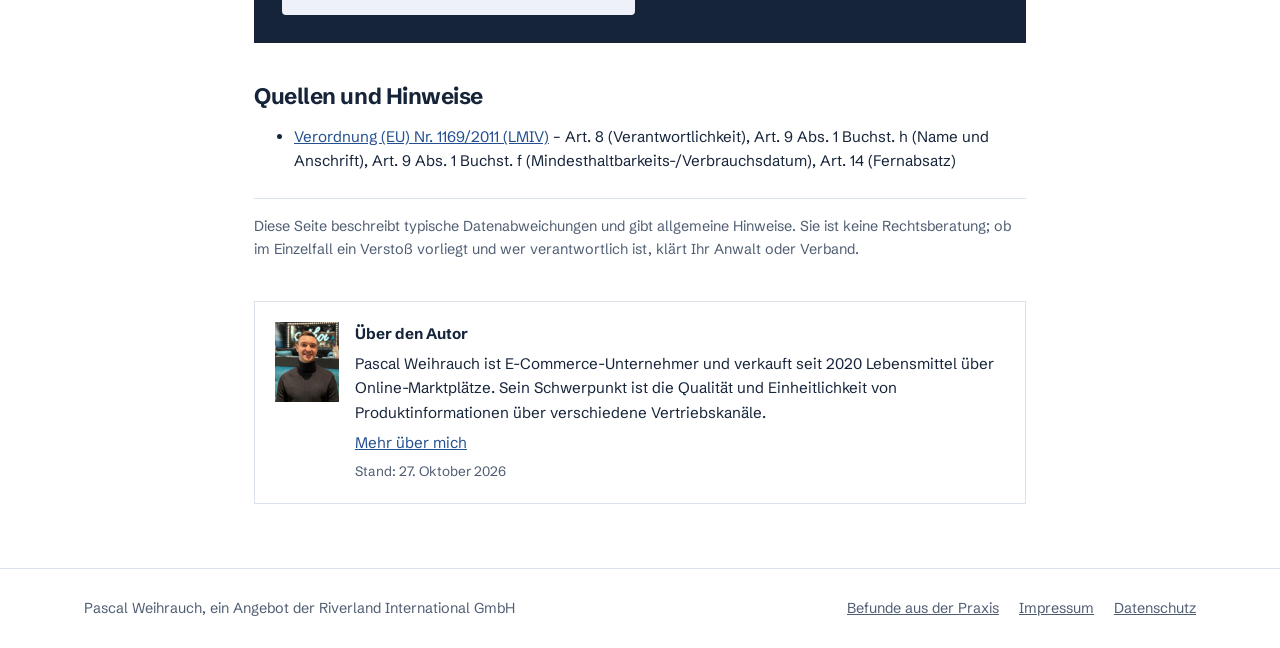
<file: befunde/lebensmittelunternehmer-fehlt/index.html>
<!doctype html>
<html lang="de">
<head>
<meta charset="utf-8">
<meta name="viewport" content="width=device-width, initial-scale=1, viewport-fit=cover">
<title>Lebensmittelunternehmer fehlt auf Marktplatz-Produktseiten: Ursachen und Prüfung | Pascal Weihrauch</title>
<link rel="icon" href="../../favicon.svg" type="image/svg+xml">
<link rel="icon" href="../../favicon-32.png" sizes="32x32" type="image/png">
<link rel="apple-touch-icon" href="../../favicon-180.png">
<meta name="description" content="Warum auf Produktseiten anderer Verkäufer oft nur der Markenname statt Name und Anschrift des verantwortlichen Lebensmittelunternehmers steht – und wie Sie das prüfen und korrigieren lassen.">
<link rel="canonical" href="https://pascalweihrauch.de/befunde/lebensmittelunternehmer-fehlt/">
<meta property="og:type" content="article">
<meta property="og:locale" content="de_DE">
<meta property="og:url" content="https://pascalweihrauch.de/befunde/lebensmittelunternehmer-fehlt/">
<meta property="og:title" content="Lebensmittelunternehmer fehlt auf Marktplatz-Produktseiten: Ursachen und Prüfung | Pascal Weihrauch">
<meta property="og:image" content="https://pascalweihrauch.de/og-image.png">
<meta property="og:image:width" content="1200">
<meta property="og:image:height" content="630">
<meta name="twitter:card" content="summary_large_image">
<meta property="og:description" content="Warum auf Produktseiten anderer Verkäufer oft nur der Markenname statt Name und Anschrift des verantwortlichen Lebensmittelunternehmers steht – und wie Sie das prüfen und korrigieren lassen.">
<link rel="stylesheet" href="../../styles.css">
<script type="application/ld+json">{"@context": "https://schema.org", "@graph": [{"@type": "BreadcrumbList", "itemListElement": [{"@type": "ListItem", "position": 1, "name": "Startseite", "item": "https://pascalweihrauch.de/"}, {"@type": "ListItem", "position": 2, "name": "Befunde aus der Praxis", "item": "https://pascalweihrauch.de/befunde/"}, {"@type": "ListItem", "position": 3, "name": "Lebensmittelunternehmer fehlt", "item": "https://pascalweihrauch.de/befunde/lebensmittelunternehmer-fehlt/"}]}, {"@type": "Article", "headline": "Warum fehlt der verantwortliche Lebensmittelunternehmer auf fremden Produktseiten?", "description": "Warum auf Produktseiten anderer Verkäufer oft nur der Markenname statt Name und Anschrift des verantwortlichen Lebensmittelunternehmers steht – und wie Sie das prüfen und korrigieren lassen.", "datePublished": "2026-10-27", "dateModified": "2026-10-27", "inLanguage": "de-DE", "mainEntityOfPage": "https://pascalweihrauch.de/befunde/lebensmittelunternehmer-fehlt/", "author": {"@type": "Person", "@id": "https://pascalweihrauch.de/#person", "name": "Pascal Weihrauch", "url": "https://pascalweihrauch.de/#ueber"}, "publisher": {"@id": "https://pascalweihrauch.de/#org"}}]}</script>
</head>
<body>
<a class="skip" href="#inhalt">Zum Inhalt</a>
<header class="top"><div class="wrap top-inner">
  <a class="brand" href="../../" aria-label="Pascal Weihrauch – Startseite"><picture><source srcset="../../logo/pascal-weihrauch_logo_dunkel.svg" media="(prefers-color-scheme: dark)"><img src="../../logo/pascal-weihrauch_logo_hell.svg" alt="Pascal Weihrauch" width="231" height="22"></picture></a>
  <nav aria-label="Hauptnavigation"><a href="../../#beispielbefund">Beispiel</a><a href="../../#stichprobe">Stichprobe</a><a href="../../#leistungen">Leistungen</a><a href="../../befunde/">Befunde</a><a href="../../#ueber">Über mich</a></nav>
  <a class="btn btn-small" href="../../termin/">Erstgespräch vereinbaren</a>
</div></header>
<main id="inhalt" class="wrap article">
<p class="crumbs"><a href="../../">Startseite</a> <span aria-hidden="true">›</span> <a href="../../befunde/">Befunde aus der Praxis</a> <span aria-hidden="true">›</span> <span>Lebensmittelunternehmer fehlt</span></p>
<article>
<h1>Warum fehlt der verantwortliche Lebensmittelunternehmer auf fremden Produktseiten?</h1>
<p class="answer">Name und Anschrift des verantwortlichen Lebensmittelunternehmers gehören zu den Pflichtangaben. Auf Produktseiten anderer Verkäufer steht dort oft nur der Markenname, ein Platzhalter oder eine andere Firma. Ihre eigenen Daten können dabei vollständig korrekt sein – beim Kunden kommt trotzdem eine unvollständige Angabe unter Ihrem Markennamen an.</p>

<h2>Wer gemeint ist</h2>
<p>Anzugeben ist nicht zwingend der Betrieb, der das Lebensmittel tatsächlich herstellt. Maßgeblich ist grundsätzlich der Lebensmittelunternehmer, unter dessen Namen oder Firma das Produkt vermarktet wird. Ist dieser nicht in der Europäischen Union niedergelassen, ist der Importeur des Lebensmittels in die EU maßgeblich. Bei Eigenmarken, die ein Lohnhersteller produziert, kann deshalb der Markeninhaber statt des produzierenden Betriebs anzugeben sein.</p>

<h2>Beispiel aus der Praxis</h2>
<p>Ein Linsensnack, 125 g, vermarktet unter dem Namen der Musterfood GmbH. Sie ist in diesem Beispiel der verantwortliche Lebensmittelunternehmer.</p>
<div class="table-wrap"><table class="fall"><thead><tr><th>Kanal</th><th>Angabe zum Lebensmittelunternehmer</th><th>Bewertung</th></tr></thead><tbody><tr><td>Eigener Shop</td><td>Musterfood GmbH, Musterstraße 1, 00000 Musterstadt</td><td>✓ vollständig</td></tr><tr><td>Händler A</td><td>Musterfood GmbH, Musterstraße 1, 00000 Musterstadt</td><td>✓ vollständig</td></tr><tr class="bad"><td>Verkäufer B auf einem Marktplatz</td><td>„Musterfood“</td><td>✗ nur Markenname, keine Anschrift</td></tr><tr class="bad"><td>Verkäufer C auf einem Marktplatz</td><td>Handelshaus Beispiel, Beispielstadt</td><td>✗ abweichende Unternehmensangabe</td></tr></tbody></table></div>
<p class="key"><strong>Besonders auffällig:</strong> Bei Verkäufer C fehlten außerdem Zutatenverzeichnis und Nährwertdeklaration vollständig; stattdessen stand dort „siehe Verpackung“. Bei vorverpackten Lebensmitteln müssen die vorgeschriebenen Informationen im Fernabsatz grundsätzlich bereits vor Abschluss des Kaufvertrags verfügbar sein – ausgenommen das Mindesthaltbarkeits- beziehungsweise Verbrauchsdatum. Sie müssen auf der Angebotsseite erscheinen oder über ein anderes geeignetes, eindeutig angegebenes Mittel ohne zusätzliche Kosten zugänglich sein. Ein bloßer Hinweis auf die Verpackung genügt dafür grundsätzlich nicht. Ob die Angaben anderweitig bereitgestellt werden, ist im Einzelfall zu prüfen.</p>
<p class="ex-note"><strong>Zum Beispiel:</strong> Produktnamen, Unternehmen, Anschriften und Zahlen sind verändert. Das Beispiel veranschaulicht Abweichungen, die bei meiner Recherche beobachtet wurden; es bildet keinen unveränderten Einzelfall ab.</p>

<h2>Was daran problematisch ist</h2>
<p>Kundinnen und Kunden, Händler und Behörden sehen Ihr Produkt mit unvollständigen Angaben. Wer für ein Angebot eines anderen Verkäufers im Einzelfall verantwortlich ist, ist eine rechtliche Frage. Betroffen ist aber in jedem Fall Ihre Marke.</p>

<h2>Mögliche Ursachen</h2>
<ul class="who"><li>Der Verkäufer hat ein eigenes Angebot mit knappen Daten angelegt und nur die Marke eingetragen.</li><li>Ein Feld wurde beim Upload nicht befüllt oder mit einem Platzhalter versehen.</li><li>Der Verkäufer hat seine eigene Firma eingetragen – ob zu Recht, hängt davon ab, unter wessen Namen das Produkt vermarktet wird.</li><li>Die Angaben stammen aus einem veralteten Datenstand.</li></ul>

<h2>So prüfen Sie es selbst</h2>
<ol class="steps-check"><li>Suchen Sie Ihr Produkt über die EAN auf den großen Marktplätzen, nicht nur über den Namen.</li><li>Prüfen Sie zuerst die gemeinsame Produktdetailseite: Auf Marktplätzen wie Amazon nutzen oft mehrere Verkäufer dieselbe Seite.</li><li>Vergleichen Sie anschließend, soweit sichtbar, die angebotsbezogenen Angaben der einzelnen Verkäufer.</li><li>Gleichen Sie Unternehmensangabe, Zutaten und Nährwerte mit Ihrer aktuellen Spezifikation ab.</li><li>Halten Sie jede Abweichung mit Screenshot, Datum und Link fest – und prüfen Sie erneut nach Rezeptur- oder Verpackungsänderungen.</li></ol>

<h2>Wer es korrigieren kann</h2>
<ul class="who"><li><strong>Gemeinsame Produktdetailseite:</strong> Weil mehrere Verkäufer dieselbe Seite nutzen, ist eine falsche Angabe nicht immer einem einzelnen Verkäufer zuzuordnen. Eine Registrierung als Markeninhaber, bei Amazon etwa über Brand Registry, kann zusätzliche Möglichkeiten zur Pflege und Korrektur eröffnen. Welche Änderungen übernommen werden, hängt von Berechtigungen und Prüfprozessen der Plattform ab.</li><li><strong>Angebotsbezogene Daten eines Verkäufers:</strong> Verkäufer kontaktieren oder eine Korrektur über den Marktplatz-Support anstoßen, mit Belegen und korrekter Spezifikation.</li><li><strong>Vorbeugend:</strong> Stellen Sie Händlern und Verkäufern ein vollständiges Produktdatenblatt zur Verfügung.</li></ul>

<h2>Was bei größeren Sortimenten schwierig wird</h2>
<p>Einzelne Produktangaben lassen sich oft schnell vergleichen. Bei größeren Sortimenten, mehreren Vertriebspartnern und zahlreichen Produktvarianten steigt der Prüf- und Abstimmungsaufwand jedoch erheblich: Dann geht es nicht nur darum, Fehler zu erkennen, sondern festzustellen, welche Produktseiten betroffen sind, aus welcher Datenquelle die Abweichung stammen könnte und wer eine Korrektur veranlassen kann. Bei Marktplätzen kommt hinzu, dass sich Angebote anderer Verkäufer laufend ändern.</p>
<section class="article-cta"><h2>Sind Ihre Pflichtangaben auch auf fremden Produktseiten vollständig?</h2><p>Ich prüfe Ihre Produkte über verschiedene Vertriebskanäle und dokumentiere jede festgestellte Abweichung mit Fundstelle. In einem kostenlosen Erstgespräch klären wir, ob eine systematische Prüfung für Ihr Sortiment sinnvoll ist.</p><a class="btn btn-light" href="../../termin/">15-Minuten-Erstgespräch vereinbaren</a> <a class="textlink" href="../../#leistungen">Leistung und Preis</a></section>
<h2>Quellen und Hinweise</h2><ul class="sources"><li><a href="https://eur-lex.europa.eu/legal-content/DE/TXT/?uri=CELEX:02011R1169-20250401">Verordnung (EU) Nr. 1169/2011 (LMIV)</a> – Art. 8 (Verantwortlichkeit), Art. 9 Abs. 1 Buchst. h (Name und Anschrift), Art. 9 Abs. 1 Buchst. f (Mindesthaltbarkeits-/Verbrauchsdatum), Art. 14 (Fernabsatz)</li></ul><p class="legal-note">Diese Seite beschreibt typische Datenabweichungen und gibt allgemeine Hinweise. Sie ist keine Rechtsberatung; ob im Einzelfall ein Verstoß vorliegt und wer verantwortlich ist, klärt Ihr Anwalt oder Verband.</p>
</article>
<aside class="author"><img src="../../pascal-weihrauch.jpg" alt="" width="64" height="80" loading="lazy"><div><p class="author-h"><strong>Über den Autor</strong></p><p>Pascal Weihrauch ist E-Commerce-Unternehmer und verkauft seit 2020 Lebensmittel über Online-Marktplätze. Sein Schwerpunkt ist die Qualität und Einheitlichkeit von Produktinformationen über verschiedene Vertriebskanäle.</p><p><a href="../../#ueber">Mehr über mich</a></p><p class="upd">Stand: 27. Oktober 2026</p></div></aside>
</main>
<footer class="foot"><div class="wrap foot-inner">
  <span>Pascal Weihrauch, ein Angebot der Riverland International GmbH</span>
  <nav aria-label="Rechtliches"><a href="../../befunde/">Befunde aus der Praxis</a><a href="../../impressum.html">Impressum</a><a href="../../datenschutz.html">Datenschutz</a></nav>
</div></footer>
</body></html>
</file>
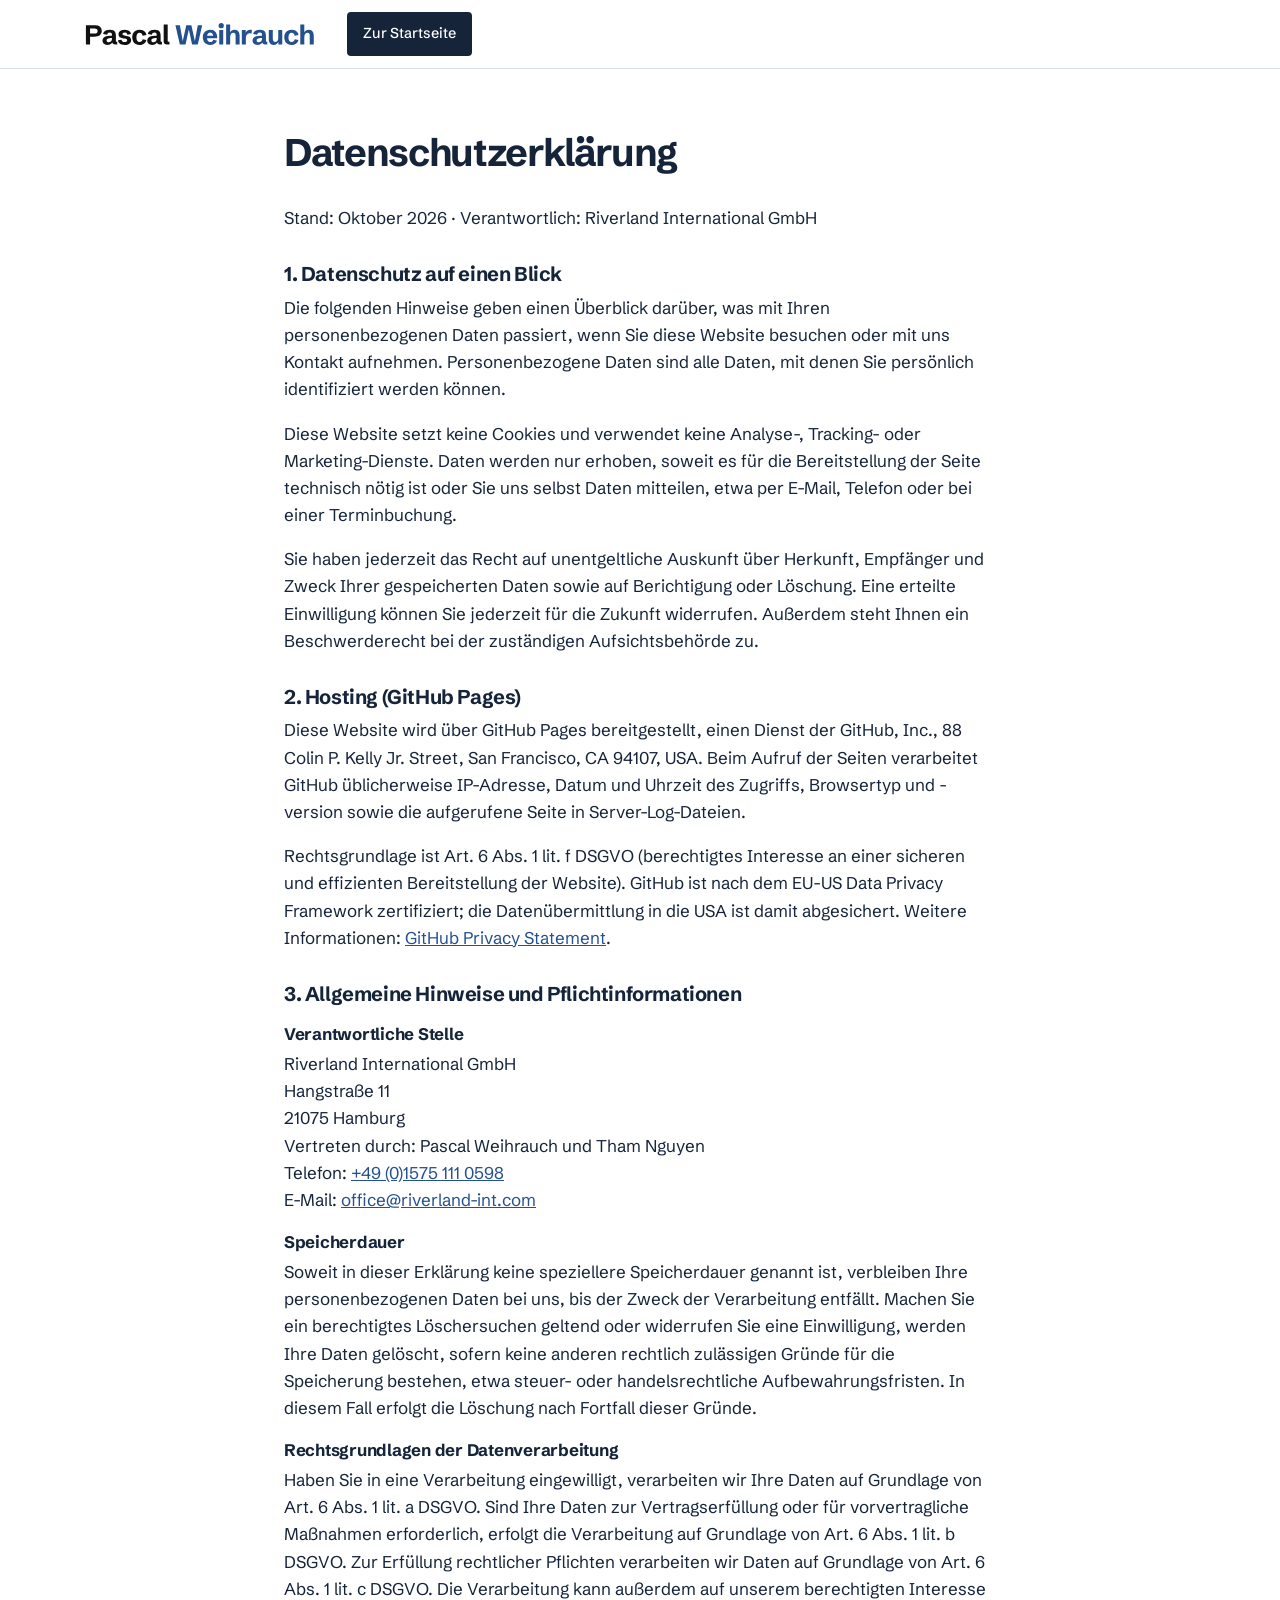
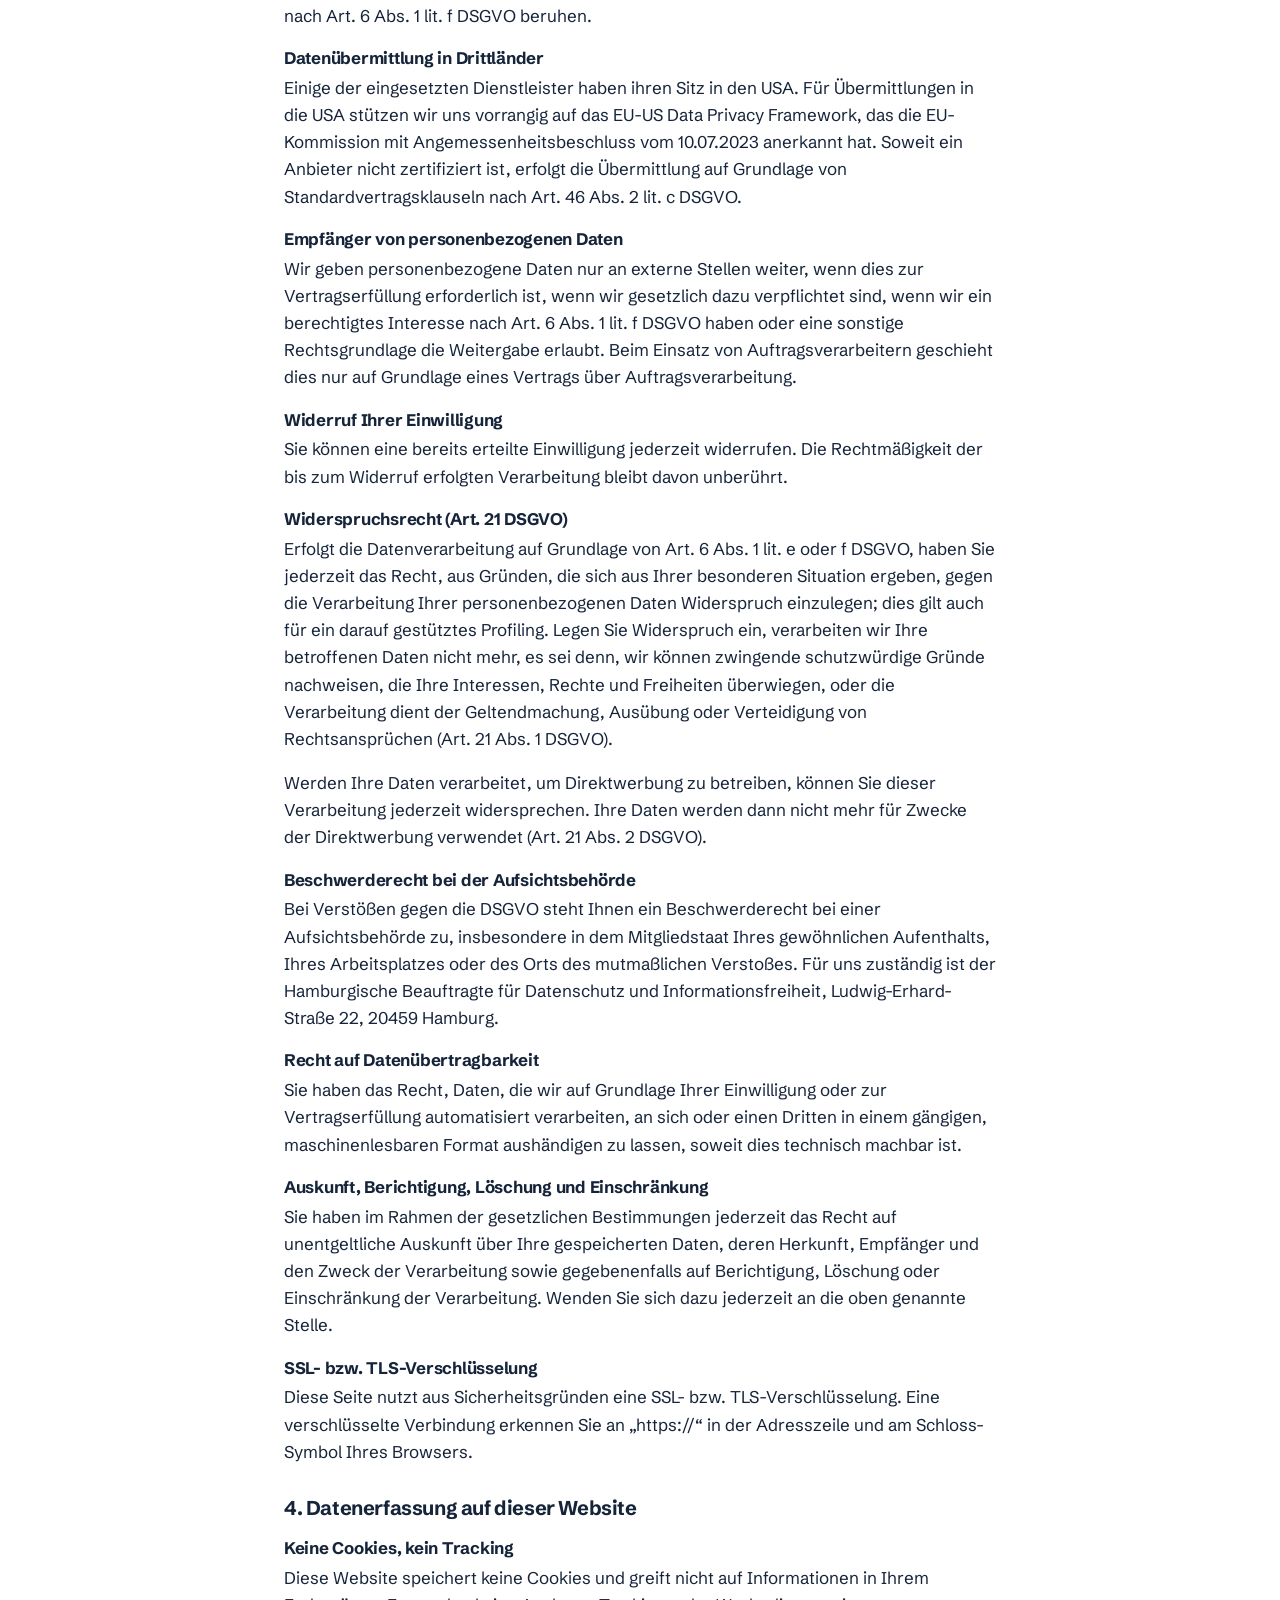
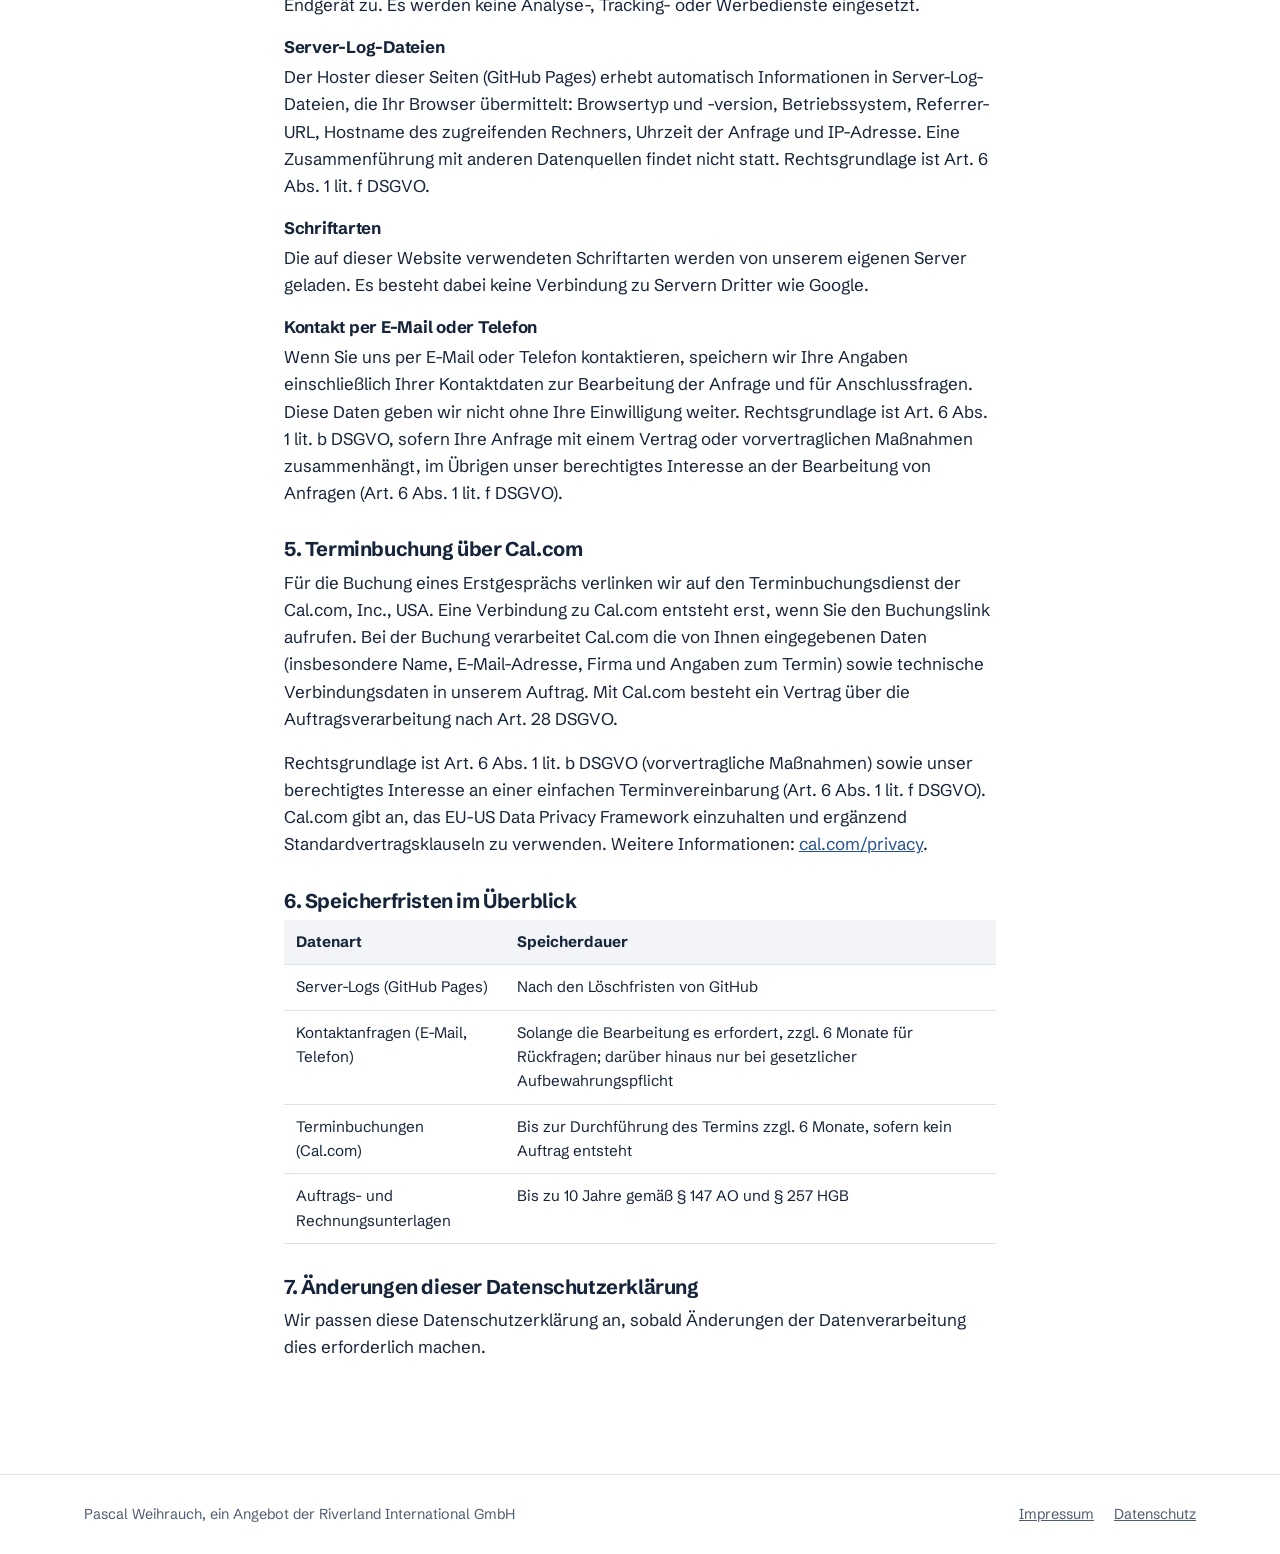
<file: datenschutz.html>
<!doctype html>
<html lang="de"><head><meta charset="utf-8"><meta name="viewport" content="width=device-width, initial-scale=1, viewport-fit=cover">
<title>Datenschutz – Pascal Weihrauch</title>
<link rel="icon" href="favicon.svg" type="image/svg+xml">
<link rel="icon" href="favicon-32.png" sizes="32x32" type="image/png">
<link rel="apple-touch-icon" href="favicon-180.png"><meta name="robots" content="noindex"><link rel="canonical" href="https://pascalweihrauch.de/datenschutz.html"><link rel="stylesheet" href="styles.css"></head>
<body>
<header class="top"><div class="wrap top-inner"><a class="brand" href="./" aria-label="Pascal Weihrauch – Startseite"><picture><source srcset="logo/pascal-weihrauch_logo_dunkel.svg" media="(prefers-color-scheme: dark)"><img src="logo/pascal-weihrauch_logo_hell.svg" alt="Pascal Weihrauch" width="231" height="22"></picture></a><a class="btn btn-small" href="index.html">Zur Startseite</a></div></header>
<main class="wrap legal">
<h1>Datenschutzerklärung</h1>
<p>Stand: Oktober 2026 · Verantwortlich: Riverland International GmbH</p>

<h2>1. Datenschutz auf einen Blick</h2>
<p>Die folgenden Hinweise geben einen Überblick darüber, was mit Ihren personenbezogenen Daten passiert, wenn Sie diese Website besuchen oder mit uns Kontakt aufnehmen. Personenbezogene Daten sind alle Daten, mit denen Sie persönlich identifiziert werden können.</p>
<p>Diese Website setzt keine Cookies und verwendet keine Analyse-, Tracking- oder Marketing-Dienste. Daten werden nur erhoben, soweit es für die Bereitstellung der Seite technisch nötig ist oder Sie uns selbst Daten mitteilen, etwa per E-Mail, Telefon oder bei einer Terminbuchung.</p>
<p>Sie haben jederzeit das Recht auf unentgeltliche Auskunft über Herkunft, Empfänger und Zweck Ihrer gespeicherten Daten sowie auf Berichtigung oder Löschung. Eine erteilte Einwilligung können Sie jederzeit für die Zukunft widerrufen. Außerdem steht Ihnen ein Beschwerderecht bei der zuständigen Aufsichtsbehörde zu.</p>

<h2>2. Hosting (GitHub Pages)</h2>
<p>Diese Website wird über GitHub Pages bereitgestellt, einen Dienst der GitHub, Inc., 88 Colin P. Kelly Jr. Street, San Francisco, CA 94107, USA. Beim Aufruf der Seiten verarbeitet GitHub üblicherweise IP-Adresse, Datum und Uhrzeit des Zugriffs, Browsertyp und -version sowie die aufgerufene Seite in Server-Log-Dateien.</p>
<p>Rechtsgrundlage ist Art. 6 Abs. 1 lit. f DSGVO (berechtigtes Interesse an einer sicheren und effizienten Bereitstellung der Website). GitHub ist nach dem EU-US Data Privacy Framework zertifiziert; die Datenübermittlung in die USA ist damit abgesichert. Weitere Informationen: <a href="https://docs.github.com/site-policy/privacy-policies/github-general-privacy-statement">GitHub Privacy Statement</a>.</p>

<h2>3. Allgemeine Hinweise und Pflichtinformationen</h2>
<h3>Verantwortliche Stelle</h3>
<p>Riverland International GmbH<br>Hangstraße 11<br>21075 Hamburg<br>Vertreten durch: Pascal Weihrauch und Tham Nguyen<br>Telefon: <a href="tel:+4915751110598">+49 (0)1575 111 0598</a><br>E-Mail: <a href="mailto:office@riverland-int.com">office@riverland-int.com</a></p>
<h3>Speicherdauer</h3>
<p>Soweit in dieser Erklärung keine speziellere Speicherdauer genannt ist, verbleiben Ihre personenbezogenen Daten bei uns, bis der Zweck der Verarbeitung entfällt. Machen Sie ein berechtigtes Löschersuchen geltend oder widerrufen Sie eine Einwilligung, werden Ihre Daten gelöscht, sofern keine anderen rechtlich zulässigen Gründe für die Speicherung bestehen, etwa steuer- oder handelsrechtliche Aufbewahrungsfristen. In diesem Fall erfolgt die Löschung nach Fortfall dieser Gründe.</p>
<h3>Rechtsgrundlagen der Datenverarbeitung</h3>
<p>Haben Sie in eine Verarbeitung eingewilligt, verarbeiten wir Ihre Daten auf Grundlage von Art. 6 Abs. 1 lit. a DSGVO. Sind Ihre Daten zur Vertragserfüllung oder für vorvertragliche Maßnahmen erforderlich, erfolgt die Verarbeitung auf Grundlage von Art. 6 Abs. 1 lit. b DSGVO. Zur Erfüllung rechtlicher Pflichten verarbeiten wir Daten auf Grundlage von Art. 6 Abs. 1 lit. c DSGVO. Die Verarbeitung kann außerdem auf unserem berechtigten Interesse nach Art. 6 Abs. 1 lit. f DSGVO beruhen.</p>
<h3>Datenübermittlung in Drittländer</h3>
<p>Einige der eingesetzten Dienstleister haben ihren Sitz in den USA. Für Übermittlungen in die USA stützen wir uns vorrangig auf das EU-US Data Privacy Framework, das die EU-Kommission mit Angemessenheitsbeschluss vom 10.07.2023 anerkannt hat. Soweit ein Anbieter nicht zertifiziert ist, erfolgt die Übermittlung auf Grundlage von Standardvertragsklauseln nach Art. 46 Abs. 2 lit. c DSGVO.</p>
<h3>Empfänger von personenbezogenen Daten</h3>
<p>Wir geben personenbezogene Daten nur an externe Stellen weiter, wenn dies zur Vertragserfüllung erforderlich ist, wenn wir gesetzlich dazu verpflichtet sind, wenn wir ein berechtigtes Interesse nach Art. 6 Abs. 1 lit. f DSGVO haben oder eine sonstige Rechtsgrundlage die Weitergabe erlaubt. Beim Einsatz von Auftragsverarbeitern geschieht dies nur auf Grundlage eines Vertrags über Auftragsverarbeitung.</p>
<h3>Widerruf Ihrer Einwilligung</h3>
<p>Sie können eine bereits erteilte Einwilligung jederzeit widerrufen. Die Rechtmäßigkeit der bis zum Widerruf erfolgten Verarbeitung bleibt davon unberührt.</p>
<h3>Widerspruchsrecht (Art. 21 DSGVO)</h3>
<p>Erfolgt die Datenverarbeitung auf Grundlage von Art. 6 Abs. 1 lit. e oder f DSGVO, haben Sie jederzeit das Recht, aus Gründen, die sich aus Ihrer besonderen Situation ergeben, gegen die Verarbeitung Ihrer personenbezogenen Daten Widerspruch einzulegen; dies gilt auch für ein darauf gestütztes Profiling. Legen Sie Widerspruch ein, verarbeiten wir Ihre betroffenen Daten nicht mehr, es sei denn, wir können zwingende schutzwürdige Gründe nachweisen, die Ihre Interessen, Rechte und Freiheiten überwiegen, oder die Verarbeitung dient der Geltendmachung, Ausübung oder Verteidigung von Rechtsansprüchen (Art. 21 Abs. 1 DSGVO).</p>
<p>Werden Ihre Daten verarbeitet, um Direktwerbung zu betreiben, können Sie dieser Verarbeitung jederzeit widersprechen. Ihre Daten werden dann nicht mehr für Zwecke der Direktwerbung verwendet (Art. 21 Abs. 2 DSGVO).</p>
<h3>Beschwerderecht bei der Aufsichtsbehörde</h3>
<p>Bei Verstößen gegen die DSGVO steht Ihnen ein Beschwerderecht bei einer Aufsichtsbehörde zu, insbesondere in dem Mitgliedstaat Ihres gewöhnlichen Aufenthalts, Ihres Arbeitsplatzes oder des Orts des mutmaßlichen Verstoßes. Für uns zuständig ist der Hamburgische Beauftragte für Datenschutz und Informationsfreiheit, Ludwig-Erhard-Straße 22, 20459 Hamburg.</p>
<h3>Recht auf Datenübertragbarkeit</h3>
<p>Sie haben das Recht, Daten, die wir auf Grundlage Ihrer Einwilligung oder zur Vertragserfüllung automatisiert verarbeiten, an sich oder einen Dritten in einem gängigen, maschinenlesbaren Format aushändigen zu lassen, soweit dies technisch machbar ist.</p>
<h3>Auskunft, Berichtigung, Löschung und Einschränkung</h3>
<p>Sie haben im Rahmen der gesetzlichen Bestimmungen jederzeit das Recht auf unentgeltliche Auskunft über Ihre gespeicherten Daten, deren Herkunft, Empfänger und den Zweck der Verarbeitung sowie gegebenenfalls auf Berichtigung, Löschung oder Einschränkung der Verarbeitung. Wenden Sie sich dazu jederzeit an die oben genannte Stelle.</p>
<h3>SSL- bzw. TLS-Verschlüsselung</h3>
<p>Diese Seite nutzt aus Sicherheitsgründen eine SSL- bzw. TLS-Verschlüsselung. Eine verschlüsselte Verbindung erkennen Sie an „https://“ in der Adresszeile und am Schloss-Symbol Ihres Browsers.</p>

<h2>4. Datenerfassung auf dieser Website</h2>
<h3>Keine Cookies, kein Tracking</h3>
<p>Diese Website speichert keine Cookies und greift nicht auf Informationen in Ihrem Endgerät zu. Es werden keine Analyse-, Tracking- oder Werbedienste eingesetzt.</p>
<h3>Server-Log-Dateien</h3>
<p>Der Hoster dieser Seiten (GitHub Pages) erhebt automatisch Informationen in Server-Log-Dateien, die Ihr Browser übermittelt: Browsertyp und -version, Betriebssystem, Referrer-URL, Hostname des zugreifenden Rechners, Uhrzeit der Anfrage und IP-Adresse. Eine Zusammenführung mit anderen Datenquellen findet nicht statt. Rechtsgrundlage ist Art. 6 Abs. 1 lit. f DSGVO.</p>
<h3>Schriftarten</h3>
<p>Die auf dieser Website verwendeten Schriftarten werden von unserem eigenen Server geladen. Es besteht dabei keine Verbindung zu Servern Dritter wie Google.</p>
<h3>Kontakt per E-Mail oder Telefon</h3>
<p>Wenn Sie uns per E-Mail oder Telefon kontaktieren, speichern wir Ihre Angaben einschließlich Ihrer Kontaktdaten zur Bearbeitung der Anfrage und für Anschlussfragen. Diese Daten geben wir nicht ohne Ihre Einwilligung weiter. Rechtsgrundlage ist Art. 6 Abs. 1 lit. b DSGVO, sofern Ihre Anfrage mit einem Vertrag oder vorvertraglichen Maßnahmen zusammenhängt, im Übrigen unser berechtigtes Interesse an der Bearbeitung von Anfragen (Art. 6 Abs. 1 lit. f DSGVO).</p>

<h2>5. Terminbuchung über Cal.com</h2>
<p>Für die Buchung eines Erstgesprächs verlinken wir auf den Terminbuchungsdienst der Cal.com, Inc., USA. Eine Verbindung zu Cal.com entsteht erst, wenn Sie den Buchungslink aufrufen. Bei der Buchung verarbeitet Cal.com die von Ihnen eingegebenen Daten (insbesondere Name, E-Mail-Adresse, Firma und Angaben zum Termin) sowie technische Verbindungsdaten in unserem Auftrag. Mit Cal.com besteht ein Vertrag über die Auftragsverarbeitung nach Art. 28 DSGVO.</p>
<p>Rechtsgrundlage ist Art. 6 Abs. 1 lit. b DSGVO (vorvertragliche Maßnahmen) sowie unser berechtigtes Interesse an einer einfachen Terminvereinbarung (Art. 6 Abs. 1 lit. f DSGVO). Cal.com gibt an, das EU-US Data Privacy Framework einzuhalten und ergänzend Standardvertragsklauseln zu verwenden. Weitere Informationen: <a href="https://cal.com/privacy">cal.com/privacy</a>.</p>

<h2>6. Speicherfristen im Überblick</h2>
<table class="legal-table">
<tr><th>Datenart</th><th>Speicherdauer</th></tr>
<tr><td>Server-Logs (GitHub Pages)</td><td>Nach den Löschfristen von GitHub</td></tr>
<tr><td>Kontaktanfragen (E-Mail, Telefon)</td><td>Solange die Bearbeitung es erfordert, zzgl. 6 Monate für Rückfragen; darüber hinaus nur bei gesetzlicher Aufbewahrungspflicht</td></tr>
<tr><td>Terminbuchungen (Cal.com)</td><td>Bis zur Durchführung des Termins zzgl. 6 Monate, sofern kein Auftrag entsteht</td></tr>
<tr><td>Auftrags- und Rechnungsunterlagen</td><td>Bis zu 10 Jahre gemäß § 147 AO und § 257 HGB</td></tr>
</table>

<h2>7. Änderungen dieser Datenschutzerklärung</h2>
<p>Wir passen diese Datenschutzerklärung an, sobald Änderungen der Datenverarbeitung dies erforderlich machen.</p>
</main>
<footer class="foot"><div class="wrap foot-inner"><span>Pascal Weihrauch, ein Angebot der Riverland International GmbH</span><nav aria-label="Rechtliches"><a href="impressum.html">Impressum</a><a href="datenschutz.html">Datenschutz</a></nav></div></footer>
</body></html>
</file>
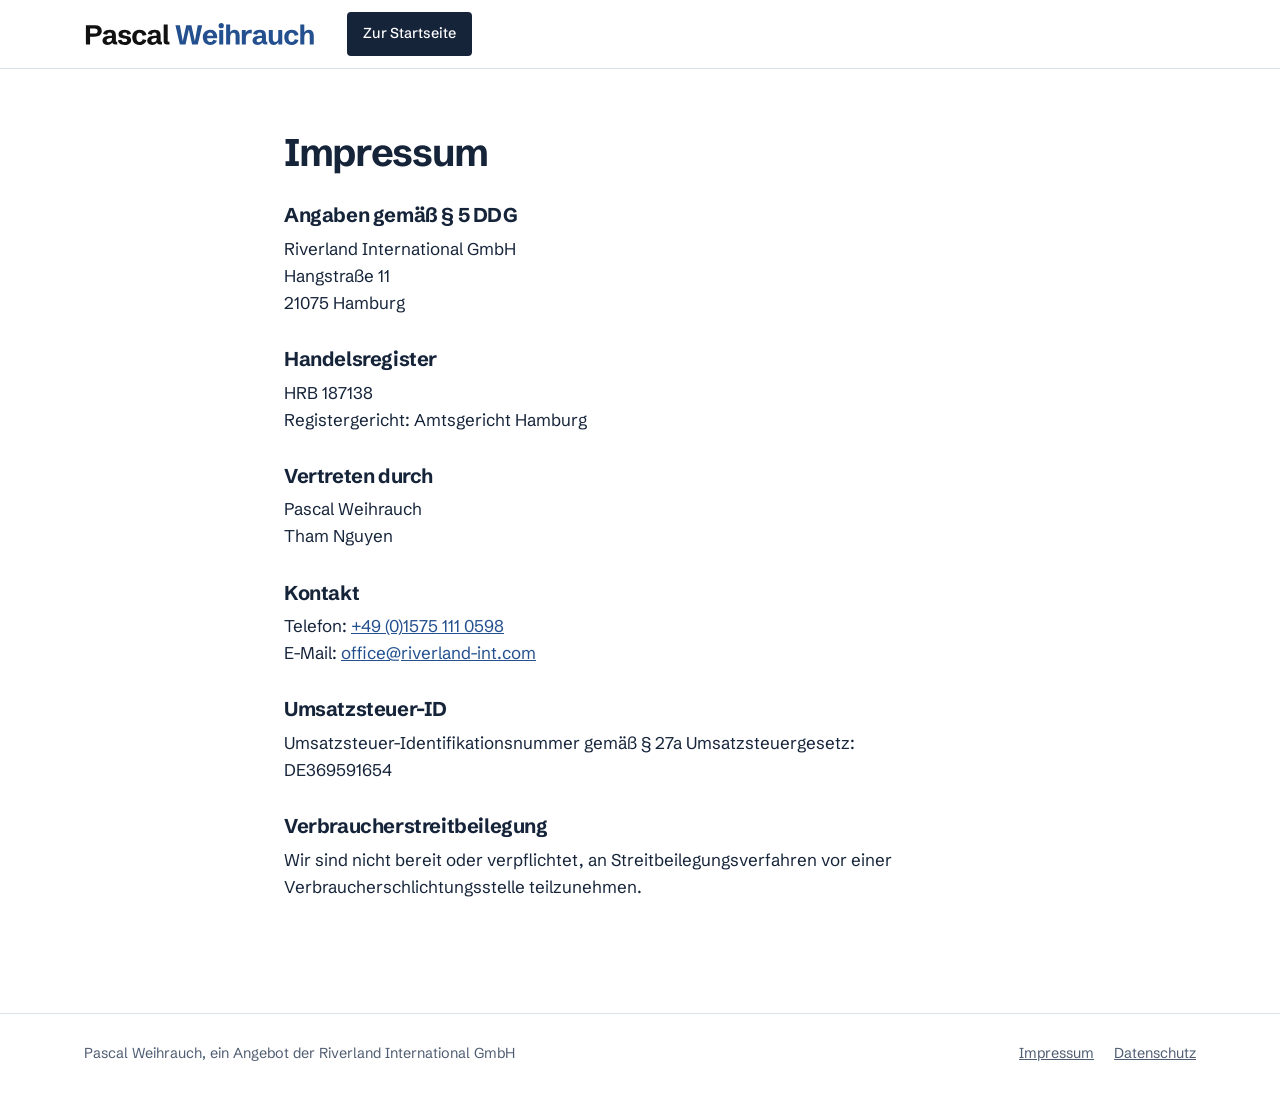
<file: impressum.html>
<!doctype html>
<html lang="de"><head><meta charset="utf-8"><meta name="viewport" content="width=device-width, initial-scale=1, viewport-fit=cover">
<title>Impressum – Pascal Weihrauch</title>
<link rel="icon" href="favicon.svg" type="image/svg+xml">
<link rel="icon" href="favicon-32.png" sizes="32x32" type="image/png">
<link rel="apple-touch-icon" href="favicon-180.png"><meta name="robots" content="noindex"><link rel="canonical" href="https://pascalweihrauch.de/impressum.html"><link rel="stylesheet" href="styles.css"></head>
<body>
<header class="top"><div class="wrap top-inner"><a class="brand" href="./" aria-label="Pascal Weihrauch – Startseite"><picture><source srcset="logo/pascal-weihrauch_logo_dunkel.svg" media="(prefers-color-scheme: dark)"><img src="logo/pascal-weihrauch_logo_hell.svg" alt="Pascal Weihrauch" width="231" height="22"></picture></a><a class="btn btn-small" href="index.html">Zur Startseite</a></div></header>
<main class="wrap legal">
<h1>Impressum</h1>
<h2>Angaben gemäß § 5 DDG</h2>
<p>Riverland International GmbH<br>Hangstraße 11<br>21075 Hamburg</p>
<h2>Handelsregister</h2>
<p>HRB 187138<br>Registergericht: Amtsgericht Hamburg</p>
<h2>Vertreten durch</h2>
<p>Pascal Weihrauch<br>Tham Nguyen</p>
<h2>Kontakt</h2>
<p>Telefon: <a href="tel:+4915751110598">+49 (0)1575 111 0598</a><br>E-Mail: <a href="mailto:office@riverland-int.com">office@riverland-int.com</a></p>
<h2>Umsatzsteuer-ID</h2>
<p>Umsatzsteuer-Identifikationsnummer gemäß § 27a Umsatzsteuergesetz:<br>DE369591654</p>
<h2>Verbraucherstreitbeilegung</h2>
<p>Wir sind nicht bereit oder verpflichtet, an Streitbeilegungsverfahren vor einer Verbraucherschlichtungsstelle teilzunehmen.</p>
</main>
<footer class="foot"><div class="wrap foot-inner"><span>Pascal Weihrauch, ein Angebot der Riverland International GmbH</span><nav aria-label="Rechtliches"><a href="impressum.html">Impressum</a><a href="datenschutz.html">Datenschutz</a></nav></div></footer>
</body></html>
</file>
<file: styles.css>
/* pascalweihrauch.de – Version 2
   Ruhige Boutique-Seite: 1160px-Raster, ein dunkles Band für die Belege,
   Orange nur als Korrekturzeichen für Abweichungen (Wellenlinie, Linien), nie als Fläche. */

@font-face{font-family:"Schibsted Grotesk";src:url("fonts/schibsted-grotesk-latin-400-normal.woff2") format("woff2");font-weight:400;font-display:swap}
@font-face{font-family:"Schibsted Grotesk";src:url("fonts/schibsted-grotesk-latin-500-normal.woff2") format("woff2");font-weight:500;font-display:swap}
@font-face{font-family:"Schibsted Grotesk";src:url("fonts/schibsted-grotesk-latin-700-normal.woff2") format("woff2");font-weight:700;font-display:swap}

:root{
  --ink:#16243A;      /* Tinte, Text und Flächen */
  --paper:#FFFFFF;
  --mist:#F2F4F7;     /* ruhige Flächen */
  --line:#DCE2EA;
  --muted:#4F5D72;
  --marker:#FFE14D;   /* Textmarker – wie in den Briefen */
  --marker-ink:#16243A;
  --card:#FFFFFF;
  --band:#16243A;     /* dunkles Band (Stichprobe, Exhibit-Fuß) */
  --band-ink:#EEF2F8;
  --band-muted:#A3B2C7;
  --crit:#B3261E; --warn:#9A5600; --ok:#1F7A55;
  --accent:#E8742A;     /* Linien, Wellenlinien (Nicht-Text, ≥3:1) */
  --accent-ink:#C2410C; /* orange Schrift auf hellem Grund (5,2:1) */
  --font:"Schibsted Grotesk",-apple-system,"Segoe UI",Helvetica,Arial,sans-serif;
  --mono:ui-monospace,SFMono-Regular,Menlo,Consolas,monospace;
  color-scheme:light;
  padding-top:env(safe-area-inset-top,0px);
  padding-bottom:env(safe-area-inset-bottom,0px);
}
@media (prefers-color-scheme:dark){
  :root{
    --ink:#E8EDF5; --paper:#0F1826; --mist:#152134; --line:#26354C; --muted:#A3B1C6;
    --marker:#E9C74C; --card:#152134; --band:#0A111C; --band-ink:#EEF2F8; --band-muted:#8FA2BD;
    --crit:#F08A80; --warn:#E8A650; --ok:#5CC79A; --accent:#E8742A; --accent-ink:#F0A06A;
    color-scheme:dark;
  }
}

*,*::before,*::after{box-sizing:border-box}
html{scroll-behavior:smooth;scroll-padding-top:calc(76px + env(safe-area-inset-top,0px))}
body{margin:0;background:var(--paper);color:var(--ink);font-family:var(--font);font-size:1.0625rem;line-height:1.6;-webkit-font-smoothing:antialiased}
body::before{content:"";position:fixed;inset:0 0 auto;height:env(safe-area-inset-top,0px);z-index:10;background:var(--paper)}
img{max-width:100%;height:auto;display:block}
a{color:inherit}
:focus-visible{outline:3px solid var(--brand,#24508F);outline-offset:3px}
.skip{position:absolute;left:-999px}
.skip:focus{left:16px;top:16px;background:var(--ink);color:var(--paper);padding:8px 12px;z-index:20}

.wrap{max-width:1160px;margin:0 auto;padding-left:max(24px,env(safe-area-inset-left,0px));padding-right:max(24px,env(safe-area-inset-right,0px))}
h1,h2,h3{font-weight:700;line-height:1.12;letter-spacing:-.015em;margin:0;text-wrap:balance}
h1{font-size:clamp(2.6rem,5.6vw,4.4rem);letter-spacing:-.035em;line-height:1.02}
h2{font-size:clamp(1.8rem,3.4vw,2.6rem);letter-spacing:-.02em}
h3{font-size:1.25rem}
p{margin:0}
mark{background:none;color:inherit;text-decoration:underline wavy var(--accent);text-decoration-thickness:1.5px;text-underline-offset:.22em;text-decoration-skip-ink:none}
.kicker,.label{font-size:.78rem;font-weight:500;letter-spacing:.12em;text-transform:uppercase;color:var(--muted)}
.lead{font-size:1.15rem;color:var(--muted);max-width:60ch}
section{padding-block:clamp(64px,9vw,112px)}
.sec-head{display:grid;gap:14px;max-width:740px;margin-bottom:48px}

/* Header */
.top{position:sticky;top:env(safe-area-inset-top,0px);z-index:5;background:color-mix(in srgb,var(--paper) 92%,transparent);backdrop-filter:blur(8px);border-bottom:1px solid var(--line)}
.top-inner{display:flex;align-items:center;gap:32px;height:68px}
.brand{font-weight:700;text-decoration:none;font-size:1.05rem}
.top nav{display:flex;gap:24px;margin-left:auto}
.top nav a{text-decoration:none;color:var(--muted);font-size:.93rem}
.top nav a:hover{color:var(--ink)}
@media (max-width:960px){.top nav{display:none}.top .btn-small{margin-left:auto}}
.brand{white-space:nowrap}
@media (max-width:480px){.top-inner{gap:12px}.top .btn-small{padding:7px 11px;font-size:.82rem;white-space:nowrap}}

/* Buttons und Links */
.btn{display:inline-flex;align-items:center;gap:10px;background:var(--ink);color:var(--paper);text-decoration:none;font-weight:500;padding:15px 22px;border-radius:4px;border:2px solid var(--ink);transition:transform .15s}
.btn:hover{transform:translateY(-1px)}
.btn .arr{transition:transform .15s}
.btn:hover .arr{transform:translateX(3px)}
.btn-small{padding:8px 14px;font-size:.9rem}
.textlink{font-weight:500;text-decoration-thickness:2px;text-underline-offset:5px}

/* Hero */
.hero{padding-block:clamp(48px,7vw,96px) clamp(56px,8vw,104px)}
.hero-grid{display:grid;grid-template-columns:1.05fr .95fr;gap:clamp(32px,5vw,72px);align-items:center}
.hero-text{display:grid;gap:26px;min-width:0}
.hero h1 .soft{color:var(--muted)}
.cta-row{display:flex;flex-wrap:wrap;align-items:center;gap:22px 28px}
.trust{list-style:none;margin:0;padding:22px 0 0;border-top:1px solid var(--line);display:flex;flex-wrap:wrap;gap:10px 22px;font-size:.9rem;color:var(--muted)}
.trust li{display:inline-flex;align-items:center;gap:8px}
.trust li::before{content:"";width:6px;height:6px;border-radius:50%;background:var(--ok)}
@media (max-width:900px){.hero-grid{grid-template-columns:1fr}}

/* Exhibit (Markup und Daten aus exhibit.js) */
.exhibit{margin:0;background:var(--card);border:1.5px solid var(--ink);box-shadow:10px 10px 0 var(--mist);min-width:0}
.ex-head{display:grid;gap:2px;padding:18px 22px 14px}
.ex-title{font-weight:700;font-size:1.05rem}
.ex-anon{color:var(--muted);font-size:.82rem}
.tabs{display:grid;grid-template-columns:repeat(3,1fr);border-block:1px solid var(--line);background:var(--mist)}
.tabs button{font:inherit;font-size:.9rem;background:none;border:0;border-top:3px solid transparent;padding:11px 6px;color:var(--muted);cursor:pointer}
.tabs button+button{border-left:1px solid var(--line)}
.tabs button[aria-selected="true"]{background:var(--card);color:var(--ink);border-top-color:var(--ink);font-weight:500}
.ex-body{margin:0;padding:4px 22px}
.ex-body .row{display:grid;grid-template-columns:120px 1fr;gap:14px;padding:13px 0;border-bottom:1px solid var(--line);font-size:.93rem}
.ex-body .row:last-child{border-bottom:0}
.ex-body dt{color:var(--muted);font-size:.85rem}
.ex-body dd{margin:0;min-width:0}
.ex-body .val{text-decoration:underline wavy transparent;text-decoration-thickness:1.5px;text-underline-offset:.24em;text-decoration-skip-ink:none;transition:text-decoration-color .5s ease}
.ex-body .row.diff .val{text-decoration-color:var(--accent)}
.ex-body .note{display:block;margin-top:6px;padding-left:10px;border-left:2px solid var(--accent);font-size:.8rem;color:var(--muted);opacity:0;transition:opacity .4s ease .3s}
.ex-body .row.diff .note{opacity:1}
.ex-count{margin:0;background:var(--band);color:var(--band-ink);padding:13px 22px;font-size:.9rem}
.ex-count span{color:var(--accent);font-weight:700}
@media (max-width:480px){.ex-body .row{grid-template-columns:1fr;gap:2px}}

/* Ergebnis */
.outcome-sec{padding-top:0}
.outcomes{display:grid;grid-template-columns:repeat(3,1fr);border-top:1.5px solid var(--ink)}
.outcome{display:grid;gap:12px;align-content:start;padding:28px 28px 8px 0}
.outcome+.outcome{padding-left:28px;border-left:1px solid var(--line)}
.outcome h3{font-size:1.3rem}
.outcome p{color:var(--muted)}
@media (max-width:820px){.outcomes{grid-template-columns:1fr}.outcome+.outcome{padding-left:0;border-left:0;border-top:1px solid var(--line)}}

/* Beispielbefund */
.case,.about{background:var(--mist)}
.case-meta{display:grid;grid-template-columns:repeat(3,minmax(0,1fr));gap:1px;background:var(--line);border:1px solid var(--line);margin:0 0 28px}
.case-meta div{background:var(--card);padding:16px 18px;display:grid;gap:4px;font-size:.92rem}
.case-meta dt{font-size:.75rem;letter-spacing:.1em;text-transform:uppercase;color:var(--muted);font-weight:500}
.case-meta dd{margin:0}
@media (max-width:820px){.case-meta{grid-template-columns:1fr}}
.report{background:var(--card);border:1px solid var(--line);box-shadow:0 1px 0 rgba(22,36,58,.04),0 12px 32px -18px rgba(22,36,58,.35)}
.report-head{display:flex;flex-wrap:wrap;justify-content:space-between;gap:8px 20px;padding:14px 22px;border-bottom:1px solid var(--line);font-family:var(--mono);font-size:.78rem;text-transform:uppercase;letter-spacing:.04em;color:var(--muted)}
.finding{display:grid;grid-template-columns:160px 1fr;gap:20px;padding:22px;border-bottom:1px solid var(--line)}
.finding:last-child{border-bottom:0}
.finding h3{font-size:1.08rem;margin-bottom:6px}
.f-body{display:grid;gap:8px;min-width:0}
.where{font-size:.95rem}
.cause{font-size:.88rem;color:var(--muted)}
.chip{justify-self:start;align-self:start;font-size:.75rem;font-weight:500;padding:4px 9px;border-radius:999px;border:1.5px solid currentColor;white-space:nowrap}
.chip.crit{color:var(--accent-ink)}.chip.warn{color:var(--brand,#24508F)}.chip.ok{color:var(--muted)}
@media (max-width:640px){.finding{grid-template-columns:1fr;gap:10px}}
.case-close{display:grid;grid-template-columns:1fr auto;gap:24px;align-items:center;margin-top:32px}
.case-close p{color:var(--muted);max-width:62ch}
@media (max-width:720px){.case-close{grid-template-columns:1fr}.case-close .btn{justify-self:start}}

/* Stichprobe */
.proof{background:var(--band);color:var(--band-ink)}
.proof .kicker,.proof .lead{color:var(--band-muted)}
.stats{display:grid;grid-template-columns:repeat(3,1fr);gap:40px;margin:8px 0 40px}
.stat{display:grid;gap:10px;align-content:start;padding-top:22px;border-top:2px solid var(--accent)}
.stat b{font-size:clamp(2.2rem,4.4vw,3.4rem);font-weight:700;letter-spacing:-.03em;line-height:1;color:var(--band-ink)}
.stat span{color:var(--band-muted)}
.method{font-size:.88rem;color:var(--band-muted);max-width:70ch;border-left:2px solid var(--accent);padding-left:14px}
.groups{display:grid;grid-template-columns:repeat(4,1fr);gap:28px;margin-top:56px}
.groups h3{font-size:1rem;margin-bottom:6px}
.groups p{font-size:.88rem;color:var(--band-muted)}
@media (max-width:820px){.stats,.groups{grid-template-columns:1fr 1fr}}
@media (max-width:520px){.stats,.groups{grid-template-columns:1fr}}

/* Leistungen */
.offer{display:grid;grid-template-columns:1fr 1fr;border:1.5px solid var(--ink);background:var(--card)}
.step{display:grid;gap:18px;align-content:start;padding:clamp(24px,3.5vw,40px);min-width:0}
.step+.step{border-left:1px solid var(--line)}
.step .label{font-family:var(--mono);letter-spacing:.04em}
.step h3{font-size:1.6rem}
.dash{list-style:none;margin:0;padding:0;display:grid;gap:9px}
.dash li{position:relative;padding-left:24px}
.dash li::before{content:"";position:absolute;left:2px;top:.72em;width:10px;height:2px;background:var(--ink)}
.aside{font-size:.88rem;color:var(--muted);background:var(--mist);padding:14px 16px}
.price{display:flex;flex-wrap:wrap;align-items:baseline;gap:6px 12px;padding-top:18px;border-top:1px solid var(--line)}
.price b{font-size:2rem;letter-spacing:-.02em}
.price small{color:var(--muted);font-size:.85rem}
.offer-bridge{grid-column:1/-1;display:flex;flex-wrap:wrap;align-items:center;justify-content:space-between;gap:16px;padding:18px clamp(24px,3.5vw,40px);background:var(--mist);border-top:1px solid var(--line);font-size:.93rem}
@media (max-width:820px){.offer{grid-template-columns:1fr}.step+.step{border-left:0;border-top:1px solid var(--line)}}

/* Ablauf – echte Reihenfolge, daher nummeriert */
.process-sec{padding-top:0}
.process{list-style:none;margin:0;padding:0;display:grid;grid-template-columns:repeat(5,1fr);counter-reset:s}
.process li{counter-increment:s;position:relative;display:grid;gap:8px;align-content:start;padding-right:18px}
.process li::before{content:counter(s);position:relative;z-index:1;display:grid;place-items:center;width:34px;height:34px;border-radius:50%;border:1.5px solid var(--ink);background:var(--paper);font-weight:700;font-size:.9rem}
.process li::after{content:"";position:absolute;top:17px;left:34px;right:0;height:1px;background:var(--line)}
.process li:last-child::after{display:none}
.process h3{font-size:1.02rem;margin-top:8px}
.process p{font-size:.9rem;color:var(--muted)}
.dur{font-family:var(--mono);font-size:.75rem;color:var(--muted)}
@media (max-width:900px){
  .process{grid-template-columns:1fr;gap:26px}
  .process li{grid-template-columns:34px 1fr;column-gap:16px;padding-right:0}
  .process li>*{grid-column:2}
  .process li::before{grid-row:1/span 3;grid-column:1}
  .process li::after{display:none}
  .process h3{margin-top:5px}
}

/* Über mich */
.why{display:grid;grid-template-columns:.8fr 1.2fr;gap:clamp(32px,5vw,72px);align-items:start}
.portrait img{width:100%;aspect-ratio:4/5;object-fit:cover;border:1px solid var(--line)}
.why-copy{display:grid;gap:20px;min-width:0}
.why-copy>p:not(.kicker){color:var(--muted)}
.standards{display:grid;grid-template-columns:1fr 1fr;border-top:1px solid var(--line);margin-top:8px}
.standards div{padding:16px 16px 16px 0;border-bottom:1px solid var(--line)}
.standards div:nth-child(even){padding-left:16px;border-left:1px solid var(--line)}
.standards b{display:block;font-size:.98rem}
.standards span{font-size:.88rem;color:var(--muted)}
.disclaimer{font-size:.85rem}
@media (max-width:820px){.why{grid-template-columns:1fr}.portrait{max-width:300px}}
@media (max-width:520px){.standards{grid-template-columns:1fr}.standards div:nth-child(even){padding-left:0;border-left:0}}

/* Kontakt */
.contact{border-top:1px solid var(--line)}
.contact-grid{display:grid;grid-template-columns:1.2fr .8fr;gap:40px;align-items:end}
.contact-text{display:grid;gap:18px}
.contact h2{font-size:clamp(2rem,4vw,3rem)}
.contact-meta{display:grid;gap:10px;font-size:.92rem;color:var(--muted)}
.contact-meta .btn{justify-self:start}
@media (max-width:820px){.contact-grid{grid-template-columns:1fr}}

/* Footer */
.foot{padding-block:28px;border-top:1px solid var(--line);font-size:.9rem;color:var(--muted)}
.foot-inner{display:flex;flex-wrap:wrap;gap:16px;justify-content:space-between}
.foot nav{display:flex;gap:20px}

/* Rechtstexte, Termin, 404 */
.legal{padding-top:64px;padding-bottom:96px;max-width:760px}
.legal h1{font-size:2.4rem;margin-bottom:32px}
.legal h2{font-size:1.25rem;margin:32px 0 8px}
.legal h3{font-size:1.05rem;margin:20px 0 6px}
.legal p{margin:0 0 1em}
.legal .ph{color:var(--accent-ink)}
.legal-table{border-collapse:collapse;width:100%;font-size:.95rem;margin-top:8px}
.legal-table th,.legal-table td{text-align:left;vertical-align:top;padding:10px 12px;border-bottom:1px solid var(--line)}
.legal-table th{background:var(--mist)}

@media (prefers-reduced-motion:reduce){
  html{scroll-behavior:auto}
  *,*::before,*::after{transition:none!important;animation:none!important}
}

/* Befund-Seiten (/befunde/) – an V2-Tokens angepasst, hell und dunkel */
.article{max-width:820px;padding-top:40px;padding-bottom:64px}
.crumbs{font-size:.88rem;color:var(--muted);margin-bottom:28px}
.crumbs a{color:var(--muted)}
.article h1{font-size:clamp(2rem,4vw,2.8rem);line-height:1.12;letter-spacing:-.02em;max-width:24ch;margin:0 0 20px}
.article h2{font-size:1.4rem;line-height:1.2;margin:40px 0 12px}
.answer{font-size:1.12rem;line-height:1.6;padding:18px 20px;border-left:3px solid var(--accent);background:var(--mist)}
.key{padding:12px 16px;border:1px solid var(--line);background:var(--card)}
.table-wrap{overflow-x:auto;margin:16px 0}
.fall{border-collapse:collapse;width:100%;font-size:.95rem;min-width:560px}
.fall th,.fall td{text-align:left;vertical-align:top;padding:10px 12px;border-bottom:1px solid var(--line)}
.fall th{background:var(--band);color:var(--band-ink);font-weight:500}
.fall tr.bad td:last-child{color:var(--accent-ink);font-weight:500}
.ex-note{font-size:.88rem;color:var(--muted);margin-top:8px}
.steps-check,.who{padding-left:1.3em}
.steps-check li,.who li{margin-bottom:8px}
.sources{font-size:.95rem}
.legal-note{margin-top:24px;font-size:.9rem;color:var(--muted);padding-top:16px;border-top:1px solid var(--line)}
.author{display:flex;gap:16px;align-items:flex-start;margin-top:40px;padding:20px;border:1px solid var(--line);background:var(--card)}
.author img{width:64px;height:80px;object-fit:cover;flex:none}
.author > div p{margin:0 0 6px;font-size:.95rem}
.author .upd{color:var(--muted);font-size:.85rem;margin:0}
.article-cta{margin-top:40px;padding:28px;background:var(--band);color:var(--band-ink)}
.article-cta h2{margin-top:0;color:var(--band-ink)}
.article-cta p{color:var(--band-muted)}
.article-cta .textlink{color:var(--band-ink);margin-left:16px}
.btn-light{background:var(--band-ink);color:var(--band);border-color:var(--band-ink)}
.btn-light:hover{background:transparent;color:var(--band-ink);border-color:var(--band-ink)}
.calc{margin-top:32px;padding:20px;border:2px solid var(--ink);background:var(--card)}
.calc h2{margin-top:0}
.calc-h2{margin-top:28px !important}
.calc-row{display:flex;flex-wrap:wrap;gap:16px}
.calc label{display:flex;flex-direction:column;font-size:.9rem;color:var(--muted);gap:4px}
.calc input{font:inherit;font-size:1.1rem;padding:8px 10px;border:1px solid var(--line);width:9em;color:var(--ink);background:var(--paper)}
.calc-out{margin:14px 0 0;font-weight:500}
.calc-out.warn{color:var(--accent-ink);border-left:2px solid var(--accent);padding-left:10px}
.calc-note{font-size:.85rem;color:var(--muted);margin:14px 0 0}
.hub-list{list-style:none;padding:0;margin:32px 0 0}
.hub-list li{border-top:1.5px solid var(--ink)}
.hub-list li:last-child{border-bottom:1px solid var(--line)}
.hub-list a{display:block;padding:22px 0;text-decoration:none;color:inherit}
.hub-list h2{margin:0 0 6px;font-size:1.25rem}
.hub-list a:hover h2{text-decoration:underline;text-underline-offset:4px}
.hub-list p{margin:0;color:var(--muted)}
.card-no{display:block;font-weight:700;color:var(--muted);font-size:.9rem;margin-bottom:6px}
.card-go{display:inline-block;margin-top:10px;font-weight:500;text-decoration:underline;text-decoration-thickness:2px;text-underline-offset:4px}
.hub-more{margin-top:28px}

/* Logo Variante D und Markenblau (27.10.2026) */
:root{--brand:#24508F;--link:#24508F}
@media (prefers-color-scheme:dark){:root{--brand:#8FB2E8;--link:#8FB2E8}}
.brand{display:inline-flex;align-items:center;line-height:0;flex:none}
.brand img{display:block;height:22px;width:auto}
@media (max-width:480px){.brand img{height:15px}}
@media (max-width:380px){.brand img{height:13px}}
.textlink{color:var(--link)}
.article p a:not(.btn),.article li a:not(.btn),.legal a,.contact-meta a:not(.btn),.sources a{color:var(--link)}
.article-cta .textlink,.proof a{color:var(--band-ink)}
</file>
